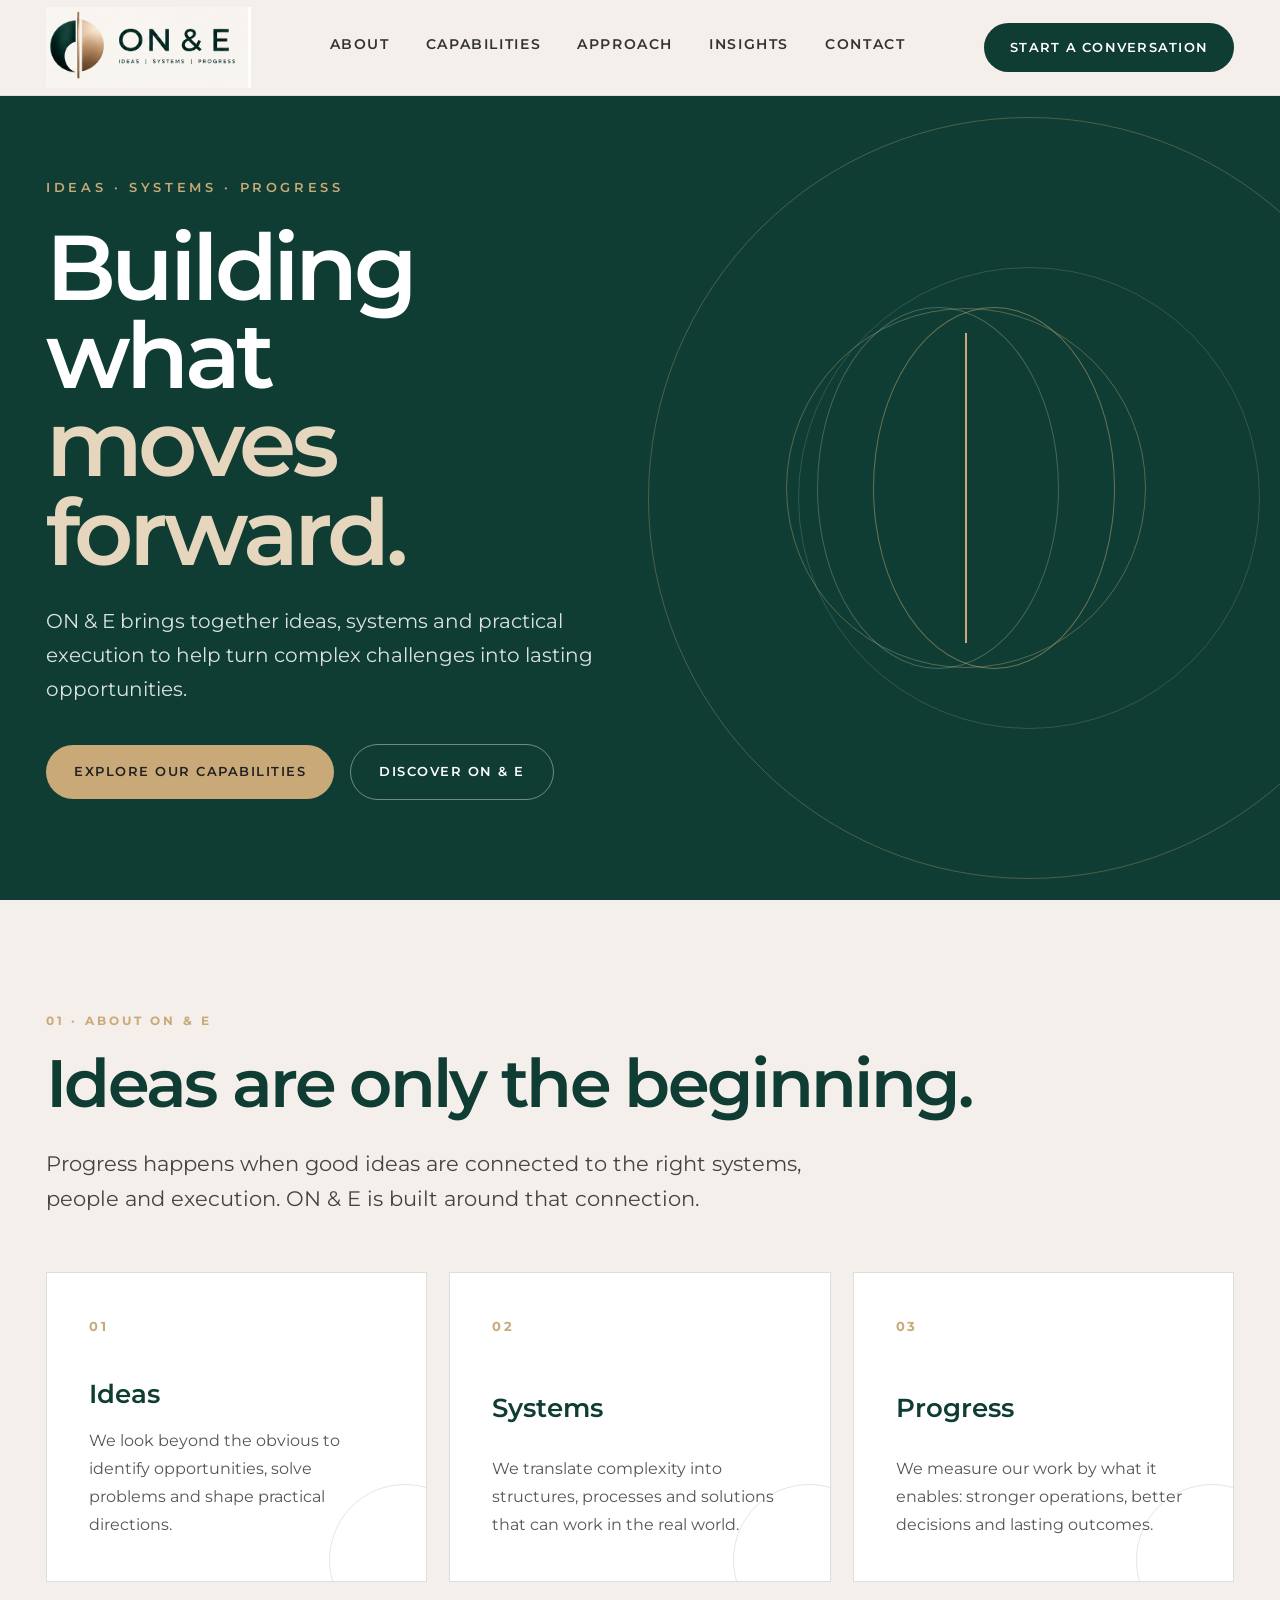
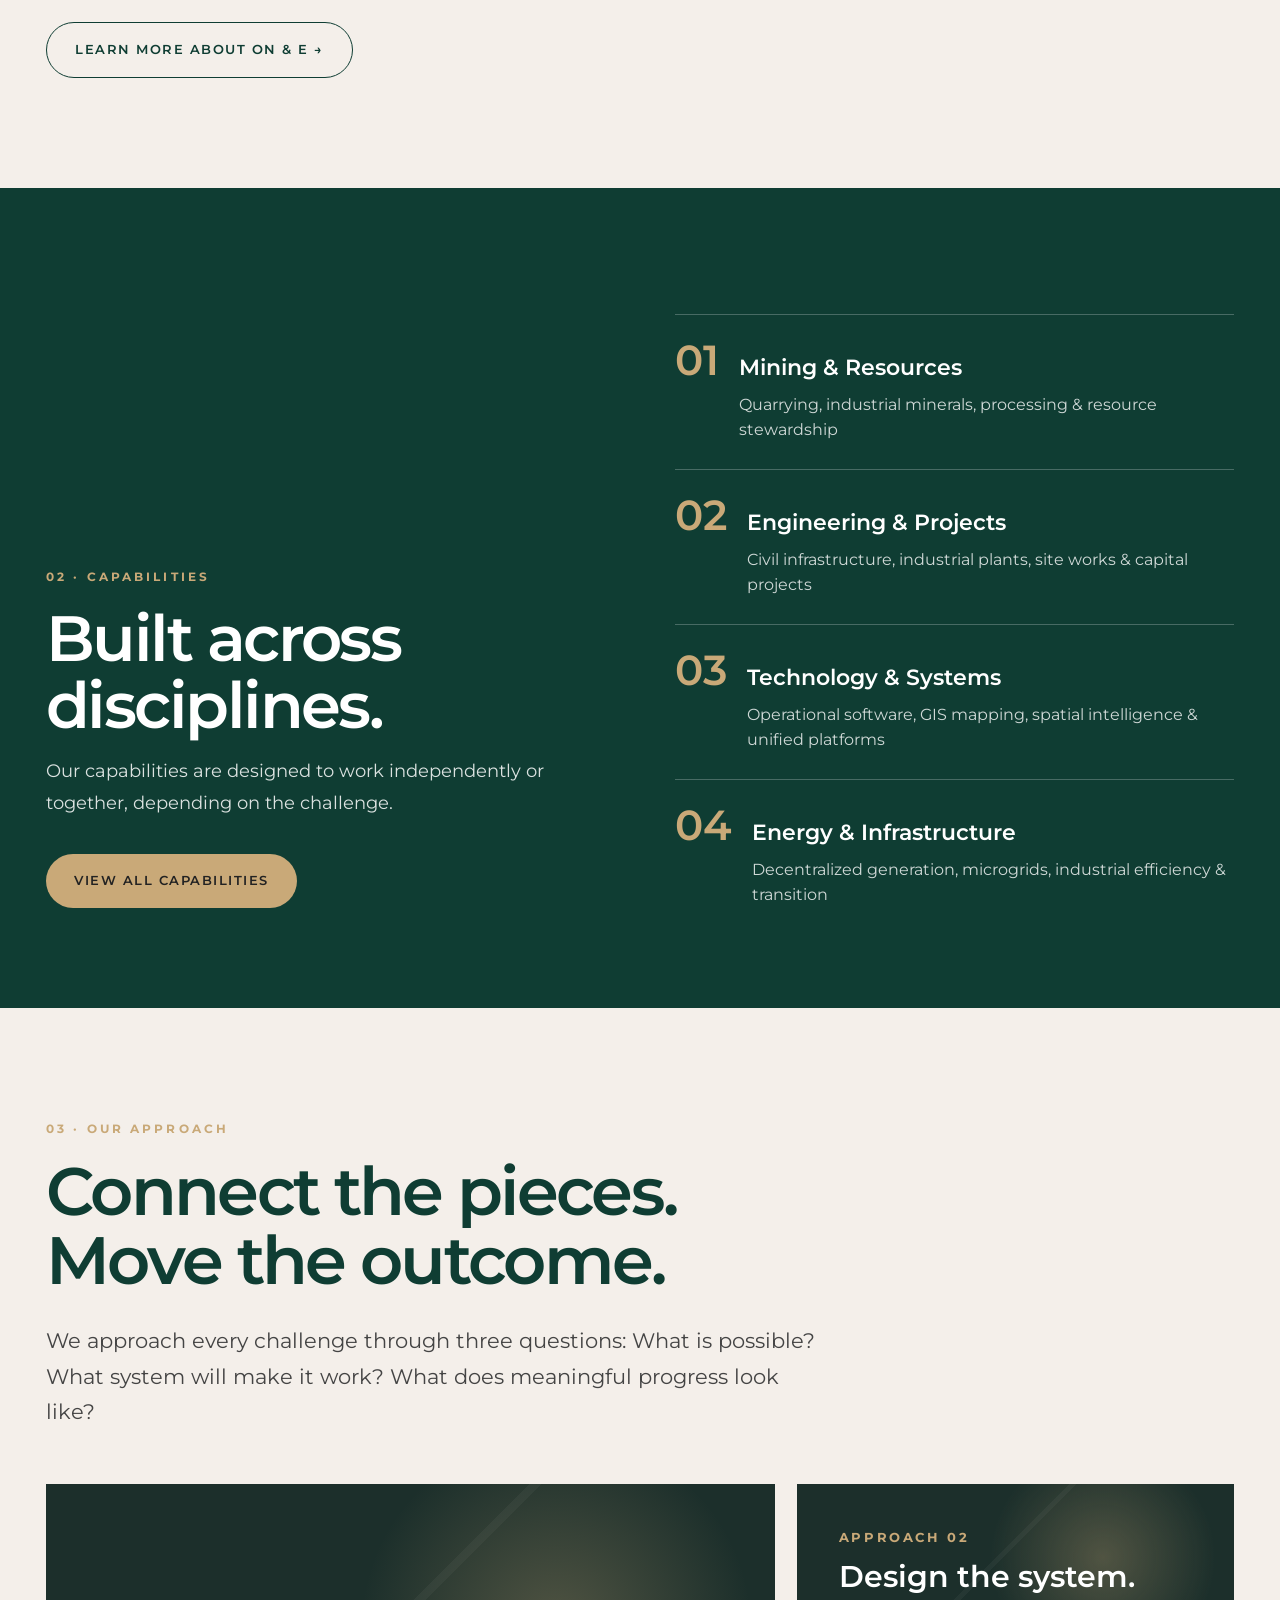
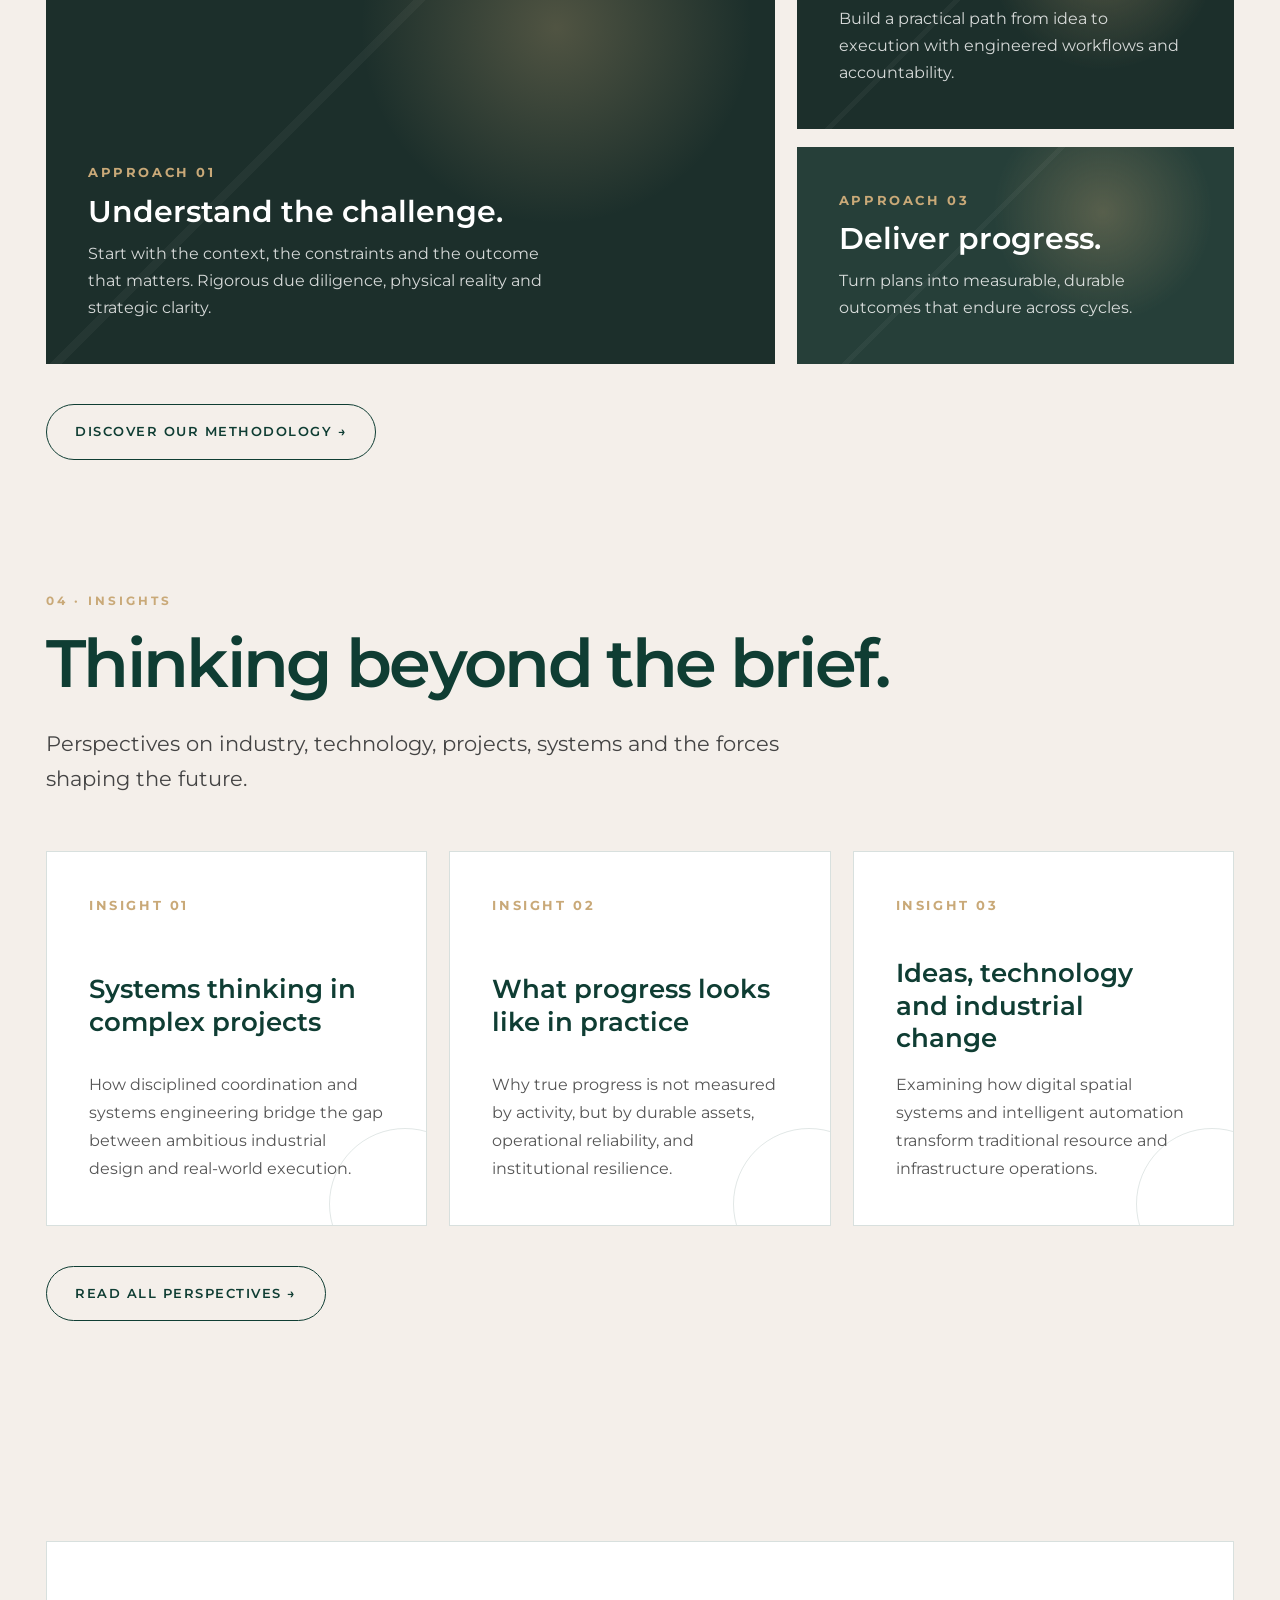
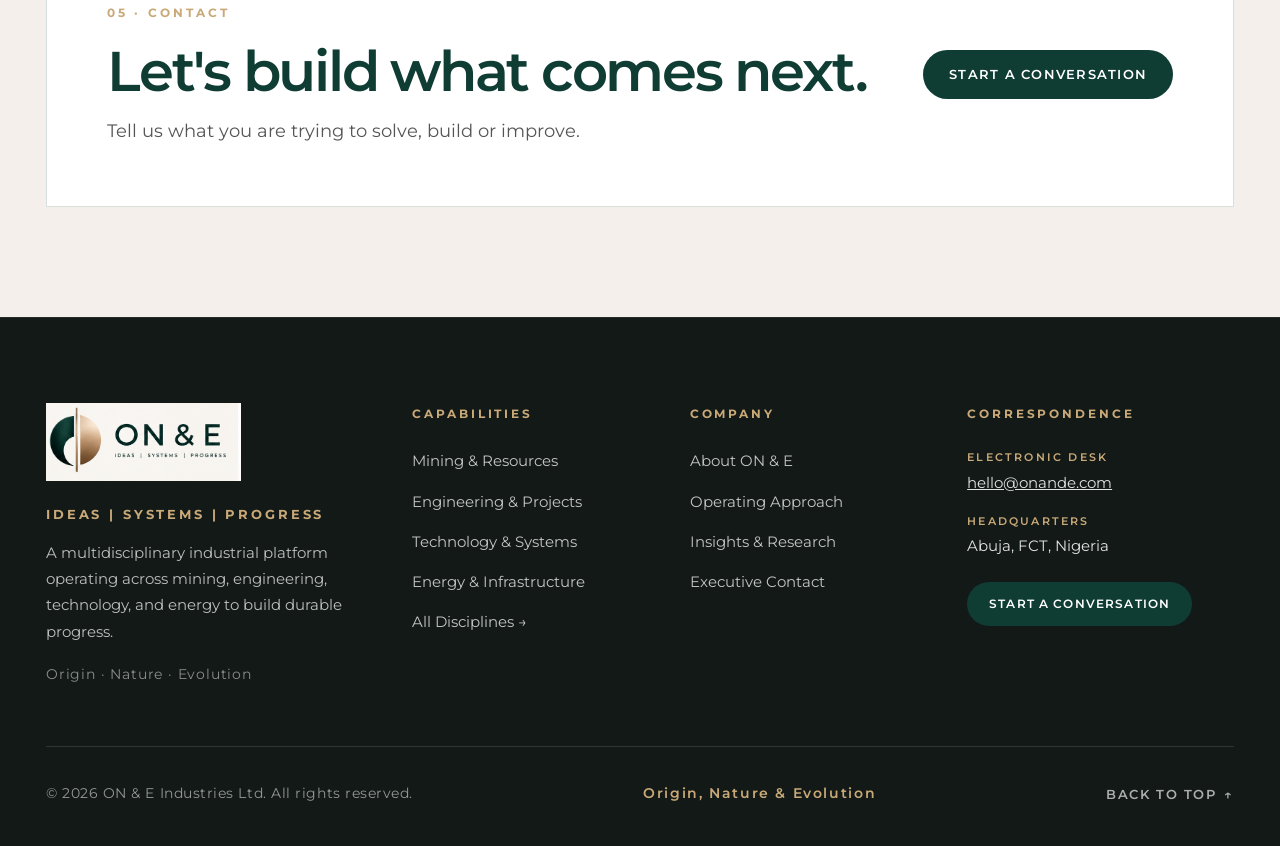
<file: public/index.html>
<!doctype html>
<html lang="en">
<head>
  <meta charset="utf-8">
  <meta name="viewport" content="width=device-width, initial-scale=1">
  <title>ON & E — Ideas | Systems | Progress</title>
  <meta name="description" content="ON & E — Ideas | Systems | Progress. A multidisciplinary company built around ideas, systems and progress.">
  <link rel="icon" type="image/svg+xml" href="favicon.svg">
  <link rel="stylesheet" href="css/styles.css">
</head>
<body>

  <!-- Navigation -->
  <header class="nav">
    <div class="wrap">
      <a href="index.html" aria-label="ON & E Home">
        <img class="logo" src="on-e-logo.png" alt="ON & E — Ideas | Systems | Progress">
      </a>
      <nav class="links" aria-label="Main Navigation">
        <a href="about.html">About</a>
        <a href="capabilities.html">Capabilities</a>
        <a href="approach.html">Approach</a>
        <a href="insights.html">Insights</a>
        <a href="contact.html">Contact</a>
      </nav>
      <a class="cta" href="contact.html">Start a conversation</a>
      <button class="mobile-toggle" id="mobile-toggle" aria-label="Toggle Navigation" aria-expanded="false">
        <svg width="24" height="24" viewBox="0 0 24 24" fill="none" stroke="currentColor" stroke-width="2">
          <path d="M4 6h16M4 12h16M4 18h16"/>
        </svg>
      </button>
    </div>
  </header>

  <!-- Mobile Drawer Menu -->
  <div class="mobile-menu" id="mobile-menu">
    <a href="index.html" class="active">Home</a>
    <a href="about.html">About</a>
    <a href="capabilities.html">Capabilities</a>
    <a href="approach.html">Approach</a>
    <a href="insights.html">Insights</a>
    <a href="contact.html">Contact</a>
  </div>

  <main>
    <!-- SECTION 1: HERO -->
    <section class="hero">
      <div class="wrap">
        <div>
          <div class="kicker">Ideas · Systems · Progress</div>
          <h1>Building what<br><span>moves forward.</span></h1>
          <p>ON &amp; E brings together ideas, systems and practical execution to help turn complex challenges into lasting opportunities.</p>
          <div class="hero-actions">
            <a class="btn primary" href="capabilities.html">Explore our capabilities</a>
            <a class="btn secondary" href="about.html">Discover ON &amp; E</a>
          </div>
        </div>
        <div class="hero-mark" aria-hidden="true">
          <div class="mark"><div class="divider"></div></div>
        </div>
      </div>
    </section>

    <!-- SECTION 2: ABOUT -->
    <section class="section" id="about">
      <div class="wrap">
        <div class="eyebrow">01 · About ON &amp; E</div>
        <h2>Ideas are only the beginning.</h2>
        <p class="lead">Progress happens when good ideas are connected to the right systems, people and execution. ON &amp; E is built around that connection.</p>
        <div class="grid3">
          <article class="card">
            <div class="num">01</div>
            <h3>Ideas</h3>
            <p>We look beyond the obvious to identify opportunities, solve problems and shape practical directions.</p>
          </article>
          <article class="card">
            <div class="num">02</div>
            <h3>Systems</h3>
            <p>We translate complexity into structures, processes and solutions that can work in the real world.</p>
          </article>
          <article class="card">
            <div class="num">03</div>
            <h3>Progress</h3>
            <p>We measure our work by what it enables: stronger operations, better decisions and lasting outcomes.</p>
          </article>
        </div>
        <div style="margin-top: 40px;">
          <a class="btn outline-green" href="about.html">Learn more about ON &amp; E &rarr;</a>
        </div>
      </div>
    </section>

    <!-- SECTION 3: CAPABILITIES -->
    <section class="band" id="capabilities">
      <div class="wrap grid">
        <div>
          <div class="eyebrow">02 · Capabilities</div>
          <h2>Built across disciplines.</h2>
          <p>Our capabilities are designed to work independently or together, depending on the challenge.</p>
          <div style="margin-top: 35px;">
            <a class="btn primary" href="capabilities.html">View all capabilities</a>
          </div>
        </div>
        <div>
          <a href="capabilities/mining-resources.html" class="stat">
            <strong>01</strong>
            <div>
              <div class="stat-title">Mining &amp; Resources</div>
              <div class="stat-desc">Quarrying, industrial minerals, processing &amp; resource stewardship</div>
            </div>
          </a>
          <a href="capabilities/engineering-projects.html" class="stat">
            <strong>02</strong>
            <div>
              <div class="stat-title">Engineering &amp; Projects</div>
              <div class="stat-desc">Civil infrastructure, industrial plants, site works &amp; capital projects</div>
            </div>
          </a>
          <a href="capabilities/technology-systems.html" class="stat">
            <strong>03</strong>
            <div>
              <div class="stat-title">Technology &amp; Systems</div>
              <div class="stat-desc">Operational software, GIS mapping, spatial intelligence &amp; unified platforms</div>
            </div>
          </a>
          <a href="capabilities/energy-infrastructure.html" class="stat">
            <strong>04</strong>
            <div>
              <div class="stat-title">Energy &amp; Infrastructure</div>
              <div class="stat-desc">Decentralized generation, microgrids, industrial efficiency &amp; transition</div>
            </div>
          </a>
        </div>
      </div>
    </section>

    <!-- SECTION 4: APPROACH -->
    <section class="section" id="approach">
      <div class="wrap">
        <div class="eyebrow">03 · Our approach</div>
        <h2>Connect the pieces.<br>Move the outcome.</h2>
        <p class="lead">We approach every challenge through three questions: What is possible? What system will make it work? What does meaningful progress look like?</p>
        <div class="projects">
          <div class="project">
            <div class="num">APPROACH 01</div>
            <h3>Understand the challenge.</h3>
            <p>Start with the context, the constraints and the outcome that matters. Rigorous due diligence, physical reality and strategic clarity.</p>
          </div>
          <div>
            <div class="project small">
              <div class="num">APPROACH 02</div>
              <h3>Design the system.</h3>
              <p>Build a practical path from idea to execution with engineered workflows and accountability.</p>
            </div>
            <div class="project small" style="margin-top: 18px;">
              <div class="num">APPROACH 03</div>
              <h3>Deliver progress.</h3>
              <p>Turn plans into measurable, durable outcomes that endure across cycles.</p>
            </div>
          </div>
        </div>
        <div style="margin-top: 40px;">
          <a class="btn outline-green" href="approach.html">Discover our methodology &rarr;</a>
        </div>
      </div>
    </section>

    <!-- SECTION 5: INSIGHTS -->
    <section class="section" id="insights" style="padding-top: 20px;">
      <div class="wrap">
        <div class="eyebrow">04 · Insights</div>
        <h2>Thinking beyond the brief.</h2>
        <p class="lead">Perspectives on industry, technology, projects, systems and the forces shaping the future.</p>
        <div class="grid3">
          <article class="card">
            <div class="num">INSIGHT 01</div>
            <h3>Systems thinking in complex projects</h3>
            <p>How disciplined coordination and systems engineering bridge the gap between ambitious industrial design and real-world execution.</p>
          </article>
          <article class="card">
            <div class="num">INSIGHT 02</div>
            <h3>What progress looks like in practice</h3>
            <p>Why true progress is not measured by activity, but by durable assets, operational reliability, and institutional resilience.</p>
          </article>
          <article class="card">
            <div class="num">INSIGHT 03</div>
            <h3>Ideas, technology and industrial change</h3>
            <p>Examining how digital spatial systems and intelligent automation transform traditional resource and infrastructure operations.</p>
          </article>
        </div>
        <div style="margin-top: 40px;">
          <a class="btn outline-green" href="insights.html">Read all perspectives &rarr;</a>
        </div>
      </div>
    </section>

    <!-- SECTION 6: CONTACT -->
    <section class="contact" id="contact">
      <div class="wrap">
        <div class="contactbox">
          <div>
            <div class="eyebrow">05 · Contact</div>
            <h2>Let's build what comes next.</h2>
            <p>Tell us what you are trying to solve, build or improve.</p>
          </div>
          <a class="cta" href="contact.html">Start a conversation</a>
        </div>
      </div>
    </section>
  </main>

  <!-- FOOTER -->
  <footer class="footer">
    <div class="wrap">
      <div class="footer-top">
        <!-- Column 1: Brand & Narrative -->
        <div class="footer-brand">
          <a href="index.html" aria-label="ON & E Home">
            <img class="footer-logo" src="on-e-logo.png" alt="ON & E Logo">
          </a>
          <div class="footer-tagline">IDEAS | SYSTEMS | PROGRESS</div>
          <p class="footer-bio">
            A multidisciplinary industrial platform operating across mining, engineering, technology, and energy to build durable progress.
          </p>
          <div class="footer-spoken">Origin · Nature · Evolution</div>
        </div>

        <!-- Column 2: Capabilities -->
        <div>
          <div class="footer-heading">Capabilities</div>
          <div class="footer-nav">
            <a href="capabilities/mining-resources.html">Mining &amp; Resources</a>
            <a href="capabilities/engineering-projects.html">Engineering &amp; Projects</a>
            <a href="capabilities/technology-systems.html">Technology &amp; Systems</a>
            <a href="capabilities/energy-infrastructure.html">Energy &amp; Infrastructure</a>
            <a href="capabilities.html">All Disciplines &rarr;</a>
          </div>
        </div>

        <!-- Column 3: Company & Approach -->
        <div>
          <div class="footer-heading">Company</div>
          <div class="footer-nav">
            <a href="about.html">About ON &amp; E</a>
            <a href="approach.html">Operating Approach</a>
            <a href="insights.html">Insights &amp; Research</a>
            <a href="contact.html">Executive Contact</a>
          </div>
        </div>

        <!-- Column 4: Correspondence & Inquiries -->
        <div>
          <div class="footer-heading">Correspondence</div>
          <div class="footer-contact-item">
            <div class="footer-contact-label">Electronic Desk</div>
            <div class="footer-contact-val"><a href="mailto:hello@onande.com">hello@onande.com</a></div>
          </div>
          <div class="footer-contact-item">
            <div class="footer-contact-label">Headquarters</div>
            <div class="footer-contact-val">Abuja, FCT, Nigeria</div>
          </div>
          <div style="margin-top: 24px;">
            <a class="cta" href="contact.html" style="font-size: 11.5px; padding: 12px 22px;">Start a conversation</a>
          </div>
        </div>
      </div>

      <!-- Footer Bottom -->
      <div class="footer-bottom">
        <div class="footer-copy">&copy; 2026 ON &amp; E Industries Ltd. All rights reserved.</div>
        <div class="footer-meaning">Origin, Nature &amp; Evolution</div>
        <a href="#" class="footer-backtop" aria-label="Back to top">
          <span>Back to Top</span> &uarr;
        </a>
      </div>
    </div>
  </footer>

  <script src="js/main.js"></script>
</body>
</html>
</file>
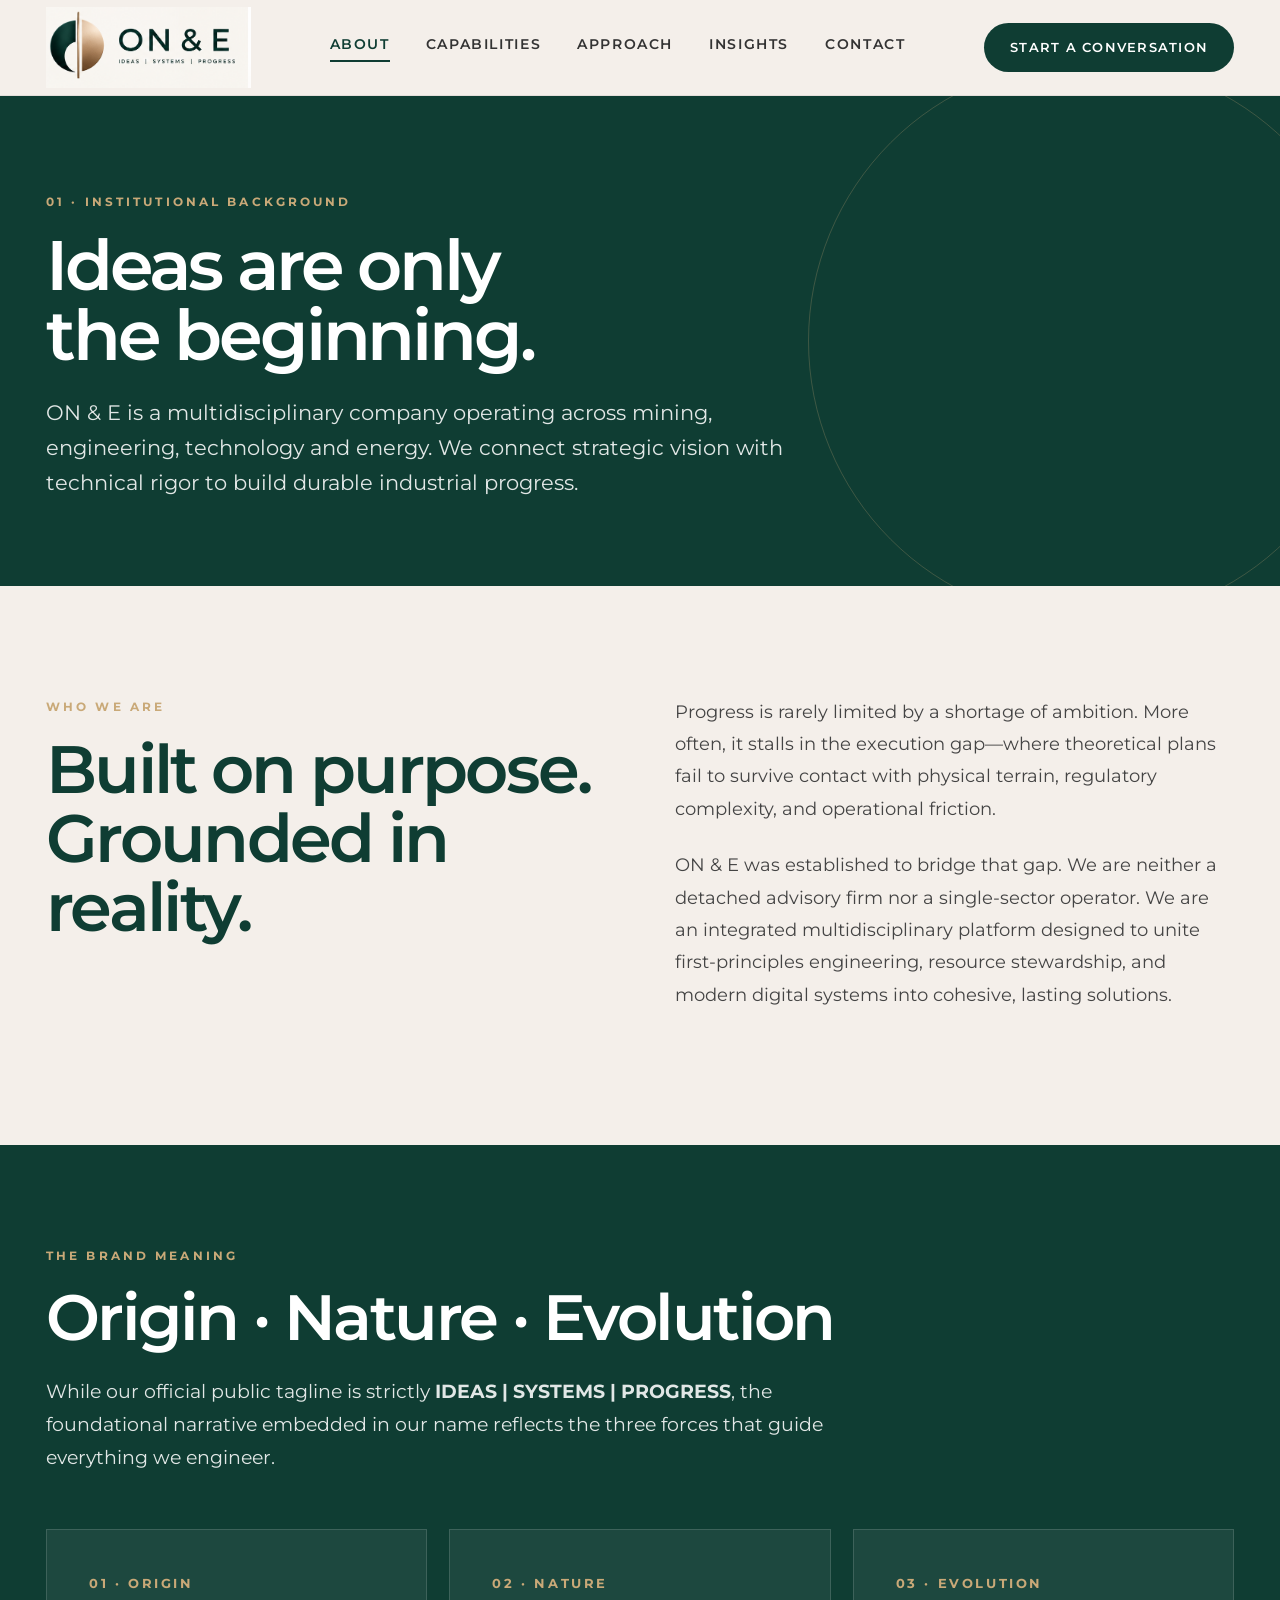
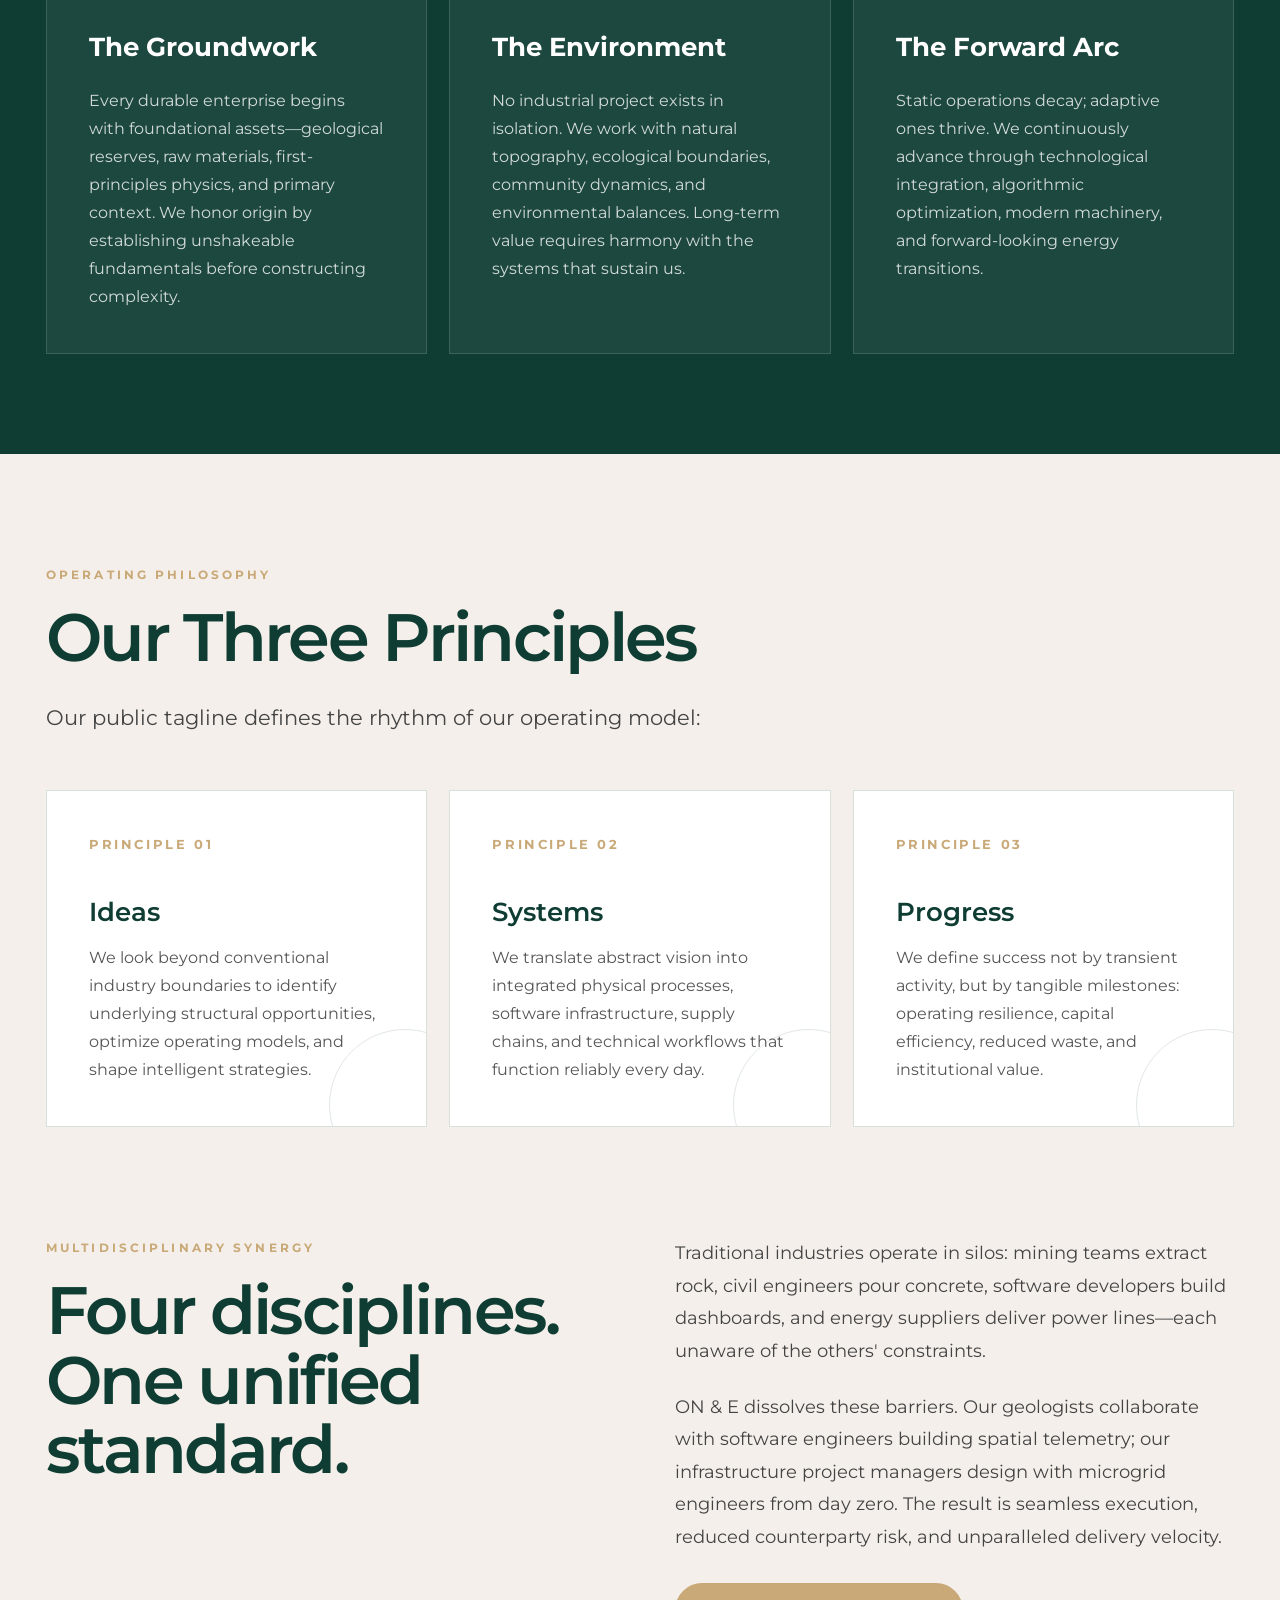
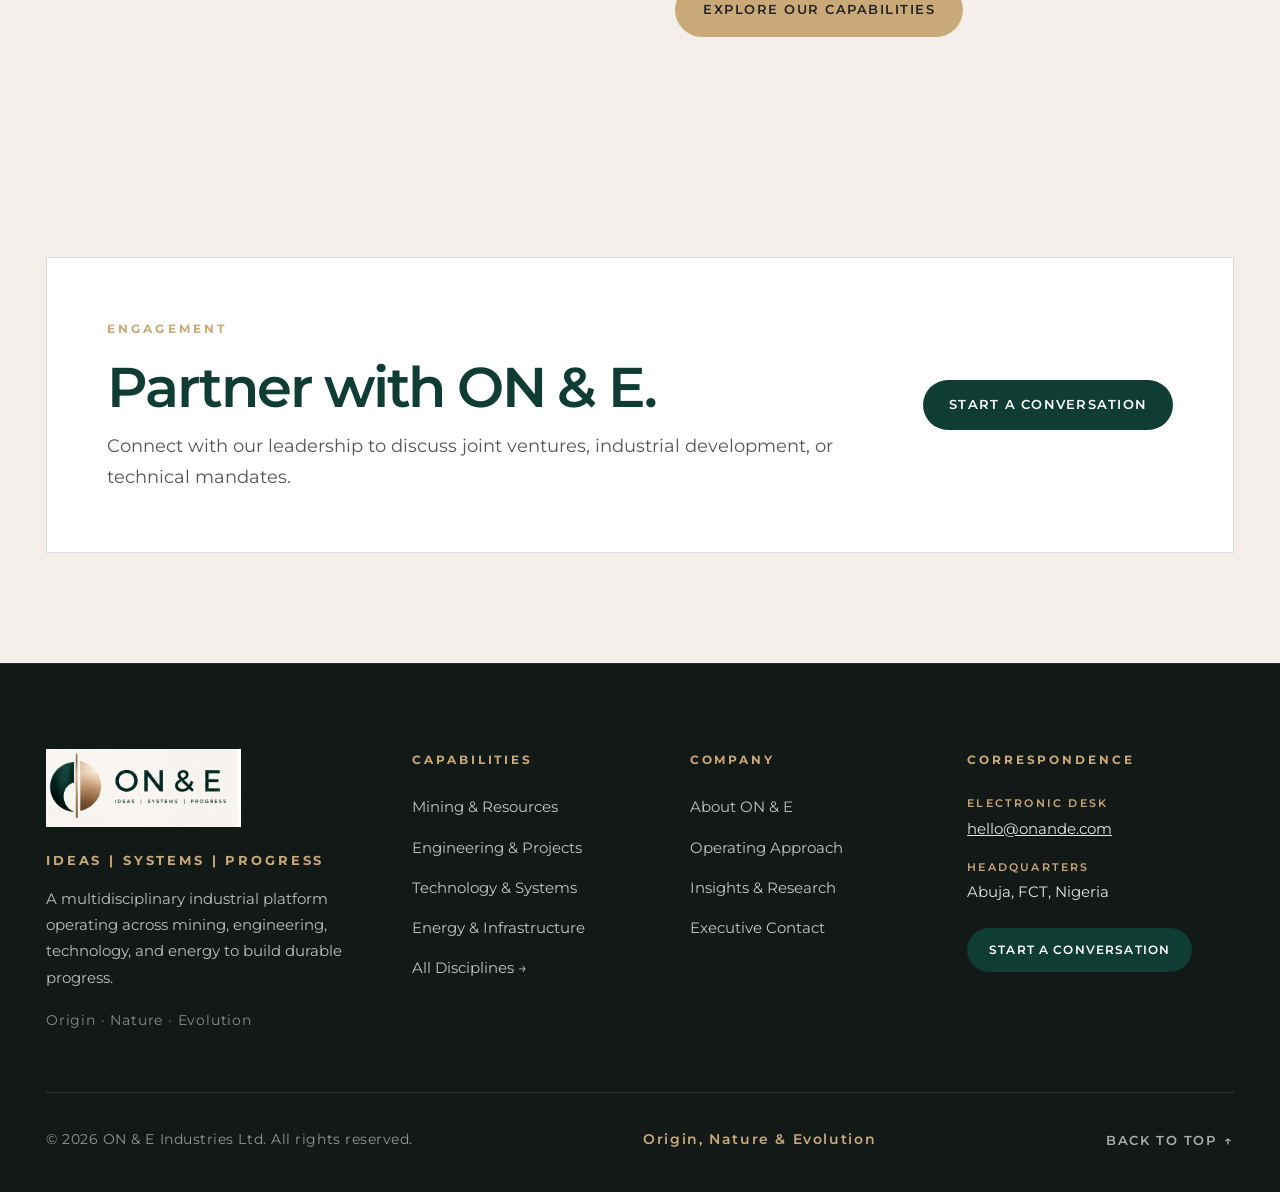
<file: public/about.html>
﻿<!doctype html>
<html lang="en">
<head>
  <meta charset="utf-8">
  <meta name="viewport" content="width=device-width, initial-scale=1">
  <title>About ON & E — Ideas | Systems | Progress</title>
  <meta name="description" content="Discover ON & E. A multidisciplinary company built around ideas, systems and progress, rooted in Origin, Nature and Evolution.">
  <link rel="icon" type="image/svg+xml" href="favicon.svg">
  <link rel="stylesheet" href="css/styles.css">
</head>
<body>

  <!-- Navigation -->
  <header class="nav">
    <div class="wrap">
      <a href="index.html" aria-label="ON & E Home">
        <img class="logo" src="on-e-logo.png" alt="ON & E — Ideas | Systems | Progress">
      </a>
      <nav class="links" aria-label="Main Navigation">
        <a href="about.html" class="active">About</a>
        <a href="capabilities.html">Capabilities</a>
        <a href="approach.html">Approach</a>
        <a href="insights.html">Insights</a>
        <a href="contact.html">Contact</a>
      </nav>
      <a class="cta" href="contact.html">Start a conversation</a>
      <button class="mobile-toggle" id="mobile-toggle" aria-label="Toggle Navigation" aria-expanded="false">
        <svg width="24" height="24" viewBox="0 0 24 24" fill="none" stroke="currentColor" stroke-width="2">
          <path d="M4 6h16M4 12h16M4 18h16"/>
        </svg>
      </button>
    </div>
  </header>

  <!-- Mobile Drawer Menu -->
  <div class="mobile-menu" id="mobile-menu">
    <a href="index.html">Home</a>
    <a href="about.html" class="active">About</a>
    <a href="capabilities.html">Capabilities</a>
    <a href="approach.html">Approach</a>
    <a href="insights.html">Insights</a>
    <a href="contact.html">Contact</a>
  </div>

  <main>
    <!-- PAGE HERO -->
    <section class="page-hero-clean">
      <div class="wrap">
        <div class="eyebrow" style="color: var(--bronze);">01 · Institutional Background</div>
        <h1>Ideas are only<br>the beginning.</h1>
        <p>
          ON &amp; E is a multidisciplinary company operating across mining, engineering, technology and energy. We connect strategic vision with technical rigor to build durable industrial progress.
        </p>
      </div>
    </section>

    <!-- SECTION: WHO WE ARE -->
    <section class="section">
      <div class="wrap">
        <div class="grid2">
          <div>
            <div class="eyebrow">Who We Are</div>
            <h2>Built on purpose.<br>Grounded in reality.</h2>
          </div>
          <div>
            <p class="body-para">
              Progress is rarely limited by a shortage of ambition. More often, it stalls in the execution gap—where theoretical plans fail to survive contact with physical terrain, regulatory complexity, and operational friction.
            </p>
            <p class="body-para">
              ON &amp; E was established to bridge that gap. We are neither a detached advisory firm nor a single-sector operator. We are an integrated multidisciplinary platform designed to unite first-principles engineering, resource stewardship, and modern digital systems into cohesive, lasting solutions.
            </p>
          </div>
        </div>
      </div>
    </section>

    <!-- SECTION: NAME MEANING (ORIGIN, NATURE, EVOLUTION) -->
    <section class="band">
      <div class="wrap">
        <div class="eyebrow" style="color: var(--bronze);">The Brand Meaning</div>
        <h2 style="margin-bottom: 24px;">Origin · Nature · Evolution</h2>
        <p style="max-width: 820px; font-size: 19px; line-height: 1.75; color: rgba(255,255,255,0.88); margin-bottom: 55px;">
          While our official public tagline is strictly <strong>IDEAS | SYSTEMS | PROGRESS</strong>, the foundational narrative embedded in our name reflects the three forces that guide everything we engineer.
        </p>

        <div class="grid3" style="margin-top: 0;">
          <div style="background: rgba(255,255,255,0.06); border: 1px solid rgba(255,255,255,0.14); padding: 42px;">
            <div class="num" style="color: var(--bronze);">01 · Origin</div>
            <h3 style="font-size: 26px; color: white; margin: 30px 0 16px;">The Groundwork</h3>
            <p style="font-size: 16px; line-height: 1.75; color: rgba(255,255,255,0.8); margin: 0;">
              Every durable enterprise begins with foundational assets—geological reserves, raw materials, first-principles physics, and primary context. We honor origin by establishing unshakeable fundamentals before constructing complexity.
            </p>
          </div>

          <div style="background: rgba(255,255,255,0.06); border: 1px solid rgba(255,255,255,0.14); padding: 42px;">
            <div class="num" style="color: var(--bronze);">02 · Nature</div>
            <h3 style="font-size: 26px; color: white; margin: 30px 0 16px;">The Environment</h3>
            <p style="font-size: 16px; line-height: 1.75; color: rgba(255,255,255,0.8); margin: 0;">
              No industrial project exists in isolation. We work with natural topography, ecological boundaries, community dynamics, and environmental balances. Long-term value requires harmony with the systems that sustain us.
            </p>
          </div>

          <div style="background: rgba(255,255,255,0.06); border: 1px solid rgba(255,255,255,0.14); padding: 42px;">
            <div class="num" style="color: var(--bronze);">03 · Evolution</div>
            <h3 style="font-size: 26px; color: white; margin: 30px 0 16px;">The Forward Arc</h3>
            <p style="font-size: 16px; line-height: 1.75; color: rgba(255,255,255,0.8); margin: 0;">
              Static operations decay; adaptive ones thrive. We continuously advance through technological integration, algorithmic optimization, modern machinery, and forward-looking energy transitions.
            </p>
          </div>
        </div>
      </div>
    </section>

    <!-- SECTION: CORE PILLARS (IDEAS, SYSTEMS, PROGRESS) -->
    <section class="section">
      <div class="wrap">
        <div class="eyebrow">Operating Philosophy</div>
        <h2>Our Three Principles</h2>
        <p class="lead">
          Our public tagline defines the rhythm of our operating model:
        </p>

        <div class="grid3">
          <article class="card">
            <div class="num">PRINCIPLE 01</div>
            <h3>Ideas</h3>
            <p>
              We look beyond conventional industry boundaries to identify underlying structural opportunities, optimize operating models, and shape intelligent strategies.
            </p>
          </article>
          <article class="card">
            <div class="num">PRINCIPLE 02</div>
            <h3>Systems</h3>
            <p>
              We translate abstract vision into integrated physical processes, software infrastructure, supply chains, and technical workflows that function reliably every day.
            </p>
          </article>
          <article class="card">
            <div class="num">PRINCIPLE 03</div>
            <h3>Progress</h3>
            <p>
              We define success not by transient activity, but by tangible milestones: operating resilience, capital efficiency, reduced waste, and institutional value.
            </p>
          </article>
        </div>
      </div>
    </section>

    <!-- SECTION: GOVERNANCE & INTEGRATION -->
    <section class="section" style="padding-top: 0;">
      <div class="wrap">
        <div class="grid2">
          <div>
            <div class="eyebrow">Multidisciplinary Synergy</div>
            <h2>Four disciplines.<br>One unified standard.</h2>
          </div>
          <div>
            <p class="body-para">
              Traditional industries operate in silos: mining teams extract rock, civil engineers pour concrete, software developers build dashboards, and energy suppliers deliver power lines—each unaware of the others' constraints.
            </p>
            <p class="body-para">
              ON &amp; E dissolves these barriers. Our geologists collaborate with software engineers building spatial telemetry; our infrastructure project managers design with microgrid engineers from day zero. The result is seamless execution, reduced counterparty risk, and unparalleled delivery velocity.
            </p>
            <div style="margin-top: 30px;">
              <a class="btn primary" href="capabilities.html">Explore our capabilities</a>
            </div>
          </div>
        </div>
      </div>
    </section>

    <!-- CONTACT STRIP -->
    <section class="contact">
      <div class="wrap">
        <div class="contactbox">
          <div>
            <div class="eyebrow">Engagement</div>
            <h2>Partner with ON & E.</h2>
            <p>Connect with our leadership to discuss joint ventures, industrial development, or technical mandates.</p>
          </div>
          <a class="cta" href="contact.html">Start a conversation</a>
        </div>
      </div>
    </section>
  </main>

  <!-- FOOTER -->
  <footer class="footer">
    <div class="wrap">
      <div class="footer-top">
        <!-- Column 1: Brand & Narrative -->
        <div class="footer-brand">
          <a href="index.html" aria-label="ON & E Home">
            <img class="footer-logo" src="on-e-logo.png" alt="ON & E Logo">
          </a>
          <div class="footer-tagline">IDEAS | SYSTEMS | PROGRESS</div>
          <p class="footer-bio">
            A multidisciplinary industrial platform operating across mining, engineering, technology, and energy to build durable progress.
          </p>
          <div class="footer-spoken">Origin · Nature · Evolution</div>
        </div>

        <!-- Column 2: Capabilities -->
        <div>
          <div class="footer-heading">Capabilities</div>
          <div class="footer-nav">
            <a href="capabilities/mining-resources.html">Mining &amp; Resources</a>
            <a href="capabilities/engineering-projects.html">Engineering &amp; Projects</a>
            <a href="capabilities/technology-systems.html">Technology &amp; Systems</a>
            <a href="capabilities/energy-infrastructure.html">Energy &amp; Infrastructure</a>
            <a href="capabilities.html">All Disciplines &rarr;</a>
          </div>
        </div>

        <!-- Column 3: Company & Approach -->
        <div>
          <div class="footer-heading">Company</div>
          <div class="footer-nav">
            <a href="about.html">About ON &amp; E</a>
            <a href="approach.html">Operating Approach</a>
            <a href="insights.html">Insights &amp; Research</a>
            <a href="contact.html">Executive Contact</a>
          </div>
        </div>

        <!-- Column 4: Correspondence & Inquiries -->
        <div>
          <div class="footer-heading">Correspondence</div>
          <div class="footer-contact-item">
            <div class="footer-contact-label">Electronic Desk</div>
            <div class="footer-contact-val"><a href="mailto:hello@onande.com">hello@onande.com</a></div>
          </div>
          <div class="footer-contact-item">
            <div class="footer-contact-label">Headquarters</div>
            <div class="footer-contact-val">Abuja, FCT, Nigeria</div>
          </div>
          <div style="margin-top: 24px;">
            <a class="cta" href="contact.html" style="font-size: 11.5px; padding: 12px 22px;">Start a conversation</a>
          </div>
        </div>
      </div>

      <!-- Footer Bottom -->
      <div class="footer-bottom">
        <div class="footer-copy">&copy; 2026 ON &amp; E Industries Ltd. All rights reserved.</div>
        <div class="footer-meaning">Origin, Nature &amp; Evolution</div>
        <a href="#" class="footer-backtop" aria-label="Back to top">
          <span>Back to Top</span> &uarr;
        </a>
      </div>
    </div>
  </footer>

  <script src="js/main.js"></script>
</body>
</html>
</file>
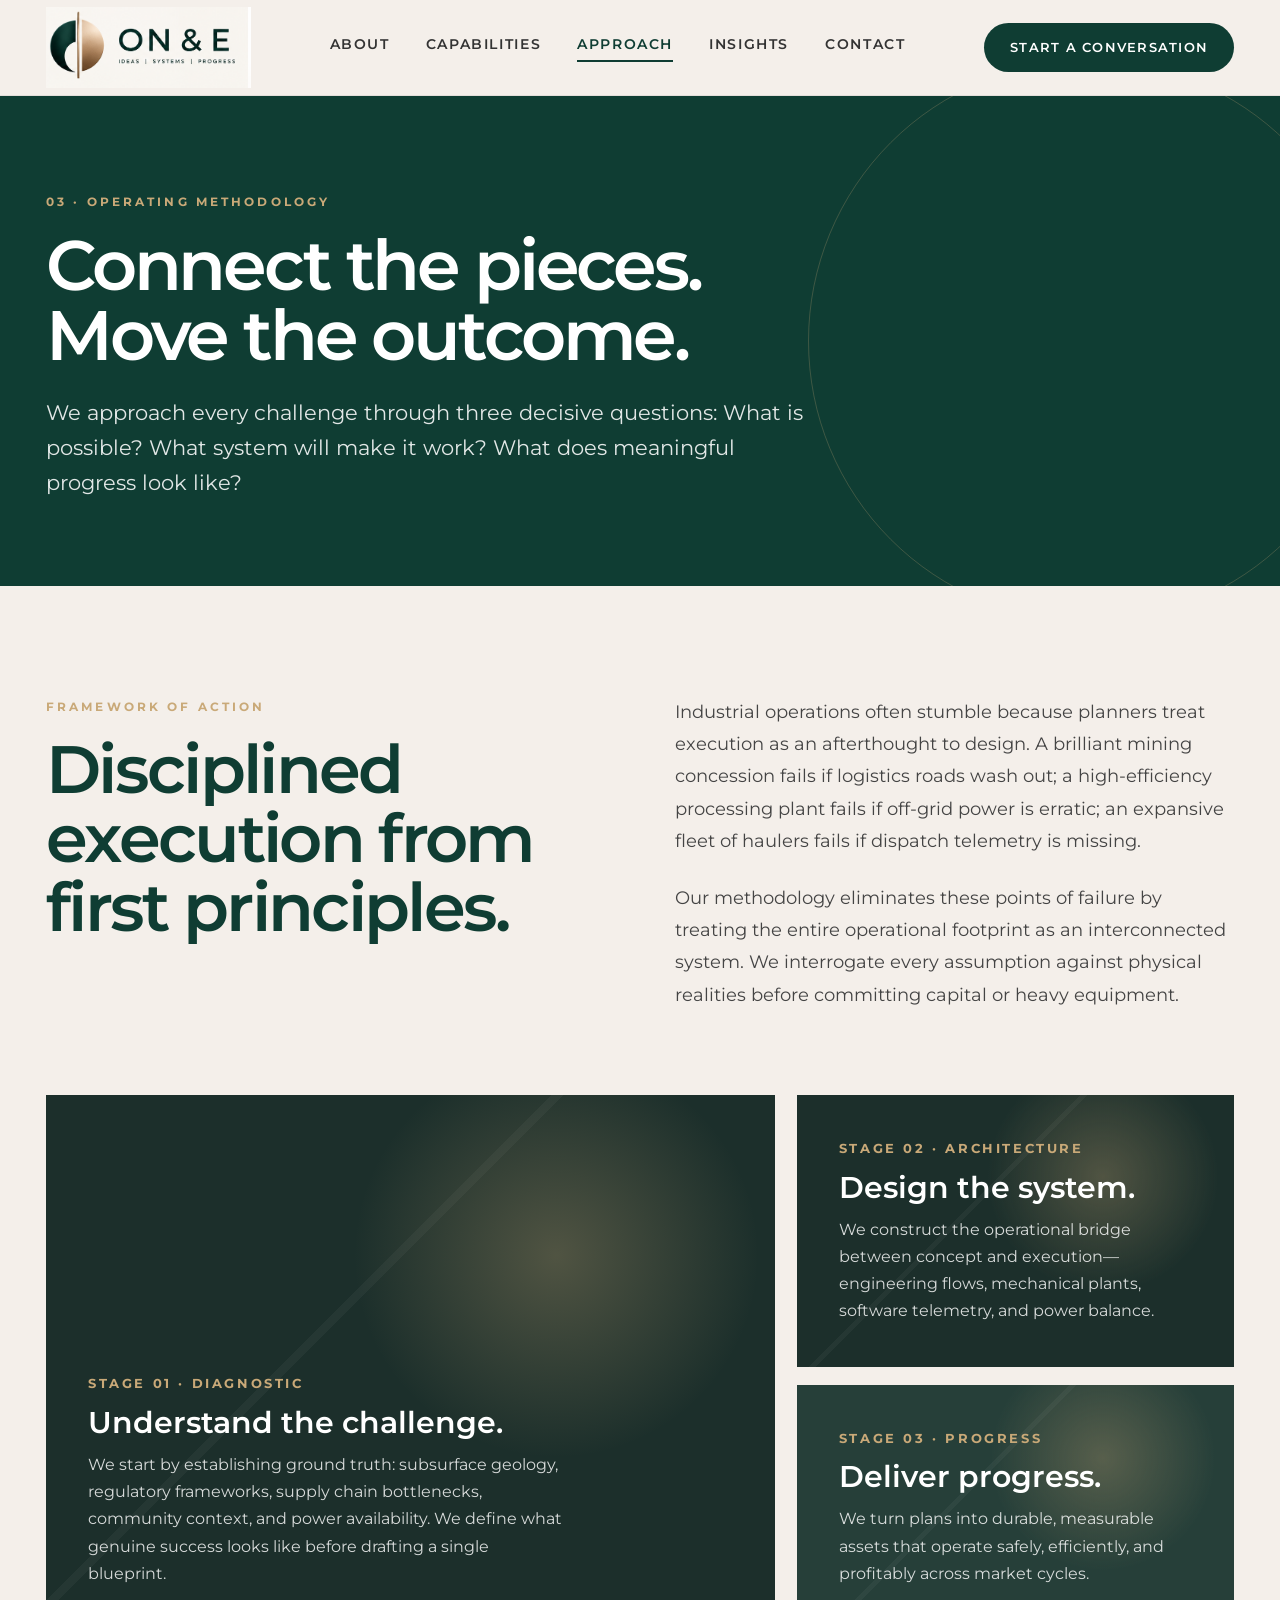
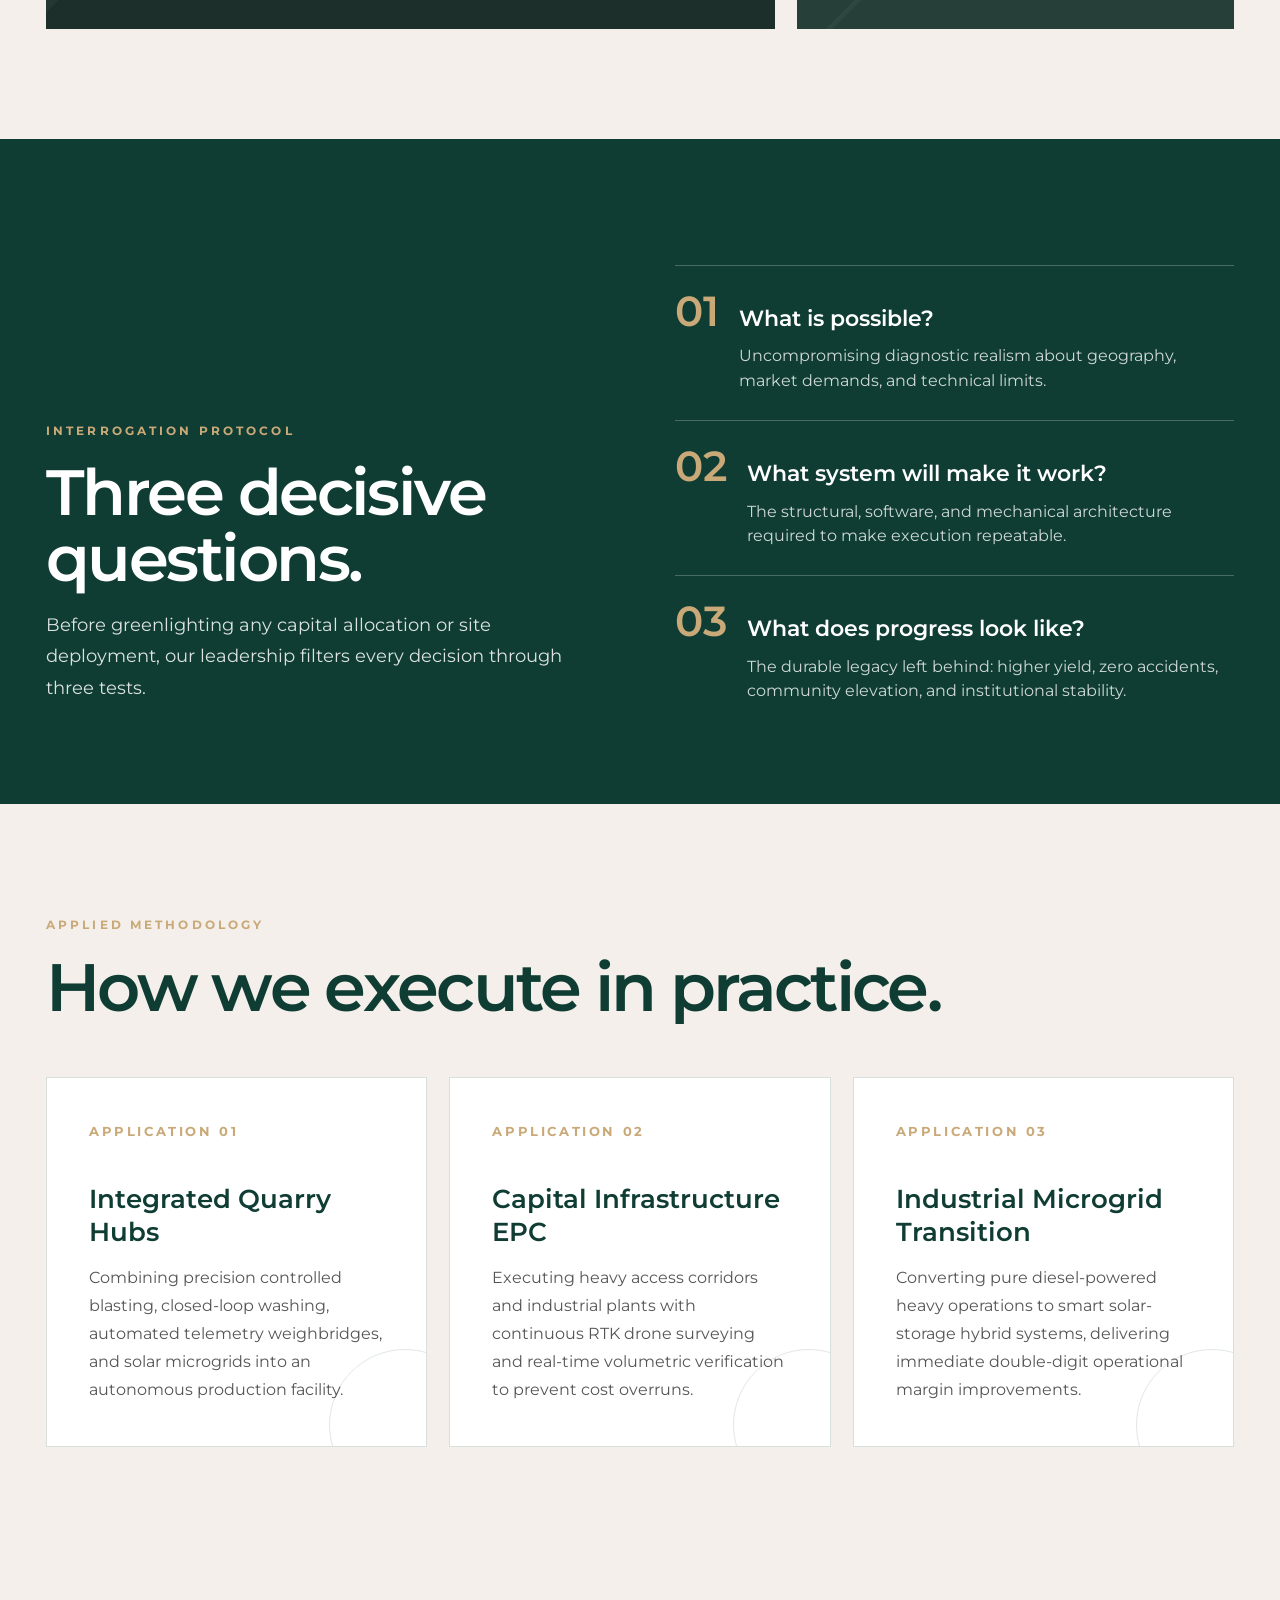
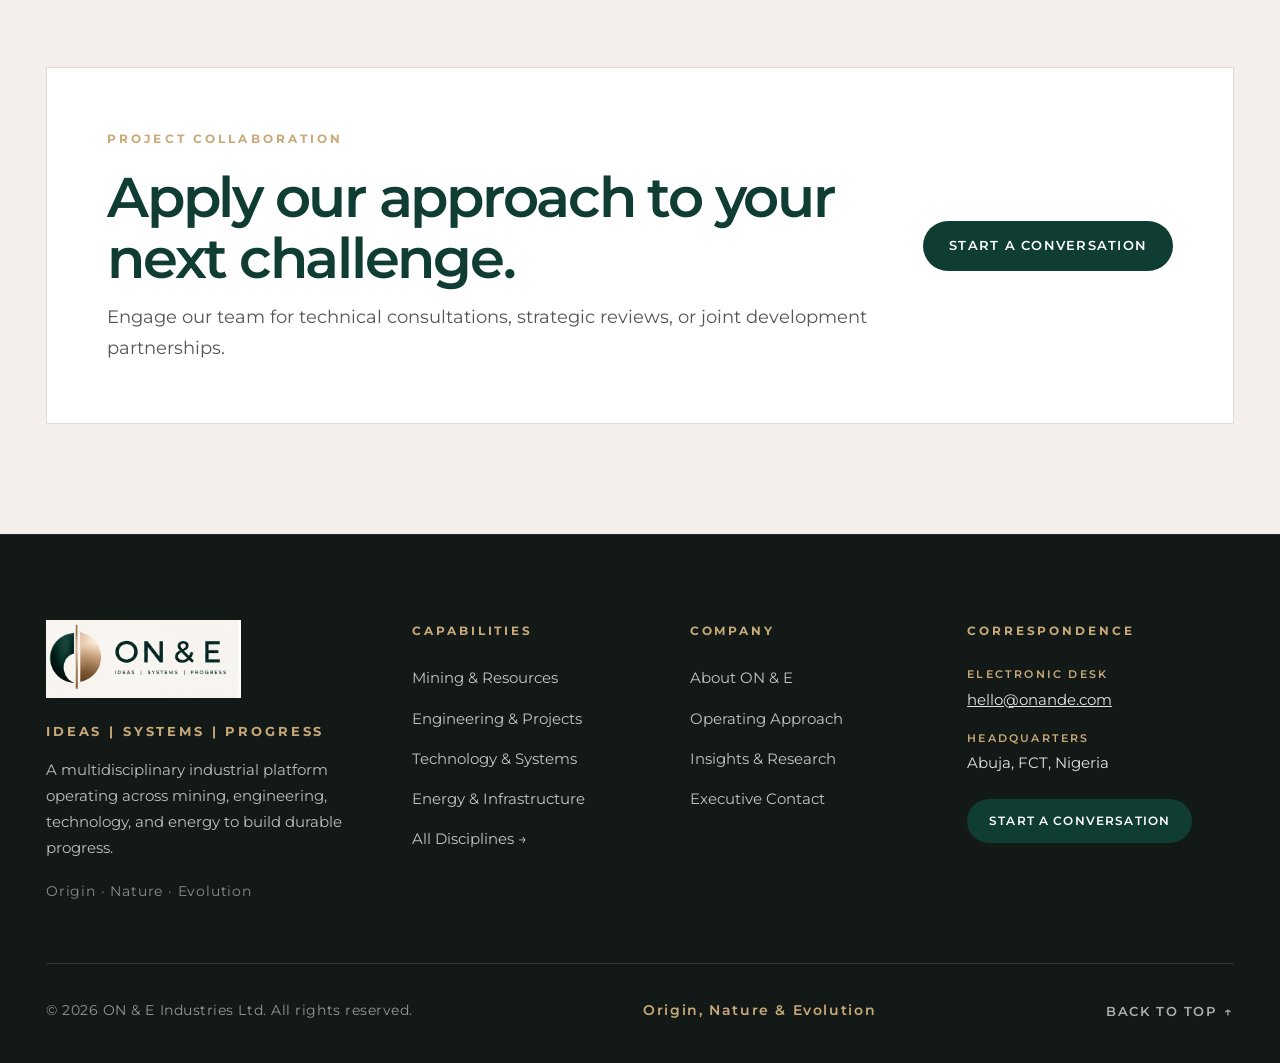
<file: public/approach.html>
﻿<!doctype html>
<html lang="en">
<head>
  <meta charset="utf-8">
  <meta name="viewport" content="width=device-width, initial-scale=1">
  <title>Our Approach — ON & E | Ideas | Systems | Progress</title>
  <meta name="description" content="Discover how ON & E solves complex industrial challenges: Connect the pieces. Move the outcome. A disciplined three-step execution framework.">
  <link rel="icon" type="image/svg+xml" href="favicon.svg">
  <link rel="stylesheet" href="css/styles.css">
</head>
<body>

  <!-- Navigation -->
  <header class="nav">
    <div class="wrap">
      <a href="index.html" aria-label="ON & E Home">
        <img class="logo" src="on-e-logo.png" alt="ON & E — Ideas | Systems | Progress">
      </a>
      <nav class="links" aria-label="Main Navigation">
        <a href="about.html">About</a>
        <a href="capabilities.html">Capabilities</a>
        <a href="approach.html" class="active">Approach</a>
        <a href="insights.html">Insights</a>
        <a href="contact.html">Contact</a>
      </nav>
      <a class="cta" href="contact.html">Start a conversation</a>
      <button class="mobile-toggle" id="mobile-toggle" aria-label="Toggle Navigation" aria-expanded="false">
        <svg width="24" height="24" viewBox="0 0 24 24" fill="none" stroke="currentColor" stroke-width="2">
          <path d="M4 6h16M4 12h16M4 18h16"/>
        </svg>
      </button>
    </div>
  </header>

  <!-- Mobile Drawer Menu -->
  <div class="mobile-menu" id="mobile-menu">
    <a href="index.html">Home</a>
    <a href="about.html">About</a>
    <a href="capabilities.html">Capabilities</a>
    <a href="approach.html" class="active">Approach</a>
    <a href="insights.html">Insights</a>
    <a href="contact.html">Contact</a>
  </div>

  <main>
    <!-- PAGE HERO -->
    <section class="page-hero-clean">
      <div class="wrap">
        <div class="eyebrow" style="color: var(--bronze);">03 · Operating Methodology</div>
        <h1>Connect the pieces.<br>Move the outcome.</h1>
        <p>
          We approach every challenge through three decisive questions: What is possible? What system will make it work? What does meaningful progress look like?
        </p>
      </div>
    </section>

    <!-- SECTION: METHODOLOGY NARRATIVE -->
    <section class="section">
      <div class="wrap">
        <div class="grid2">
          <div>
            <div class="eyebrow">Framework of Action</div>
            <h2>Disciplined execution from first principles.</h2>
          </div>
          <div>
            <p class="body-para">
              Industrial operations often stumble because planners treat execution as an afterthought to design. A brilliant mining concession fails if logistics roads wash out; a high-efficiency processing plant fails if off-grid power is erratic; an expansive fleet of haulers fails if dispatch telemetry is missing.
            </p>
            <p class="body-para">
              Our methodology eliminates these points of failure by treating the entire operational footprint as an interconnected system. We interrogate every assumption against physical realities before committing capital or heavy equipment.
            </p>
          </div>
        </div>

        <!-- ASYMMETRIC APPROACH CARDS -->
        <div class="projects" style="margin-top: 60px;">
          <div class="project">
            <div class="num">STAGE 01 · DIAGNOSTIC</div>
            <h3>Understand the challenge.</h3>
            <p>
              We start by establishing ground truth: subsurface geology, regulatory frameworks, supply chain bottlenecks, community context, and power availability. We define what genuine success looks like before drafting a single blueprint.
            </p>
          </div>
          <div>
            <div class="project small">
              <div class="num">STAGE 02 · ARCHITECTURE</div>
              <h3>Design the system.</h3>
              <p>
                We construct the operational bridge between concept and execution—engineering flows, mechanical plants, software telemetry, and power balance.
              </p>
            </div>
            <div class="project small" style="margin-top: 18px;">
              <div class="num">STAGE 03 · PROGRESS</div>
              <h3>Deliver progress.</h3>
              <p>
                We turn plans into durable, measurable assets that operate safely, efficiently, and profitably across market cycles.
              </p>
            </div>
          </div>
        </div>
      </div>
    </section>

    <!-- BAND: THREE GUIDING QUESTIONS -->
    <section class="band">
      <div class="wrap grid">
        <div>
          <div class="eyebrow">Interrogation Protocol</div>
          <h2>Three decisive questions.</h2>
          <p>
            Before greenlighting any capital allocation or site deployment, our leadership filters every decision through three tests.
          </p>
        </div>
        <div>
          <div class="stat">
            <strong>01</strong>
            <div>
              <div class="stat-title">What is possible?</div>
              <div class="stat-desc">Uncompromising diagnostic realism about geography, market demands, and technical limits.</div>
            </div>
          </div>
          <div class="stat">
            <strong>02</strong>
            <div>
              <div class="stat-title">What system will make it work?</div>
              <div class="stat-desc">The structural, software, and mechanical architecture required to make execution repeatable.</div>
            </div>
          </div>
          <div class="stat">
            <strong>03</strong>
            <div>
              <div class="stat-title">What does progress look like?</div>
              <div class="stat-desc">The durable legacy left behind: higher yield, zero accidents, community elevation, and institutional stability.</div>
            </div>
          </div>
        </div>
      </div>
    </section>

    <!-- SECTION: REAL-WORLD APPLICATION -->
    <section class="section">
      <div class="wrap">
        <div class="eyebrow">Applied Methodology</div>
        <h2>How we execute in practice.</h2>
        <div class="grid3">
          <article class="card">
            <div class="num">APPLICATION 01</div>
            <h3>Integrated Quarry Hubs</h3>
            <p>
              Combining precision controlled blasting, closed-loop washing, automated telemetry weighbridges, and solar microgrids into an autonomous production facility.
            </p>
          </article>
          <article class="card">
            <div class="num">APPLICATION 02</div>
            <h3>Capital Infrastructure EPC</h3>
            <p>
              Executing heavy access corridors and industrial plants with continuous RTK drone surveying and real-time volumetric verification to prevent cost overruns.
            </p>
          </article>
          <article class="card">
            <div class="num">APPLICATION 03</div>
            <h3>Industrial Microgrid Transition</h3>
            <p>
              Converting pure diesel-powered heavy operations to smart solar-storage hybrid systems, delivering immediate double-digit operational margin improvements.
            </p>
          </article>
        </div>
      </div>
    </section>

    <!-- CONTACT STRIP -->
    <section class="contact">
      <div class="wrap">
        <div class="contactbox">
          <div>
            <div class="eyebrow">Project Collaboration</div>
            <h2>Apply our approach to your next challenge.</h2>
            <p>Engage our team for technical consultations, strategic reviews, or joint development partnerships.</p>
          </div>
          <a class="cta" href="contact.html">Start a conversation</a>
        </div>
      </div>
    </section>
  </main>

  <!-- FOOTER -->
  <footer class="footer">
    <div class="wrap">
      <div class="footer-top">
        <!-- Column 1: Brand & Narrative -->
        <div class="footer-brand">
          <a href="index.html" aria-label="ON & E Home">
            <img class="footer-logo" src="on-e-logo.png" alt="ON & E Logo">
          </a>
          <div class="footer-tagline">IDEAS | SYSTEMS | PROGRESS</div>
          <p class="footer-bio">
            A multidisciplinary industrial platform operating across mining, engineering, technology, and energy to build durable progress.
          </p>
          <div class="footer-spoken">Origin · Nature · Evolution</div>
        </div>

        <!-- Column 2: Capabilities -->
        <div>
          <div class="footer-heading">Capabilities</div>
          <div class="footer-nav">
            <a href="capabilities/mining-resources.html">Mining &amp; Resources</a>
            <a href="capabilities/engineering-projects.html">Engineering &amp; Projects</a>
            <a href="capabilities/technology-systems.html">Technology &amp; Systems</a>
            <a href="capabilities/energy-infrastructure.html">Energy &amp; Infrastructure</a>
            <a href="capabilities.html">All Disciplines &rarr;</a>
          </div>
        </div>

        <!-- Column 3: Company & Approach -->
        <div>
          <div class="footer-heading">Company</div>
          <div class="footer-nav">
            <a href="about.html">About ON &amp; E</a>
            <a href="approach.html">Operating Approach</a>
            <a href="insights.html">Insights &amp; Research</a>
            <a href="contact.html">Executive Contact</a>
          </div>
        </div>

        <!-- Column 4: Correspondence & Inquiries -->
        <div>
          <div class="footer-heading">Correspondence</div>
          <div class="footer-contact-item">
            <div class="footer-contact-label">Electronic Desk</div>
            <div class="footer-contact-val"><a href="mailto:hello@onande.com">hello@onande.com</a></div>
          </div>
          <div class="footer-contact-item">
            <div class="footer-contact-label">Headquarters</div>
            <div class="footer-contact-val">Abuja, FCT, Nigeria</div>
          </div>
          <div style="margin-top: 24px;">
            <a class="cta" href="contact.html" style="font-size: 11.5px; padding: 12px 22px;">Start a conversation</a>
          </div>
        </div>
      </div>

      <!-- Footer Bottom -->
      <div class="footer-bottom">
        <div class="footer-copy">&copy; 2026 ON &amp; E Industries Ltd. All rights reserved.</div>
        <div class="footer-meaning">Origin, Nature &amp; Evolution</div>
        <a href="#" class="footer-backtop" aria-label="Back to top">
          <span>Back to Top</span> &uarr;
        </a>
      </div>
    </div>
  </footer>

  <script src="js/main.js"></script>
</body>
</html>
</file>
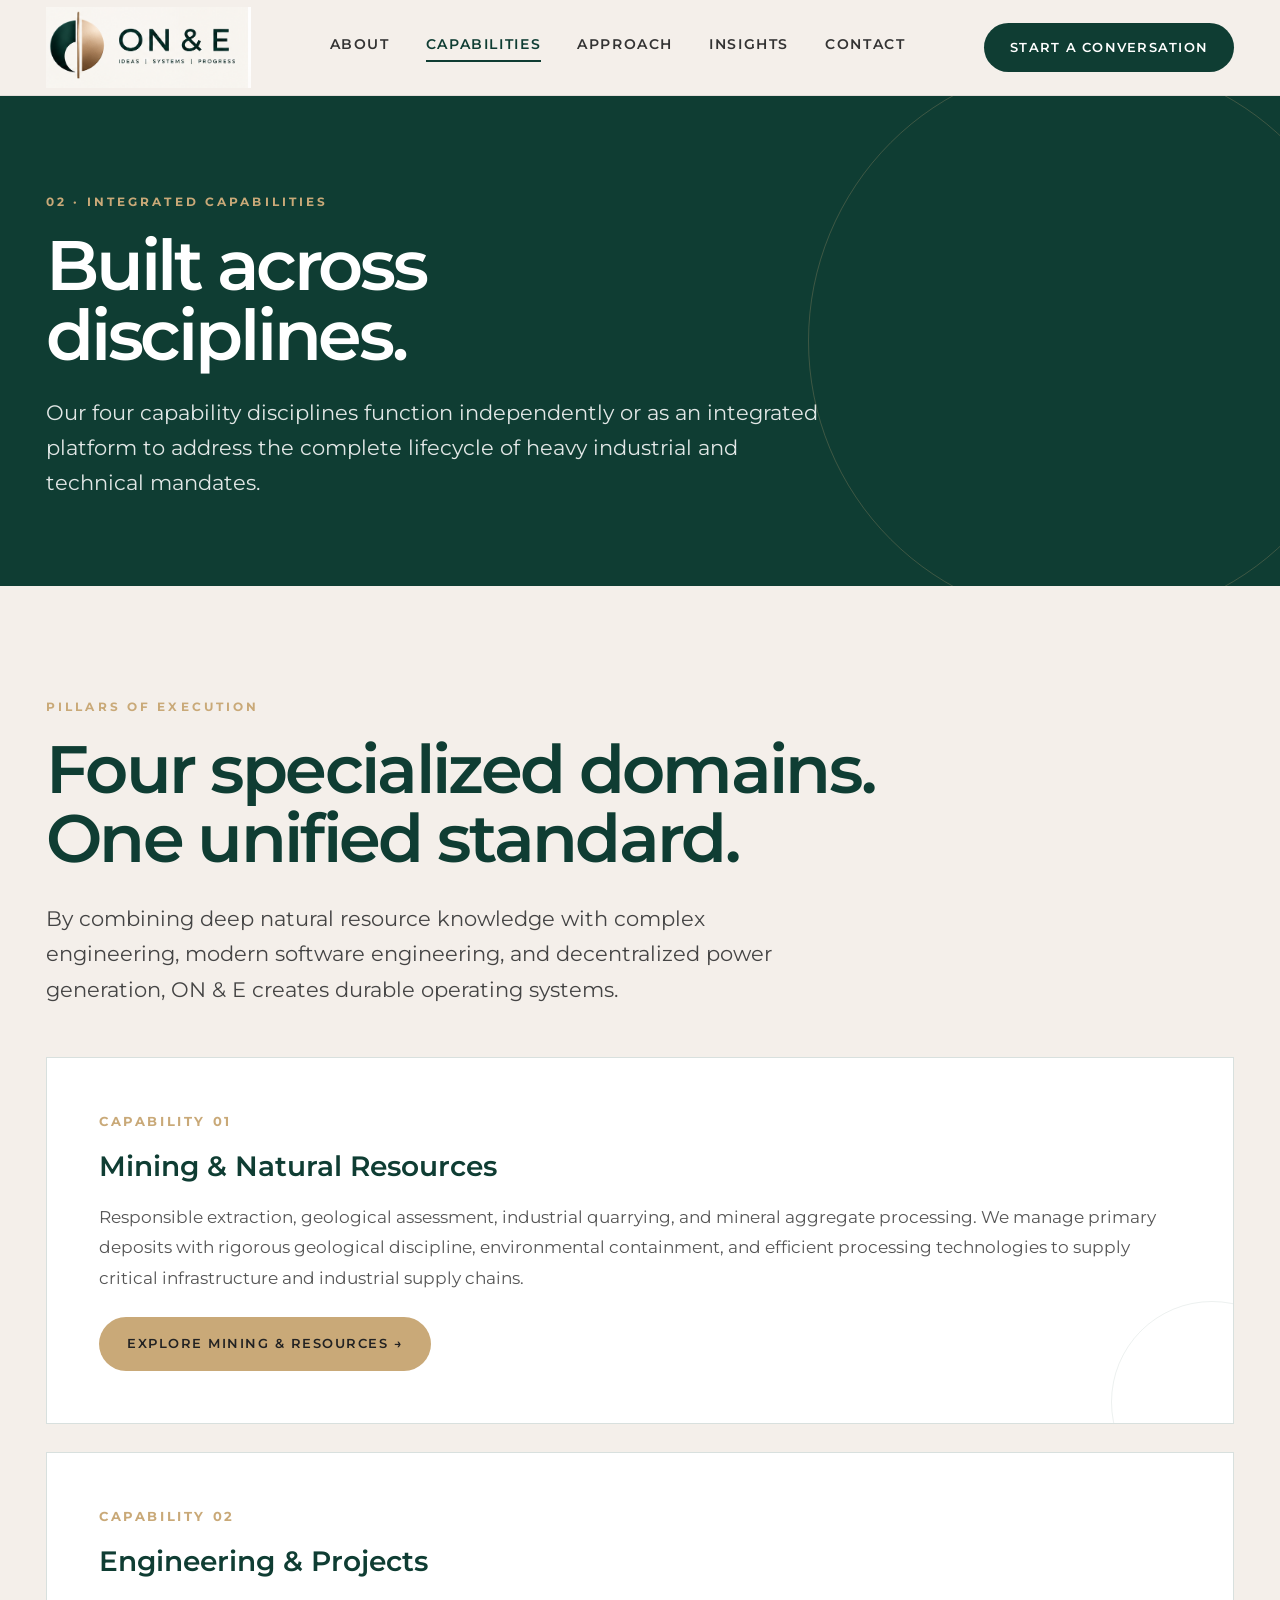
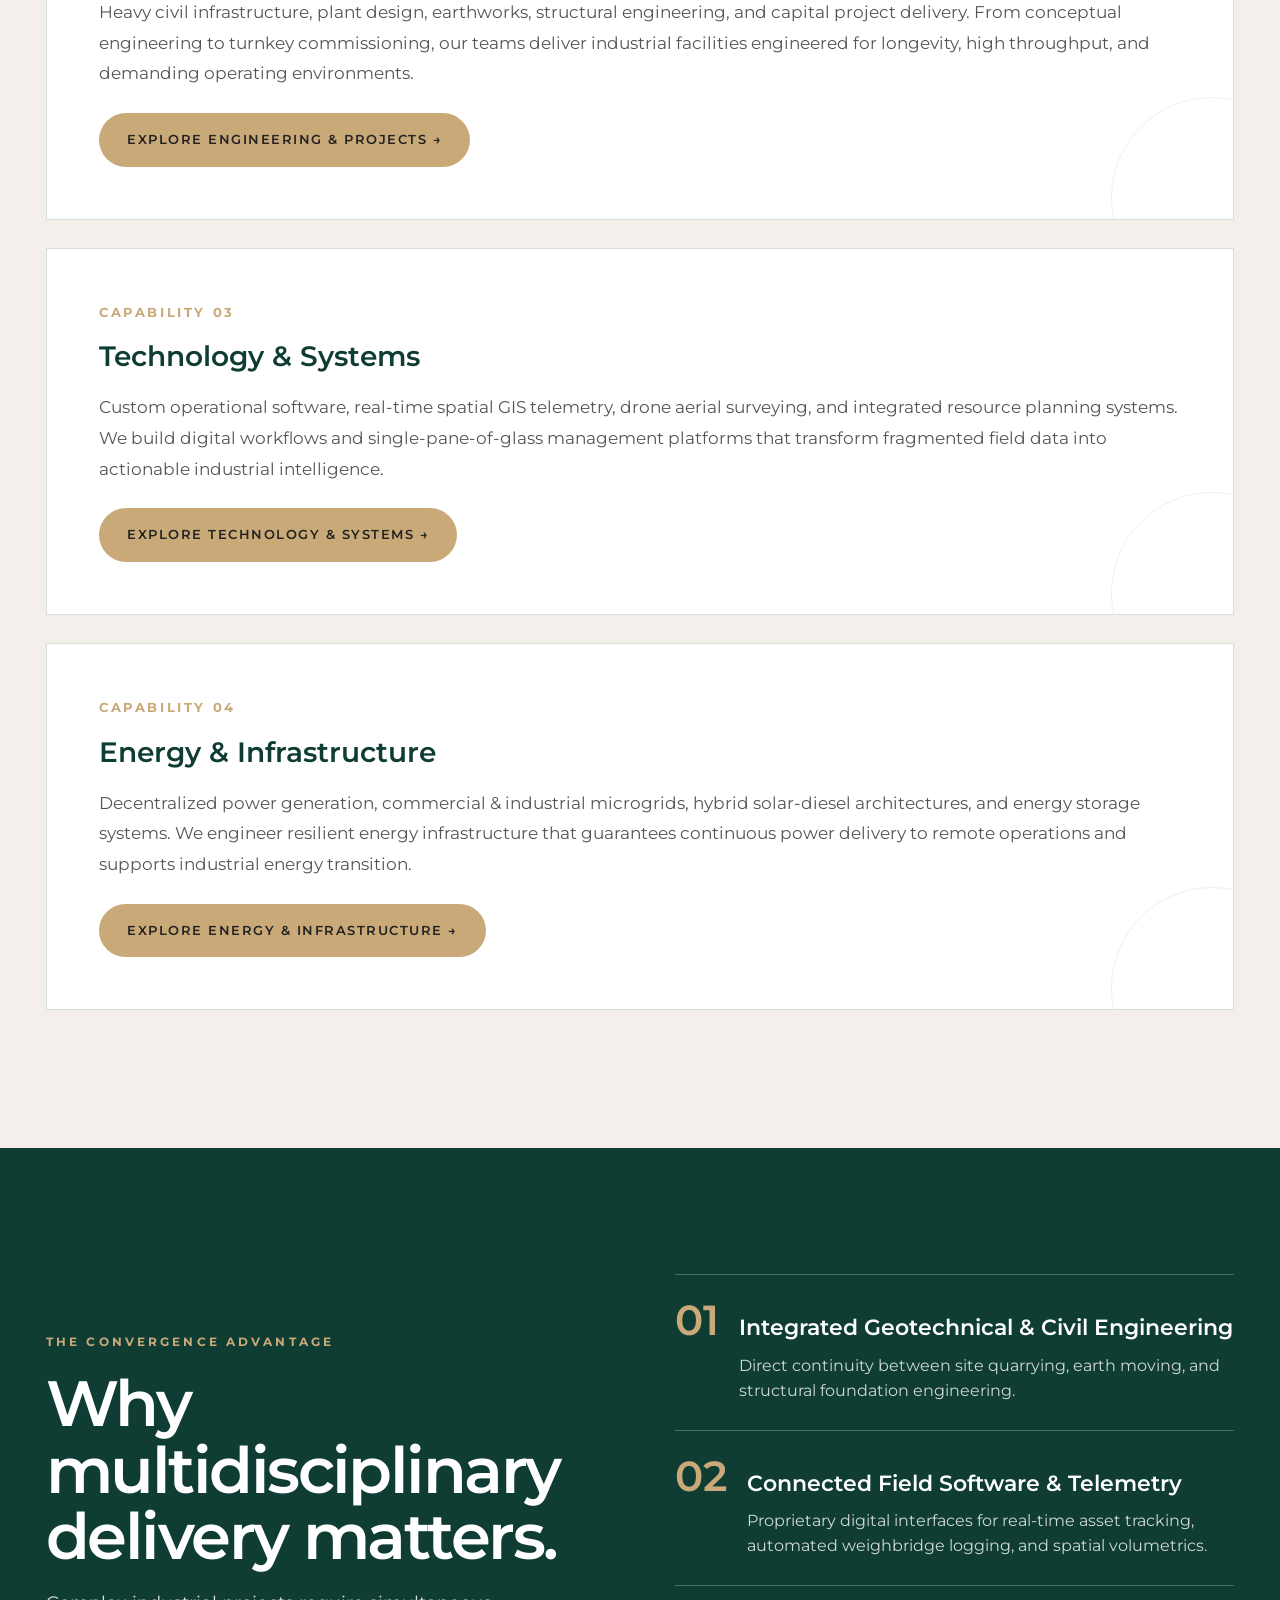
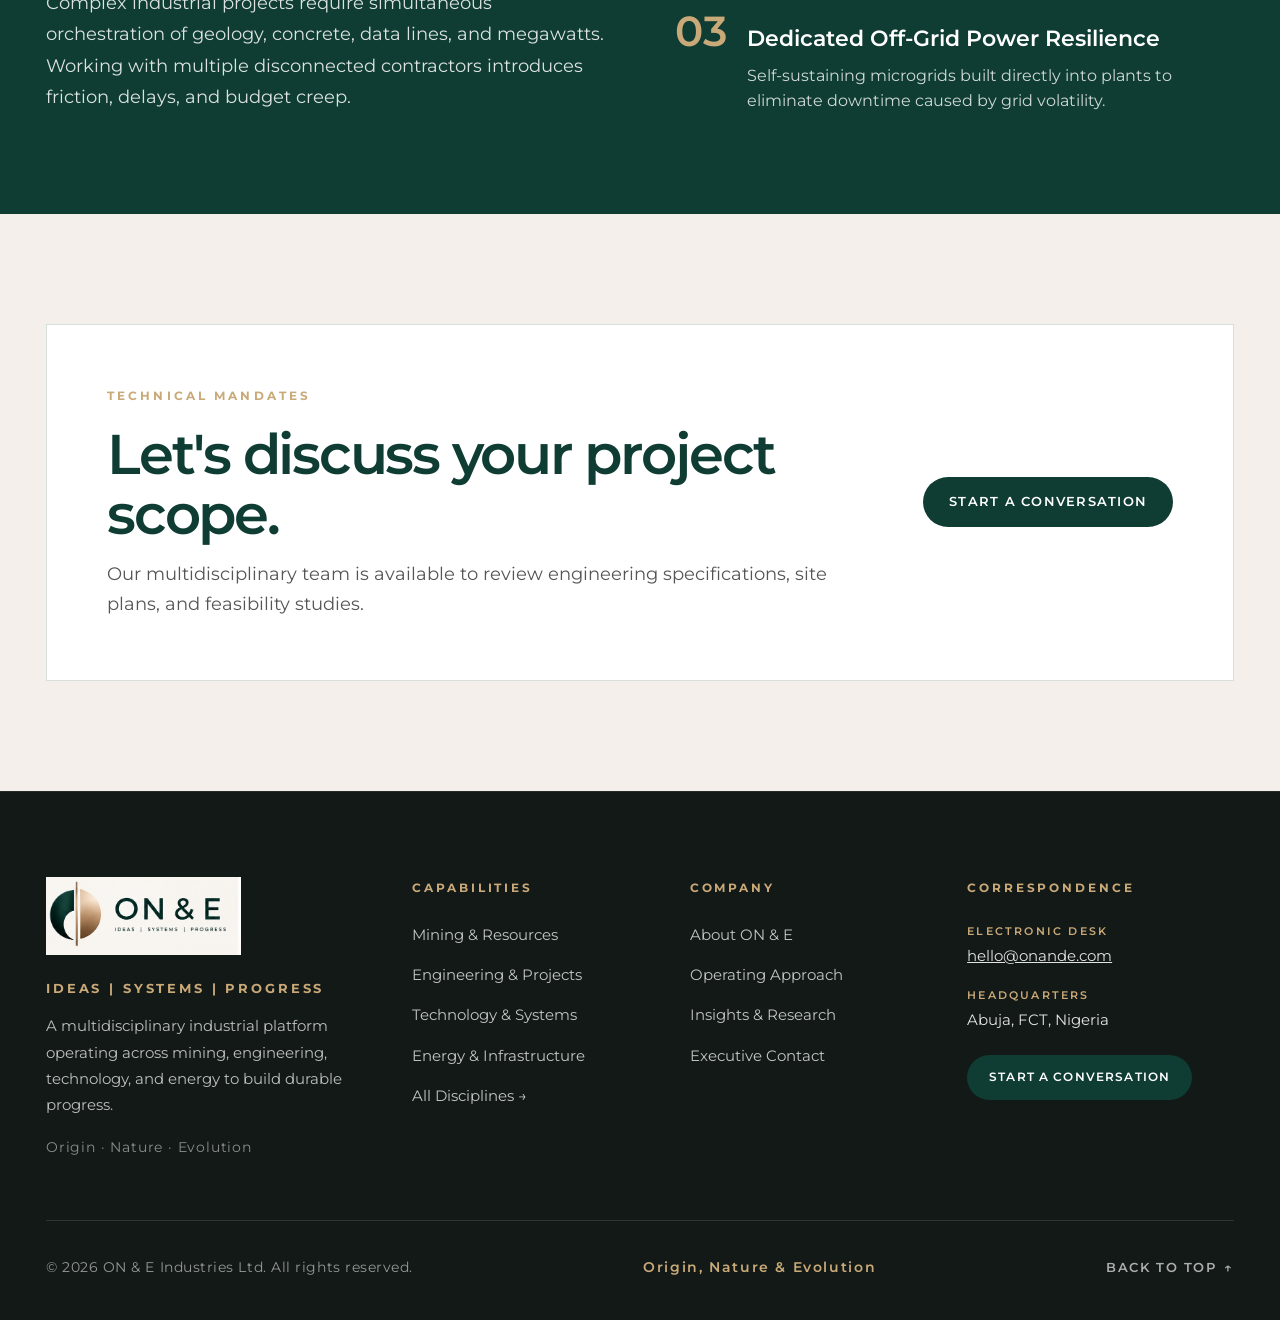
<file: public/capabilities.html>
﻿<!doctype html>
<html lang="en">
<head>
  <meta charset="utf-8">
  <meta name="viewport" content="width=device-width, initial-scale=1">
  <title>Capabilities — ON & E | Ideas | Systems | Progress</title>
  <meta name="description" content="Explore ON & E capabilities across Mining & Resources, Engineering & Projects, Technology & Systems, and Energy & Infrastructure.">
  <link rel="icon" type="image/svg+xml" href="favicon.svg">
  <link rel="stylesheet" href="css/styles.css">
</head>
<body>

  <!-- Navigation -->
  <header class="nav">
    <div class="wrap">
      <a href="index.html" aria-label="ON & E Home">
        <img class="logo" src="on-e-logo.png" alt="ON & E — Ideas | Systems | Progress">
      </a>
      <nav class="links" aria-label="Main Navigation">
        <a href="about.html">About</a>
        <a href="capabilities.html" class="active">Capabilities</a>
        <a href="approach.html">Approach</a>
        <a href="insights.html">Insights</a>
        <a href="contact.html">Contact</a>
      </nav>
      <a class="cta" href="contact.html">Start a conversation</a>
      <button class="mobile-toggle" id="mobile-toggle" aria-label="Toggle Navigation" aria-expanded="false">
        <svg width="24" height="24" viewBox="0 0 24 24" fill="none" stroke="currentColor" stroke-width="2">
          <path d="M4 6h16M4 12h16M4 18h16"/>
        </svg>
      </button>
    </div>
  </header>

  <!-- Mobile Drawer Menu -->
  <div class="mobile-menu" id="mobile-menu">
    <a href="index.html">Home</a>
    <a href="about.html">About</a>
    <a href="capabilities.html" class="active">Capabilities</a>
    <a href="approach.html">Approach</a>
    <a href="insights.html">Insights</a>
    <a href="contact.html">Contact</a>
  </div>

  <main>
    <!-- PAGE HERO -->
    <section class="page-hero-clean">
      <div class="wrap">
        <div class="eyebrow" style="color: var(--bronze);">02 · Integrated Capabilities</div>
        <h1>Built across<br>disciplines.</h1>
        <p>
          Our four capability disciplines function independently or as an integrated platform to address the complete lifecycle of heavy industrial and technical mandates.
        </p>
      </div>
    </section>

    <!-- CAPABILITIES OVERVIEW -->
    <section class="section">
      <div class="wrap">
        <div class="eyebrow">Pillars of Execution</div>
        <h2>Four specialized domains.<br>One unified standard.</h2>
        <p class="lead">
          By combining deep natural resource knowledge with complex engineering, modern software engineering, and decentralized power generation, ON &amp; E creates durable operating systems.
        </p>

        <!-- CAPABILITY 01 -->
        <div class="cap-detail-box" style="margin-top: 50px;">
          <div class="num">CAPABILITY 01</div>
          <h3>Mining &amp; Natural Resources</h3>
          <p>
            Responsible extraction, geological assessment, industrial quarrying, and mineral aggregate processing. We manage primary deposits with rigorous geological discipline, environmental containment, and efficient processing technologies to supply critical infrastructure and industrial supply chains.
          </p>
          <div style="margin-top: 24px;">
            <a class="btn primary" href="capabilities/mining-resources.html">Explore Mining &amp; Resources &rarr;</a>
          </div>
        </div>

        <!-- CAPABILITY 02 -->
        <div class="cap-detail-box">
          <div class="num">CAPABILITY 02</div>
          <h3>Engineering &amp; Projects</h3>
          <p>
            Heavy civil infrastructure, plant design, earthworks, structural engineering, and capital project delivery. From conceptual engineering to turnkey commissioning, our teams deliver industrial facilities engineered for longevity, high throughput, and demanding operating environments.
          </p>
          <div style="margin-top: 24px;">
            <a class="btn primary" href="capabilities/engineering-projects.html">Explore Engineering &amp; Projects &rarr;</a>
          </div>
        </div>

        <!-- CAPABILITY 03 -->
        <div class="cap-detail-box">
          <div class="num">CAPABILITY 03</div>
          <h3>Technology &amp; Systems</h3>
          <p>
            Custom operational software, real-time spatial GIS telemetry, drone aerial surveying, and integrated resource planning systems. We build digital workflows and single-pane-of-glass management platforms that transform fragmented field data into actionable industrial intelligence.
          </p>
          <div style="margin-top: 24px;">
            <a class="btn primary" href="capabilities/technology-systems.html">Explore Technology &amp; Systems &rarr;</a>
          </div>
        </div>

        <!-- CAPABILITY 04 -->
        <div class="cap-detail-box">
          <div class="num">CAPABILITY 04</div>
          <h3>Energy &amp; Infrastructure</h3>
          <p>
            Decentralized power generation, commercial &amp; industrial microgrids, hybrid solar-diesel architectures, and energy storage systems. We engineer resilient energy infrastructure that guarantees continuous power delivery to remote operations and supports industrial energy transition.
          </p>
          <div style="margin-top: 24px;">
            <a class="btn primary" href="capabilities/energy-infrastructure.html">Explore Energy &amp; Infrastructure &rarr;</a>
          </div>
        </div>
      </div>
    </section>

    <!-- BAND: INTEGRATED DELIVERY -->
    <section class="band">
      <div class="wrap grid">
        <div>
          <div class="eyebrow">The Convergence Advantage</div>
          <h2>Why multidisciplinary delivery matters.</h2>
          <p>
            Complex industrial projects require simultaneous orchestration of geology, concrete, data lines, and megawatts. Working with multiple disconnected contractors introduces friction, delays, and budget creep.
          </p>
        </div>
        <div>
          <div class="stat">
            <strong>01</strong>
            <div>
              <div class="stat-title">Integrated Geotechnical &amp; Civil Engineering</div>
              <div class="stat-desc">Direct continuity between site quarrying, earth moving, and structural foundation engineering.</div>
            </div>
          </div>
          <div class="stat">
            <strong>02</strong>
            <div>
              <div class="stat-title">Connected Field Software &amp; Telemetry</div>
              <div class="stat-desc">Proprietary digital interfaces for real-time asset tracking, automated weighbridge logging, and spatial volumetrics.</div>
            </div>
          </div>
          <div class="stat">
            <strong>03</strong>
            <div>
              <div class="stat-title">Dedicated Off-Grid Power Resilience</div>
              <div class="stat-desc">Self-sustaining microgrids built directly into plants to eliminate downtime caused by grid volatility.</div>
            </div>
          </div>
        </div>
      </div>
    </section>

    <!-- CONTACT STRIP -->
    <section class="contact">
      <div class="wrap">
        <div class="contactbox">
          <div>
            <div class="eyebrow">Technical Mandates</div>
            <h2>Let's discuss your project scope.</h2>
            <p>Our multidisciplinary team is available to review engineering specifications, site plans, and feasibility studies.</p>
          </div>
          <a class="cta" href="contact.html">Start a conversation</a>
        </div>
      </div>
    </section>
  </main>

  <!-- FOOTER -->
  <footer class="footer">
    <div class="wrap">
      <div class="footer-top">
        <!-- Column 1: Brand & Narrative -->
        <div class="footer-brand">
          <a href="index.html" aria-label="ON & E Home">
            <img class="footer-logo" src="on-e-logo.png" alt="ON & E Logo">
          </a>
          <div class="footer-tagline">IDEAS | SYSTEMS | PROGRESS</div>
          <p class="footer-bio">
            A multidisciplinary industrial platform operating across mining, engineering, technology, and energy to build durable progress.
          </p>
          <div class="footer-spoken">Origin · Nature · Evolution</div>
        </div>

        <!-- Column 2: Capabilities -->
        <div>
          <div class="footer-heading">Capabilities</div>
          <div class="footer-nav">
            <a href="capabilities/mining-resources.html">Mining &amp; Resources</a>
            <a href="capabilities/engineering-projects.html">Engineering &amp; Projects</a>
            <a href="capabilities/technology-systems.html">Technology &amp; Systems</a>
            <a href="capabilities/energy-infrastructure.html">Energy &amp; Infrastructure</a>
            <a href="capabilities.html">All Disciplines &rarr;</a>
          </div>
        </div>

        <!-- Column 3: Company & Approach -->
        <div>
          <div class="footer-heading">Company</div>
          <div class="footer-nav">
            <a href="about.html">About ON &amp; E</a>
            <a href="approach.html">Operating Approach</a>
            <a href="insights.html">Insights &amp; Research</a>
            <a href="contact.html">Executive Contact</a>
          </div>
        </div>

        <!-- Column 4: Correspondence & Inquiries -->
        <div>
          <div class="footer-heading">Correspondence</div>
          <div class="footer-contact-item">
            <div class="footer-contact-label">Electronic Desk</div>
            <div class="footer-contact-val"><a href="mailto:hello@onande.com">hello@onande.com</a></div>
          </div>
          <div class="footer-contact-item">
            <div class="footer-contact-label">Headquarters</div>
            <div class="footer-contact-val">Abuja, FCT, Nigeria</div>
          </div>
          <div style="margin-top: 24px;">
            <a class="cta" href="contact.html" style="font-size: 11.5px; padding: 12px 22px;">Start a conversation</a>
          </div>
        </div>
      </div>

      <!-- Footer Bottom -->
      <div class="footer-bottom">
        <div class="footer-copy">&copy; 2026 ON &amp; E Industries Ltd. All rights reserved.</div>
        <div class="footer-meaning">Origin, Nature &amp; Evolution</div>
        <a href="#" class="footer-backtop" aria-label="Back to top">
          <span>Back to Top</span> &uarr;
        </a>
      </div>
    </div>
  </footer>

  <script src="js/main.js"></script>
</body>
</html>
</file>
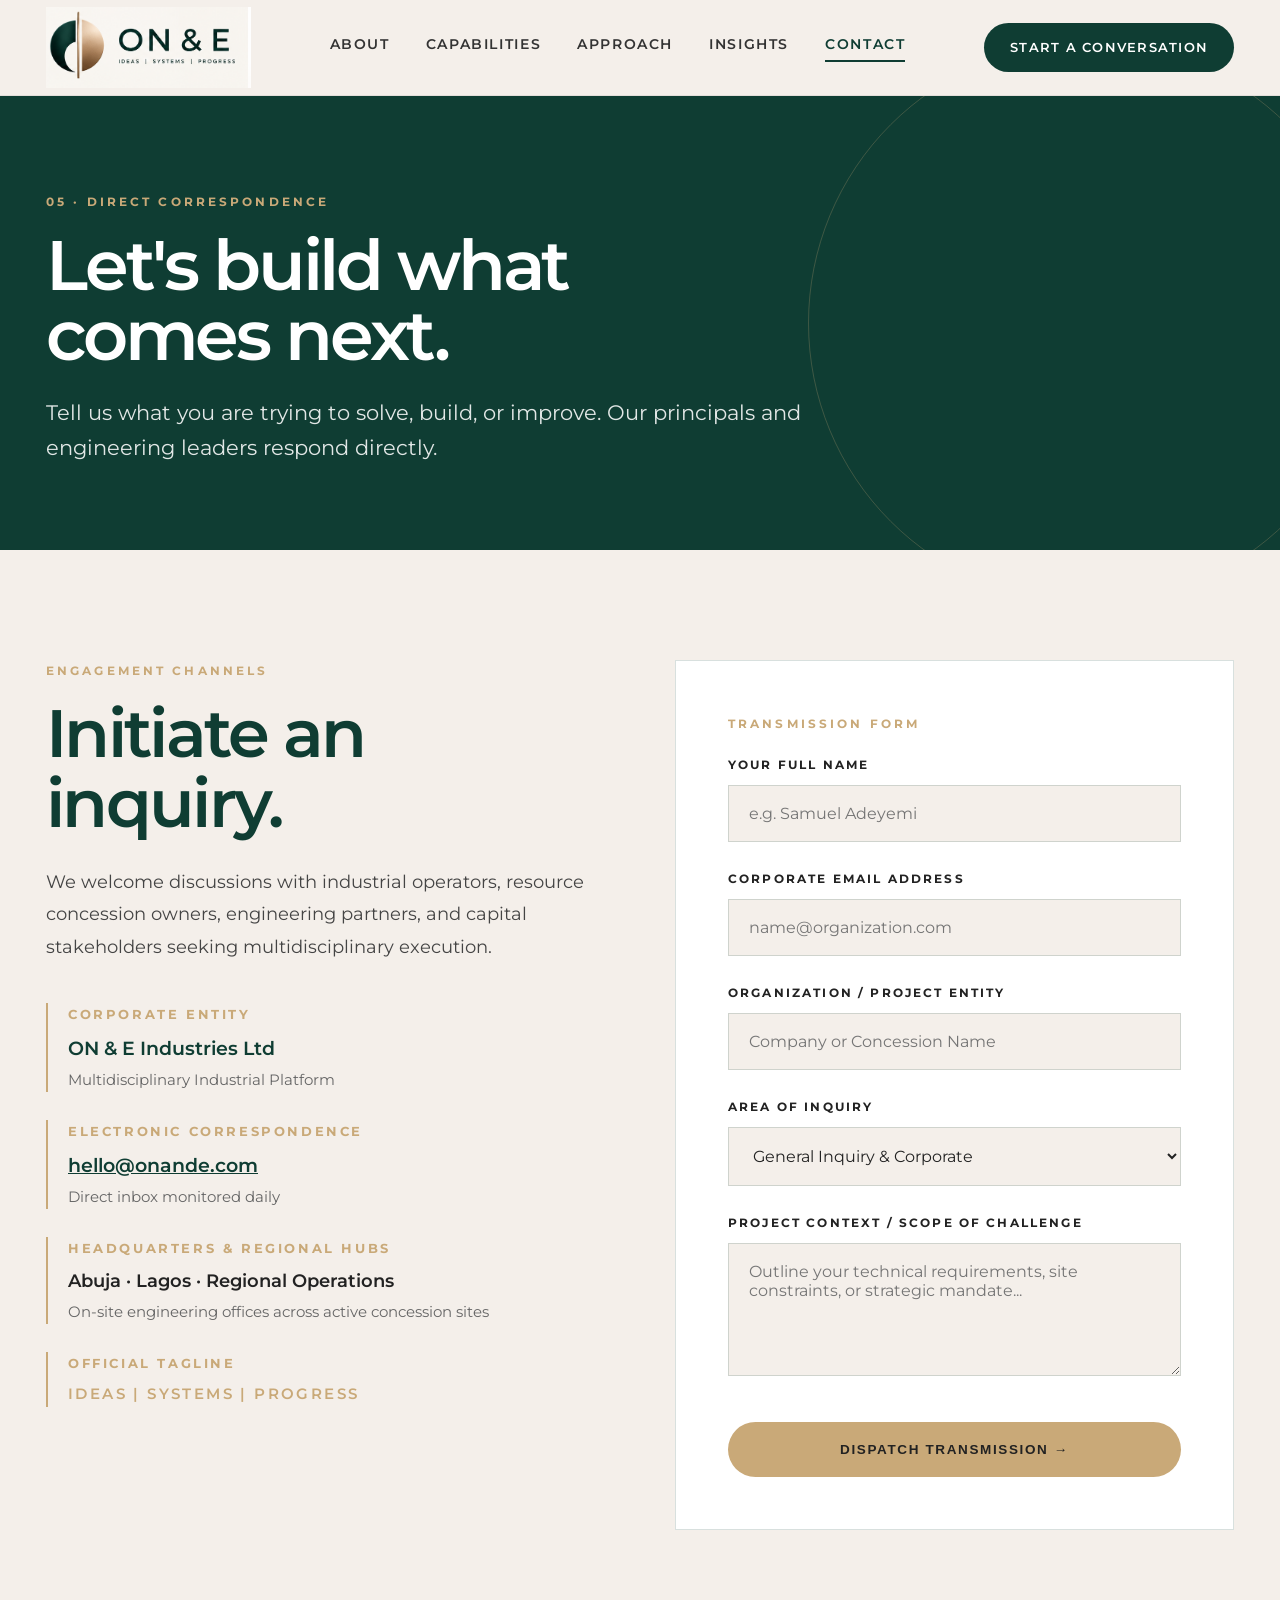
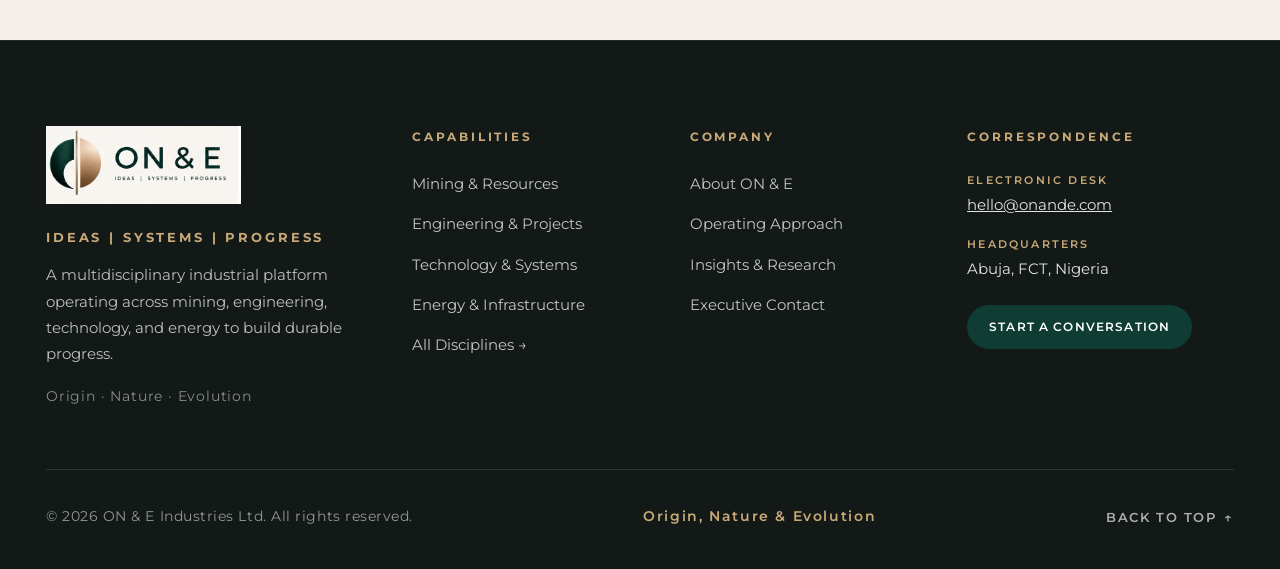
<file: public/contact.html>
﻿<!doctype html>
<html lang="en">
<head>
  <meta charset="utf-8">
  <meta name="viewport" content="width=device-width, initial-scale=1">
  <title>Contact — ON & E | Ideas | Systems | Progress</title>
  <meta name="description" content="Connect with ON & E. Direct communications for industrial partnerships, technical mandates, and strategic projects.">
  <link rel="icon" type="image/svg+xml" href="favicon.svg">
  <link rel="stylesheet" href="css/styles.css">
</head>
<body>

  <!-- Navigation -->
  <header class="nav">
    <div class="wrap">
      <a href="index.html" aria-label="ON & E Home">
        <img class="logo" src="on-e-logo.png" alt="ON & E — Ideas | Systems | Progress">
      </a>
      <nav class="links" aria-label="Main Navigation">
        <a href="about.html">About</a>
        <a href="capabilities.html">Capabilities</a>
        <a href="approach.html">Approach</a>
        <a href="insights.html">Insights</a>
        <a href="contact.html" class="active">Contact</a>
      </nav>
      <a class="cta" href="contact.html">Start a conversation</a>
      <button class="mobile-toggle" id="mobile-toggle" aria-label="Toggle Navigation" aria-expanded="false">
        <svg width="24" height="24" viewBox="0 0 24 24" fill="none" stroke="currentColor" stroke-width="2">
          <path d="M4 6h16M4 12h16M4 18h16"/>
        </svg>
      </button>
    </div>
  </header>

  <!-- Mobile Drawer Menu -->
  <div class="mobile-menu" id="mobile-menu">
    <a href="index.html">Home</a>
    <a href="about.html">About</a>
    <a href="capabilities.html">Capabilities</a>
    <a href="approach.html">Approach</a>
    <a href="insights.html">Insights</a>
    <a href="contact.html" class="active">Contact</a>
  </div>

  <main>
    <!-- PAGE HERO -->
    <section class="page-hero-clean">
      <div class="wrap">
        <div class="eyebrow" style="color: var(--bronze);">05 · Direct Correspondence</div>
        <h1>Let's build what<br>comes next.</h1>
        <p>
          Tell us what you are trying to solve, build, or improve. Our principals and engineering leaders respond directly.
        </p>
      </div>
    </section>

    <!-- SECTION: CONTACT & CORRESPONDENCE -->
    <section class="section">
      <div class="wrap">
        <div class="grid2">
          <!-- LEFT COLUMN: INSTITUTIONAL COORDINATES -->
          <div>
            <div class="eyebrow">Engagement Channels</div>
            <h2>Initiate an inquiry.</h2>
            <p class="body-para">
              We welcome discussions with industrial operators, resource concession owners, engineering partners, and capital stakeholders seeking multidisciplinary execution.
            </p>

            <div style="margin-top: 40px; display: flex; flex-direction: column; gap: 28px;">
              <div style="border-left: 2px solid var(--bronze); padding-left: 20px;">
                <div class="num">Corporate Entity</div>
                <div style="font-size: 19px; font-weight: 600; color: var(--green); margin-top: 6px;">ON &amp; E Industries Ltd</div>
                <div class="coord-desc">Multidisciplinary Industrial Platform</div>
              </div>

              <div style="border-left: 2px solid var(--bronze); padding-left: 20px;">
                <div class="num">Electronic Correspondence</div>
                <div style="font-size: 19px; font-weight: 600; color: var(--green); margin-top: 6px;">
                  <a href="mailto:hello@onande.com" style="color: var(--green); text-decoration: underline;">hello@onande.com</a>
                </div>
                <div class="coord-desc">Direct inbox monitored daily</div>
              </div>

              <div style="border-left: 2px solid var(--bronze); padding-left: 20px;">
                <div class="num">Headquarters &amp; Regional Hubs</div>
                <div style="font-size: 18px; font-weight: 600; color: var(--char); margin-top: 6px;">Abuja · Lagos · Regional Operations</div>
                <div class="coord-desc">On-site engineering offices across active concession sites</div>
              </div>

              <div style="border-left: 2px solid var(--bronze); padding-left: 20px;">
                <div class="num">Official Tagline</div>
                <div style="font-size: 15px; font-weight: 600; color: var(--bronze); margin-top: 6px; letter-spacing: 0.16em;">
                  IDEAS | SYSTEMS | PROGRESS
                </div>
              </div>
            </div>
          </div>

          <!-- RIGHT COLUMN: CLEAN FORM -->
          <div>
            <div class="form-wrap" style="margin-top: 0;">
              <div class="eyebrow" style="margin-bottom: 20px;">Transmission Form</div>
              
              <div id="form-feedback" style="display: none; background: #eef7f2; border: 1px solid #0F3D33; padding: 20px; margin-bottom: 24px;">
                <div style="font-weight: 600; color: #0F3D33; font-size: 16px;">Transmission Received</div>
                <div style="font-size: 15px; color: #333; margin-top: 4px;">Opening your email client to dispatch to ON &amp; E leadership...</div>
              </div>

              <form id="contact-form">
                <div class="form-group">
                  <label class="form-label" for="form-name">Your Full Name</label>
                  <input class="form-input" id="form-name" type="text" placeholder="e.g. Samuel Adeyemi" required>
                </div>

                <div class="form-group">
                  <label class="form-label" for="form-email">Corporate Email Address</label>
                  <input class="form-input" id="form-email" type="email" placeholder="name@organization.com" required>
                </div>

                <div class="form-group">
                  <label class="form-label" for="form-company">Organization / Project Entity</label>
                  <input class="form-input" id="form-company" type="text" placeholder="Company or Concession Name">
                </div>

                <div class="form-group">
                  <label class="form-label" for="form-subject">Area of Inquiry</label>
                  <select class="form-select" id="form-subject">
                    <option value="General Mandate">General Inquiry &amp; Corporate</option>
                    <option value="Mining & Resources">Mining &amp; Natural Resources Concessions</option>
                    <option value="Engineering & Projects">Engineering &amp; Capital Project EPC</option>
                    <option value="Technology & Systems">Technology &amp; Spatial Software Demonstration</option>
                    <option value="Energy & Infrastructure">Energy Microgrids &amp; Transition Architecture</option>
                  </select>
                </div>

                <div class="form-group">
                  <label class="form-label" for="form-message">Project Context / Scope of Challenge</label>
                  <textarea class="form-textarea" id="form-message" rows="5" placeholder="Outline your technical requirements, site constraints, or strategic mandate..." required></textarea>
                </div>

                <button class="btn primary" type="submit" style="width: 100%; border: none; padding: 20px; font-size: 13.5px; letter-spacing: 0.12em; margin-top: 10px;">
                  Dispatch Transmission &rarr;
                </button>
              </form>
            </div>
          </div>
        </div>
      </div>
    </section>
  </main>

  <!-- FOOTER -->
  <footer class="footer">
    <div class="wrap">
      <div class="footer-top">
        <!-- Column 1: Brand & Narrative -->
        <div class="footer-brand">
          <a href="index.html" aria-label="ON & E Home">
            <img class="footer-logo" src="on-e-logo.png" alt="ON & E Logo">
          </a>
          <div class="footer-tagline">IDEAS | SYSTEMS | PROGRESS</div>
          <p class="footer-bio">
            A multidisciplinary industrial platform operating across mining, engineering, technology, and energy to build durable progress.
          </p>
          <div class="footer-spoken">Origin · Nature · Evolution</div>
        </div>

        <!-- Column 2: Capabilities -->
        <div>
          <div class="footer-heading">Capabilities</div>
          <div class="footer-nav">
            <a href="capabilities/mining-resources.html">Mining &amp; Resources</a>
            <a href="capabilities/engineering-projects.html">Engineering &amp; Projects</a>
            <a href="capabilities/technology-systems.html">Technology &amp; Systems</a>
            <a href="capabilities/energy-infrastructure.html">Energy &amp; Infrastructure</a>
            <a href="capabilities.html">All Disciplines &rarr;</a>
          </div>
        </div>

        <!-- Column 3: Company & Approach -->
        <div>
          <div class="footer-heading">Company</div>
          <div class="footer-nav">
            <a href="about.html">About ON &amp; E</a>
            <a href="approach.html">Operating Approach</a>
            <a href="insights.html">Insights &amp; Research</a>
            <a href="contact.html">Executive Contact</a>
          </div>
        </div>

        <!-- Column 4: Correspondence & Inquiries -->
        <div>
          <div class="footer-heading">Correspondence</div>
          <div class="footer-contact-item">
            <div class="footer-contact-label">Electronic Desk</div>
            <div class="footer-contact-val"><a href="mailto:hello@onande.com">hello@onande.com</a></div>
          </div>
          <div class="footer-contact-item">
            <div class="footer-contact-label">Headquarters</div>
            <div class="footer-contact-val">Abuja, FCT, Nigeria</div>
          </div>
          <div style="margin-top: 24px;">
            <a class="cta" href="contact.html" style="font-size: 11.5px; padding: 12px 22px;">Start a conversation</a>
          </div>
        </div>
      </div>

      <!-- Footer Bottom -->
      <div class="footer-bottom">
        <div class="footer-copy">&copy; 2026 ON &amp; E Industries Ltd. All rights reserved.</div>
        <div class="footer-meaning">Origin, Nature &amp; Evolution</div>
        <a href="#" class="footer-backtop" aria-label="Back to top">
          <span>Back to Top</span> &uarr;
        </a>
      </div>
    </div>
  </footer>

  <script src="js/main.js"></script>
</body>
</html>
</file>
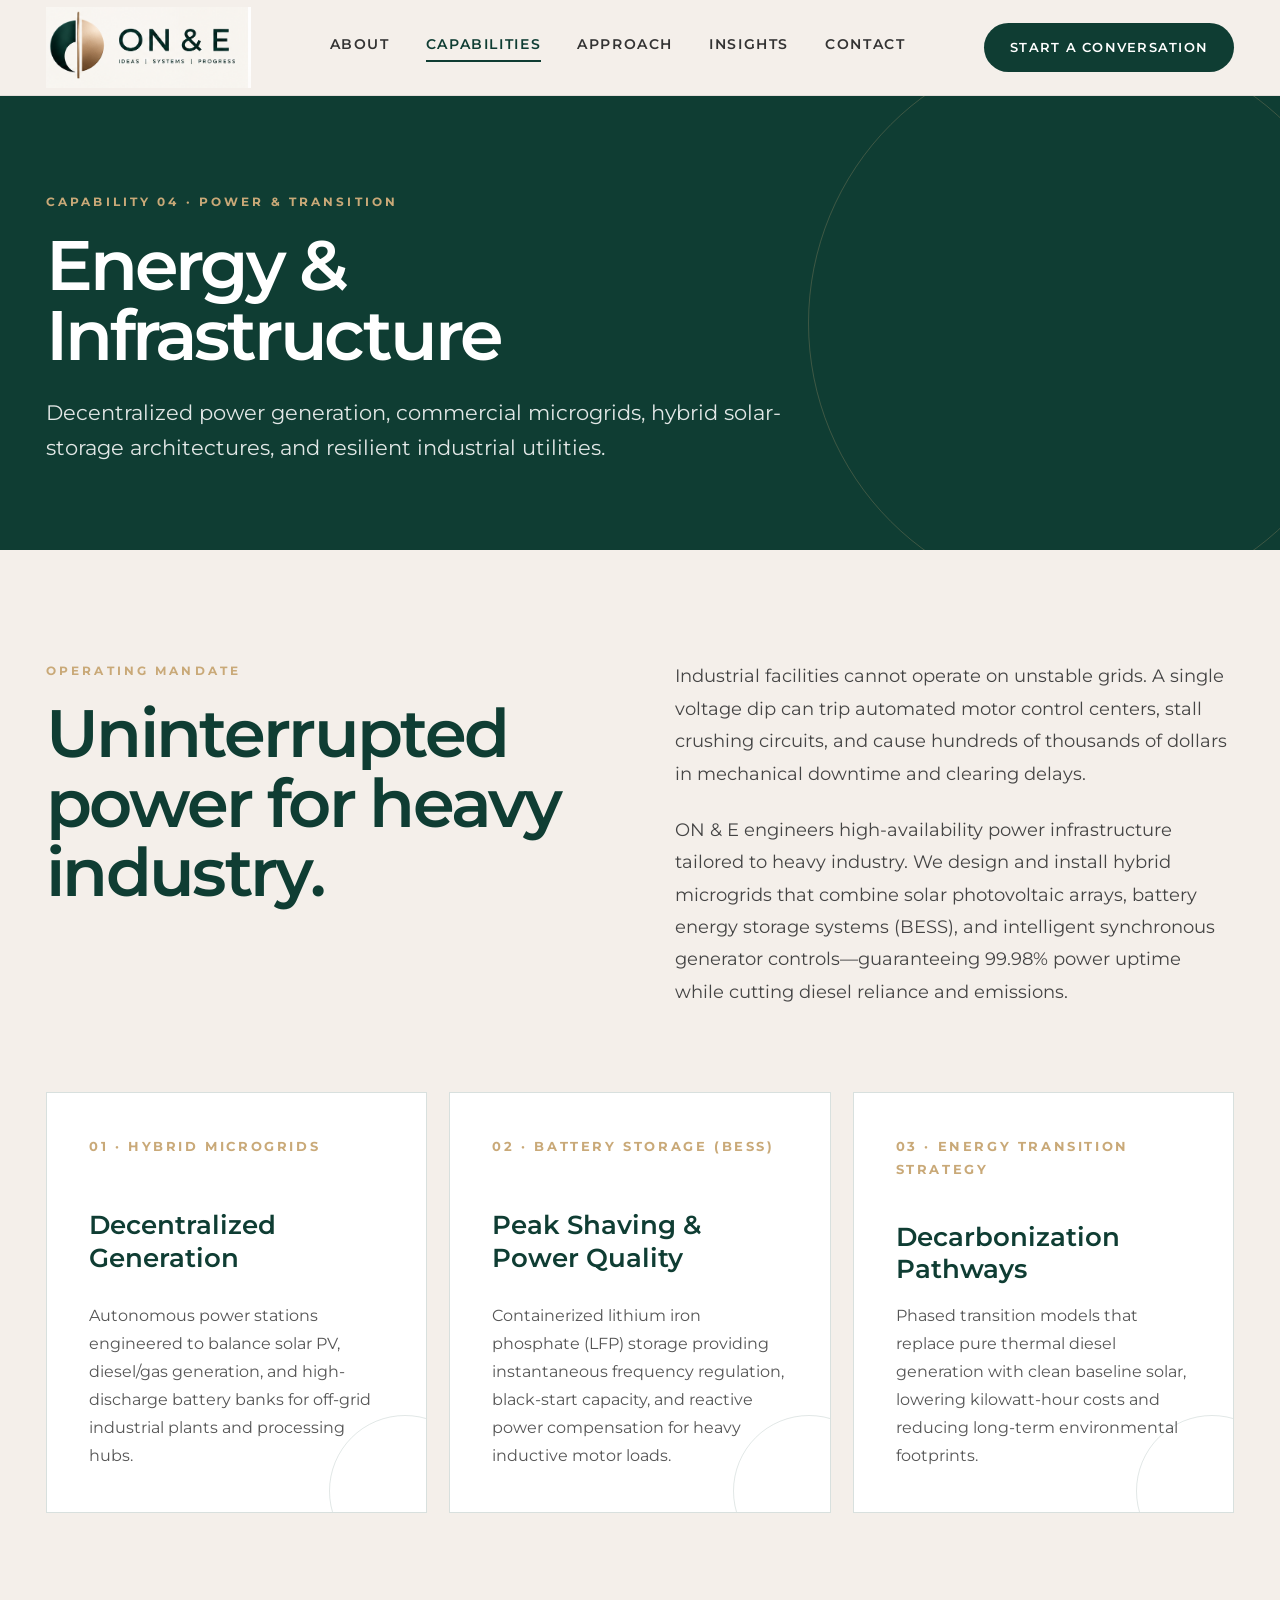
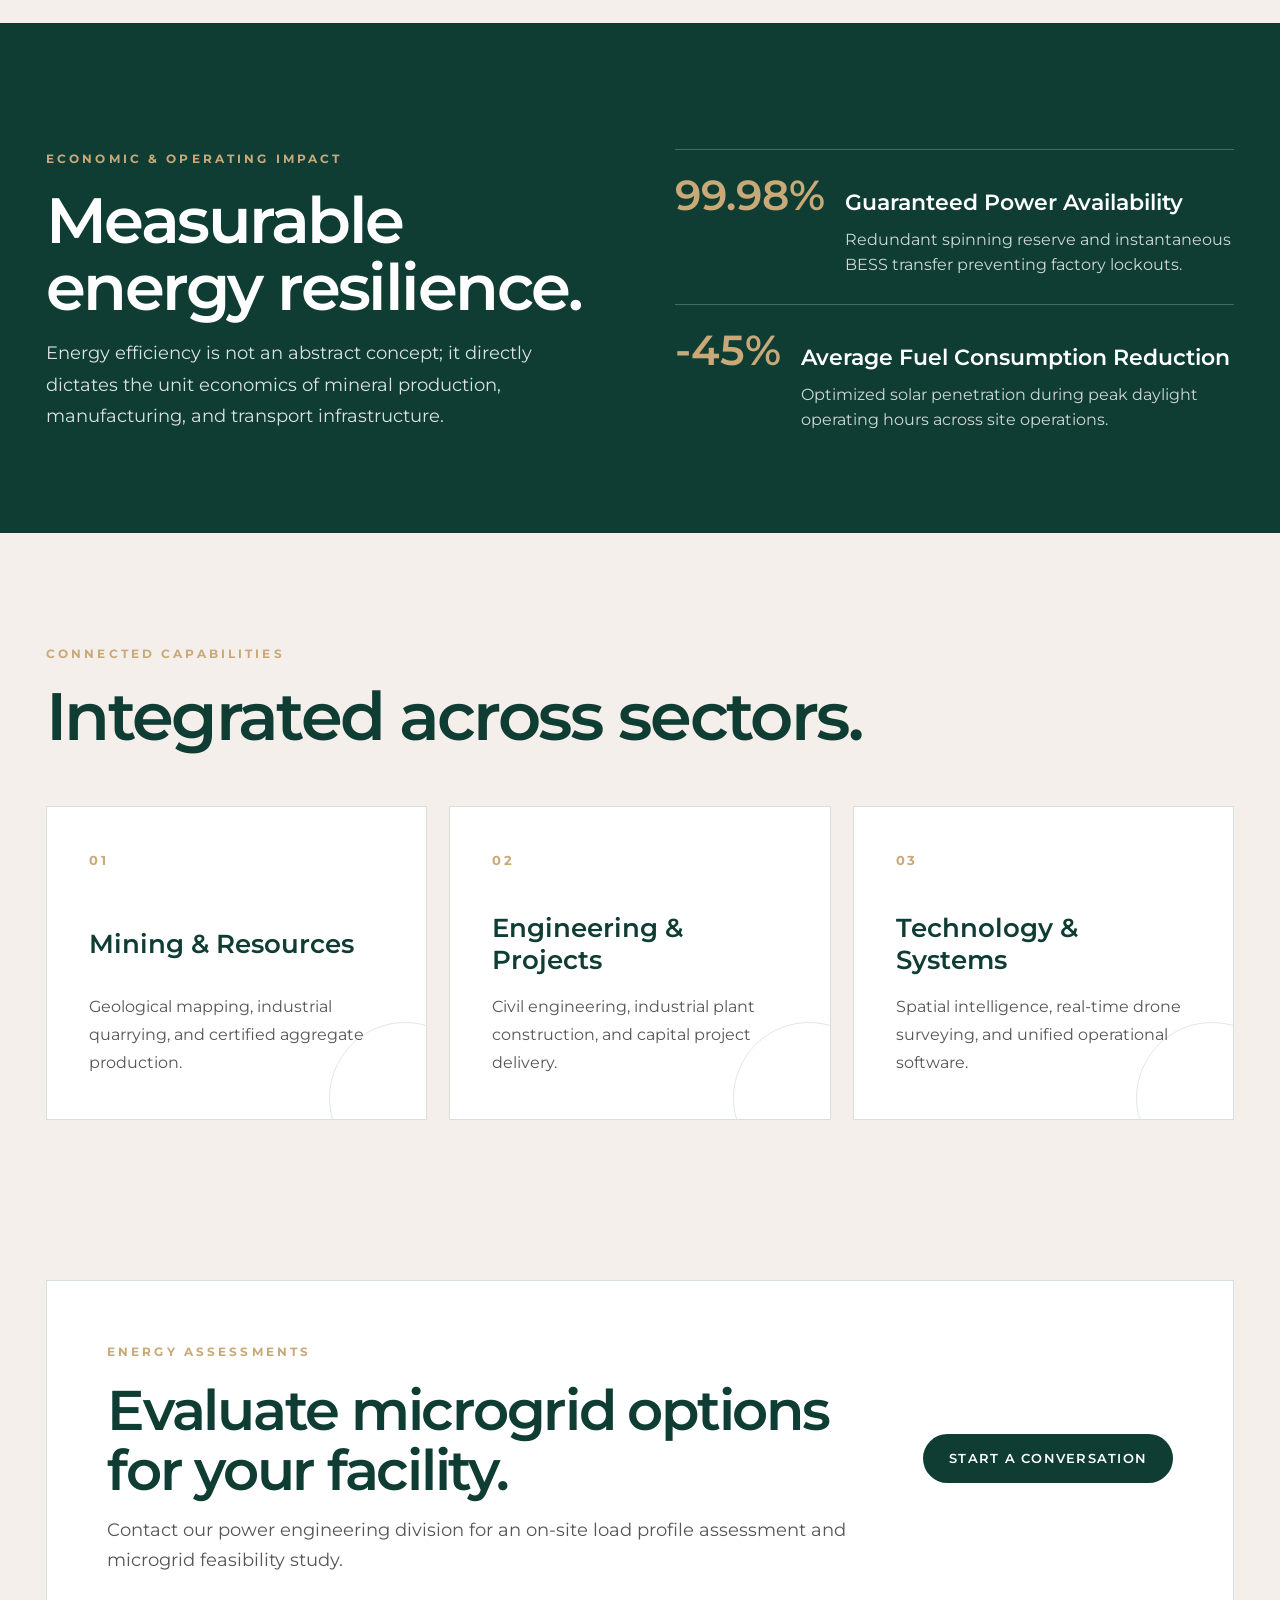
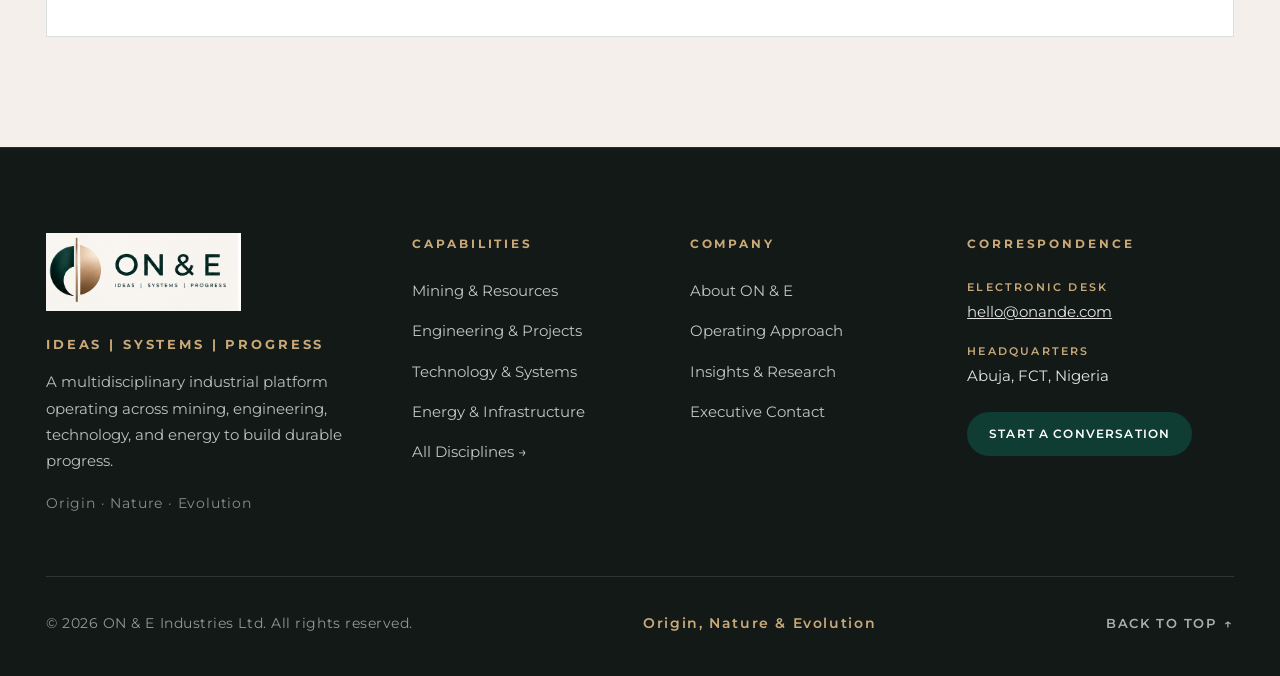
<file: public/energy-infrastructure.html>
﻿<!doctype html>
<html lang="en">
<head>
  <meta charset="utf-8">
  <meta name="viewport" content="width=device-width, initial-scale=1">
  <title>Energy & Infrastructure — Capabilities — ON & E</title>
  <meta name="description" content="ON & E Energy & Infrastructure: Industrial microgrids, hybrid solar generation, battery energy storage, and off-grid utility resilience.">
  <link rel="icon" type="image/svg+xml" href="favicon.svg">
  <link rel="stylesheet" href="css/styles.css">
</head>
<body>

  <!-- Navigation -->
  <header class="nav">
    <div class="wrap">
      <a href="index.html" aria-label="ON & E Home">
        <img class="logo" src="on-e-logo.png" alt="ON & E — Ideas | Systems | Progress">
      </a>
      <nav class="links" aria-label="Main Navigation">
        <a href="about.html">About</a>
        <a href="capabilities.html" class="active">Capabilities</a>
        <a href="approach.html">Approach</a>
        <a href="insights.html">Insights</a>
        <a href="contact.html">Contact</a>
      </nav>
      <a class="cta" href="contact.html">Start a conversation</a>
      <button class="mobile-toggle" id="mobile-toggle" aria-label="Toggle Navigation" aria-expanded="false">
        <svg width="24" height="24" viewBox="0 0 24 24" fill="none" stroke="currentColor" stroke-width="2">
          <path d="M4 6h16M4 12h16M4 18h16"/>
        </svg>
      </button>
    </div>
  </header>

  <!-- Mobile Drawer Menu -->
  <div class="mobile-menu" id="mobile-menu">
    <a href="index.html">Home</a>
    <a href="about.html">About</a>
    <a href="capabilities.html" class="active">Capabilities</a>
    <a href="approach.html">Approach</a>
    <a href="insights.html">Insights</a>
    <a href="contact.html">Contact</a>
  </div>

  <main>
    <!-- PAGE HERO -->
    <section class="page-hero-clean">
      <div class="wrap">
        <div class="eyebrow" style="color: var(--bronze);">Capability 04 · Power &amp; Transition</div>
        <h1>Energy &amp;<br>Infrastructure</h1>
        <p>
          Decentralized power generation, commercial microgrids, hybrid solar-storage architectures, and resilient industrial utilities.
        </p>
      </div>
    </section>

    <!-- SECTION: DISCIPLINE OVERVIEW -->
    <section class="section">
      <div class="wrap">
        <div class="grid2">
          <div>
            <div class="eyebrow">Operating Mandate</div>
            <h2>Uninterrupted power for heavy industry.</h2>
          </div>
          <div>
            <p class="body-para">
              Industrial facilities cannot operate on unstable grids. A single voltage dip can trip automated motor control centers, stall crushing circuits, and cause hundreds of thousands of dollars in mechanical downtime and clearing delays.
            </p>
            <p class="body-para">
              ON &amp; E engineers high-availability power infrastructure tailored to heavy industry. We design and install hybrid microgrids that combine solar photovoltaic arrays, battery energy storage systems (BESS), and intelligent synchronous generator controls—guaranteeing 99.98% power uptime while cutting diesel reliance and emissions.
            </p>
          </div>
        </div>

        <!-- TECHNICAL PILLARS GRID -->
        <div class="grid3" style="margin-top: 60px;">
          <article class="card">
            <div class="num">01 · Hybrid Microgrids</div>
            <h3>Decentralized Generation</h3>
            <p>
              Autonomous power stations engineered to balance solar PV, diesel/gas generation, and high-discharge battery banks for off-grid industrial plants and processing hubs.
            </p>
          </article>
          <article class="card">
            <div class="num">02 · Battery Storage (BESS)</div>
            <h3>Peak Shaving &amp; Power Quality</h3>
            <p>
              Containerized lithium iron phosphate (LFP) storage providing instantaneous frequency regulation, black-start capacity, and reactive power compensation for heavy inductive motor loads.
            </p>
          </article>
          <article class="card">
            <div class="num">03 · Energy Transition Strategy</div>
            <h3>Decarbonization Pathways</h3>
            <p>
              Phased transition models that replace pure thermal diesel generation with clean baseline solar, lowering kilowatt-hour costs and reducing long-term environmental footprints.
            </p>
          </article>
        </div>
      </div>
    </section>

    <!-- BAND: PERFORMANCE METRICS -->
    <section class="band">
      <div class="wrap grid">
        <div>
          <div class="eyebrow">Economic &amp; Operating Impact</div>
          <h2>Measurable energy resilience.</h2>
          <p>
            Energy efficiency is not an abstract concept; it directly dictates the unit economics of mineral production, manufacturing, and transport infrastructure.
          </p>
        </div>
        <div>
          <div class="stat">
            <strong>99.98%</strong>
            <div>
              <div class="stat-title">Guaranteed Power Availability</div>
              <div class="stat-desc">Redundant spinning reserve and instantaneous BESS transfer preventing factory lockouts.</div>
            </div>
          </div>
          <div class="stat">
            <strong>-45%</strong>
            <div>
              <div class="stat-title">Average Fuel Consumption Reduction</div>
              <div class="stat-desc">Optimized solar penetration during peak daylight operating hours across site operations.</div>
            </div>
          </div>
        </div>
      </div>
    </section>

    <!-- OTHER CAPABILITIES NAV -->
    <section class="section" style="padding-bottom: 50px;">
      <div class="wrap">
        <div class="eyebrow">Connected Capabilities</div>
        <h2>Integrated across sectors.</h2>
        <div class="grid3">
          <a href="mining-resources.html" class="card">
            <div class="num">01</div>
            <h3>Mining &amp; Resources</h3>
            <p>Geological mapping, industrial quarrying, and certified aggregate production.</p>
          </a>
          <a href="engineering-projects.html" class="card">
            <div class="num">02</div>
            <h3>Engineering &amp; Projects</h3>
            <p>Civil engineering, industrial plant construction, and capital project delivery.</p>
          </a>
          <a href="technology-systems.html" class="card">
            <div class="num">03</div>
            <h3>Technology &amp; Systems</h3>
            <p>Spatial intelligence, real-time drone surveying, and unified operational software.</p>
          </a>
        </div>
      </div>
    </section>

    <!-- CONTACT STRIP -->
    <section class="contact">
      <div class="wrap">
        <div class="contactbox">
          <div>
            <div class="eyebrow">Energy Assessments</div>
            <h2>Evaluate microgrid options for your facility.</h2>
            <p>Contact our power engineering division for an on-site load profile assessment and microgrid feasibility study.</p>
          </div>
          <a class="cta" href="contact.html">Start a conversation</a>
        </div>
      </div>
    </section>
  </main>

  <!-- FOOTER -->
  <footer class="footer">
    <div class="wrap">
      <div class="footer-top">
        <!-- Column 1: Brand & Narrative -->
        <div class="footer-brand">
          <a href="index.html" aria-label="ON & E Home">
            <img class="footer-logo" src="on-e-logo.png" alt="ON & E Logo">
          </a>
          <div class="footer-tagline">IDEAS | SYSTEMS | PROGRESS</div>
          <p class="footer-bio">
            A multidisciplinary industrial platform operating across mining, engineering, technology, and energy to build durable progress.
          </p>
          <div class="footer-spoken">Origin · Nature · Evolution</div>
        </div>

        <!-- Column 2: Capabilities -->
        <div>
          <div class="footer-heading">Capabilities</div>
          <div class="footer-nav">
            <a href="capabilities/mining-resources.html">Mining &amp; Resources</a>
            <a href="capabilities/engineering-projects.html">Engineering &amp; Projects</a>
            <a href="capabilities/technology-systems.html">Technology &amp; Systems</a>
            <a href="capabilities/energy-infrastructure.html">Energy &amp; Infrastructure</a>
            <a href="capabilities.html">All Disciplines &rarr;</a>
          </div>
        </div>

        <!-- Column 3: Company & Approach -->
        <div>
          <div class="footer-heading">Company</div>
          <div class="footer-nav">
            <a href="about.html">About ON &amp; E</a>
            <a href="approach.html">Operating Approach</a>
            <a href="insights.html">Insights &amp; Research</a>
            <a href="contact.html">Executive Contact</a>
          </div>
        </div>

        <!-- Column 4: Correspondence & Inquiries -->
        <div>
          <div class="footer-heading">Correspondence</div>
          <div class="footer-contact-item">
            <div class="footer-contact-label">Electronic Desk</div>
            <div class="footer-contact-val"><a href="mailto:hello@onande.com">hello@onande.com</a></div>
          </div>
          <div class="footer-contact-item">
            <div class="footer-contact-label">Headquarters</div>
            <div class="footer-contact-val">Abuja, FCT, Nigeria</div>
          </div>
          <div style="margin-top: 24px;">
            <a class="cta" href="contact.html" style="font-size: 11.5px; padding: 12px 22px;">Start a conversation</a>
          </div>
        </div>
      </div>

      <!-- Footer Bottom -->
      <div class="footer-bottom">
        <div class="footer-copy">&copy; 2026 ON &amp; E Industries Ltd. All rights reserved.</div>
        <div class="footer-meaning">Origin, Nature &amp; Evolution</div>
        <a href="#" class="footer-backtop" aria-label="Back to top">
          <span>Back to Top</span> &uarr;
        </a>
      </div>
    </div>
  </footer>

  <script src="js/main.js"></script>
</body>
</html>
</file>
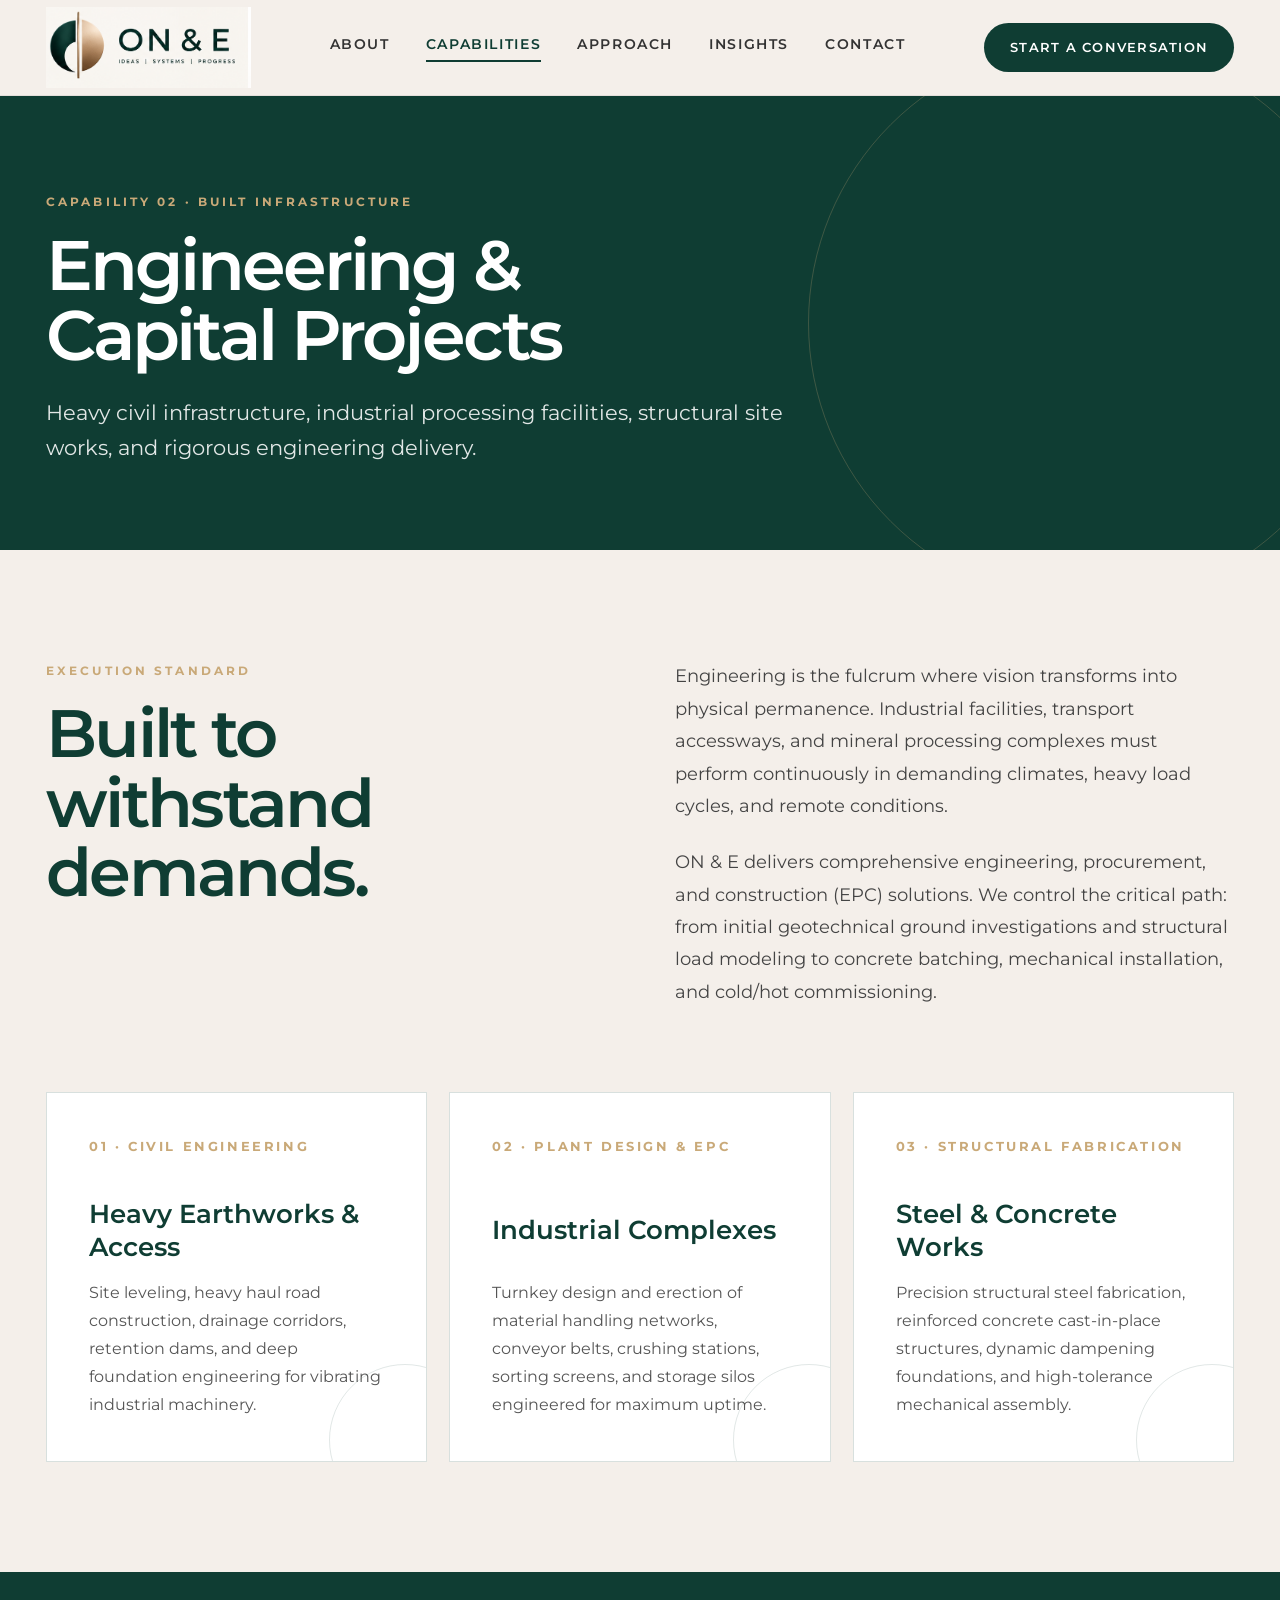
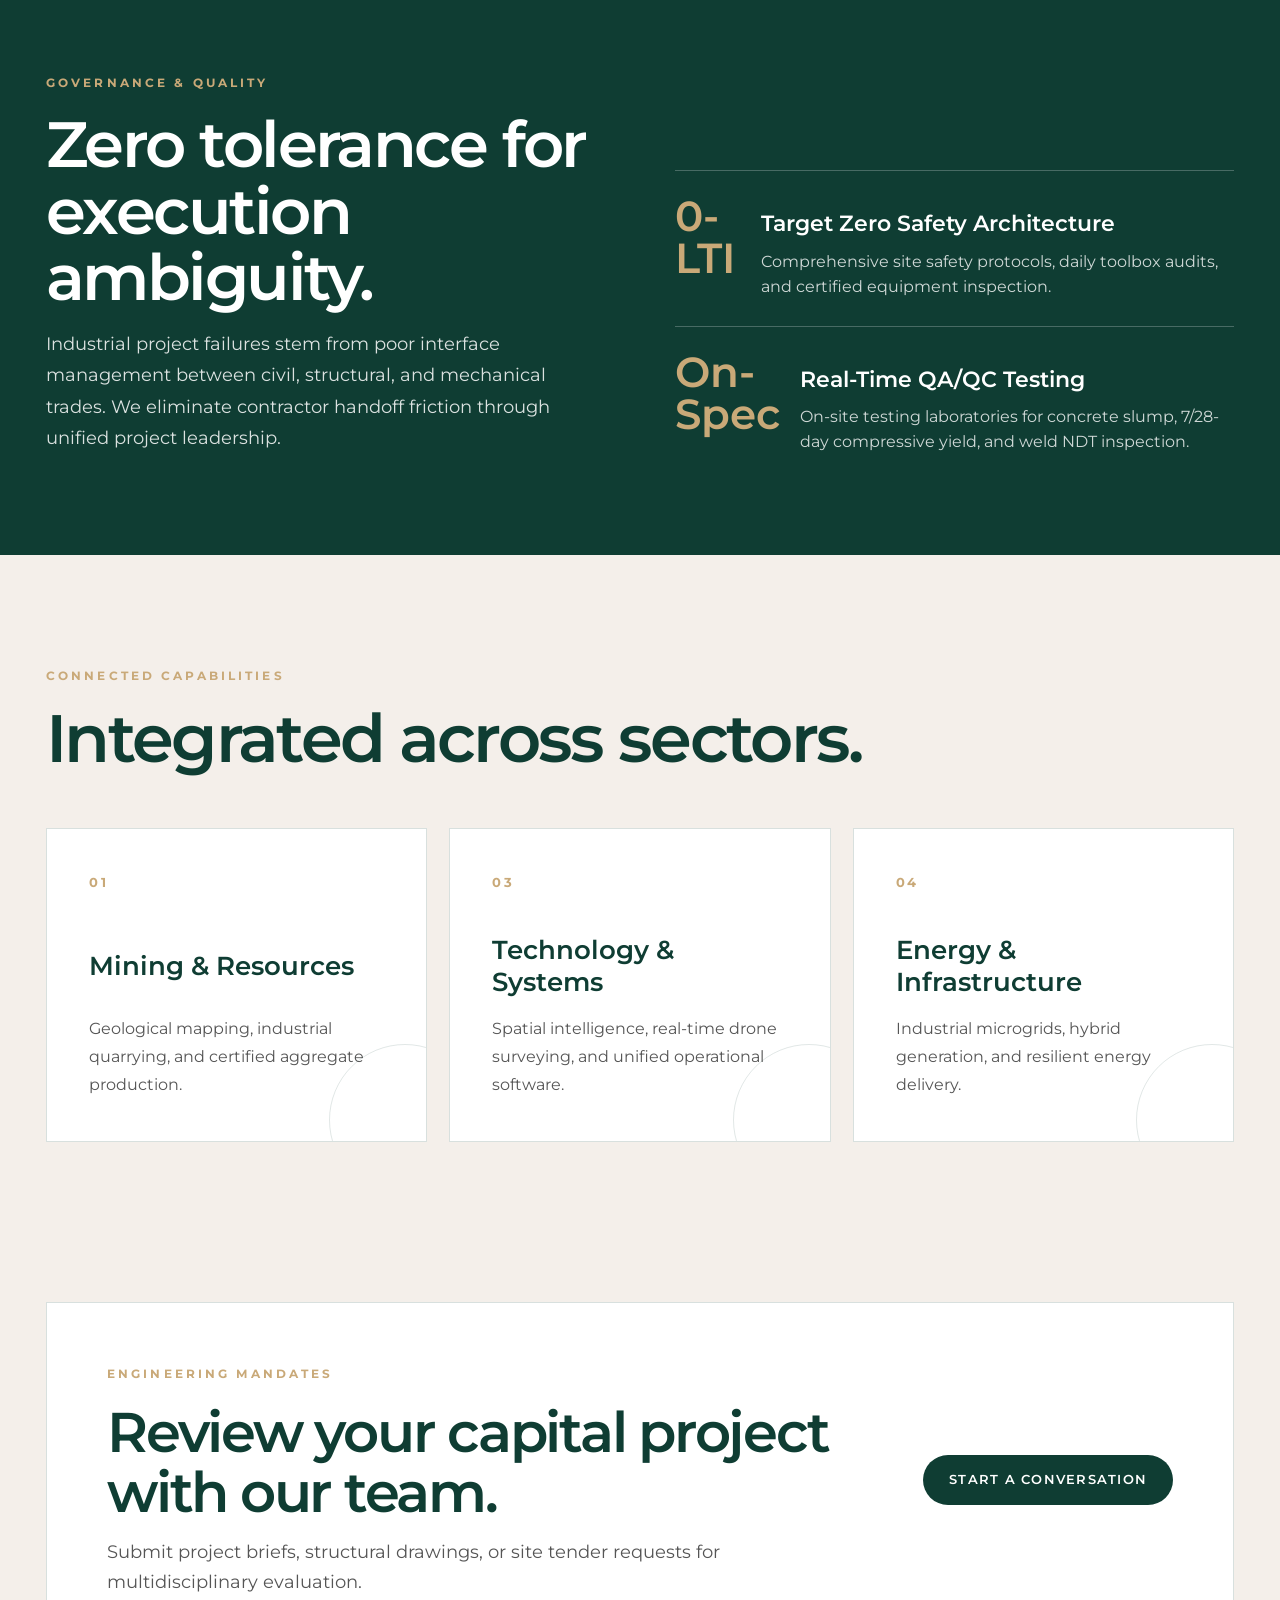
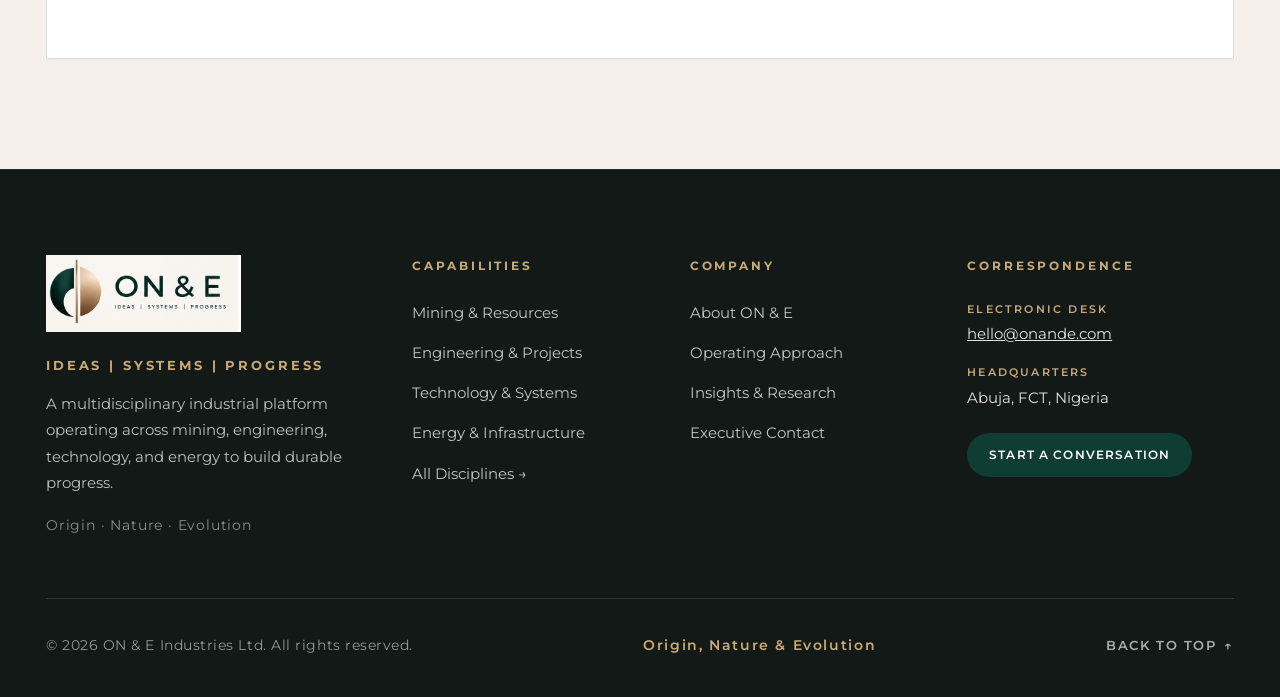
<file: public/engineering-projects.html>
﻿<!doctype html>
<html lang="en">
<head>
  <meta charset="utf-8">
  <meta name="viewport" content="width=device-width, initial-scale=1">
  <title>Engineering & Projects — Capabilities — ON & E</title>
  <meta name="description" content="ON & E Engineering & Projects: Heavy civil engineering, industrial processing plants, infrastructure delivery, and capital project execution.">
  <link rel="icon" type="image/svg+xml" href="favicon.svg">
  <link rel="stylesheet" href="css/styles.css">
</head>
<body>

  <!-- Navigation -->
  <header class="nav">
    <div class="wrap">
      <a href="index.html" aria-label="ON & E Home">
        <img class="logo" src="on-e-logo.png" alt="ON & E — Ideas | Systems | Progress">
      </a>
      <nav class="links" aria-label="Main Navigation">
        <a href="about.html">About</a>
        <a href="capabilities.html" class="active">Capabilities</a>
        <a href="approach.html">Approach</a>
        <a href="insights.html">Insights</a>
        <a href="contact.html">Contact</a>
      </nav>
      <a class="cta" href="contact.html">Start a conversation</a>
      <button class="mobile-toggle" id="mobile-toggle" aria-label="Toggle Navigation" aria-expanded="false">
        <svg width="24" height="24" viewBox="0 0 24 24" fill="none" stroke="currentColor" stroke-width="2">
          <path d="M4 6h16M4 12h16M4 18h16"/>
        </svg>
      </button>
    </div>
  </header>

  <!-- Mobile Drawer Menu -->
  <div class="mobile-menu" id="mobile-menu">
    <a href="index.html">Home</a>
    <a href="about.html">About</a>
    <a href="capabilities.html" class="active">Capabilities</a>
    <a href="approach.html">Approach</a>
    <a href="insights.html">Insights</a>
    <a href="contact.html">Contact</a>
  </div>

  <main>
    <!-- PAGE HERO -->
    <section class="page-hero-clean">
      <div class="wrap">
        <div class="eyebrow" style="color: var(--bronze);">Capability 02 · Built Infrastructure</div>
        <h1>Engineering &amp;<br>Capital Projects</h1>
        <p>
          Heavy civil infrastructure, industrial processing facilities, structural site works, and rigorous engineering delivery.
        </p>
      </div>
    </section>

    <!-- SECTION: DISCIPLINE OVERVIEW -->
    <section class="section">
      <div class="wrap">
        <div class="grid2">
          <div>
            <div class="eyebrow">Execution Standard</div>
            <h2>Built to withstand demands.</h2>
          </div>
          <div>
            <p class="body-para">
              Engineering is the fulcrum where vision transforms into physical permanence. Industrial facilities, transport accessways, and mineral processing complexes must perform continuously in demanding climates, heavy load cycles, and remote conditions.
            </p>
            <p class="body-para">
              ON &amp; E delivers comprehensive engineering, procurement, and construction (EPC) solutions. We control the critical path: from initial geotechnical ground investigations and structural load modeling to concrete batching, mechanical installation, and cold/hot commissioning.
            </p>
          </div>
        </div>

        <!-- TECHNICAL PILLARS GRID -->
        <div class="grid3" style="margin-top: 60px;">
          <article class="card">
            <div class="num">01 · Civil Engineering</div>
            <h3>Heavy Earthworks &amp; Access</h3>
            <p>
              Site leveling, heavy haul road construction, drainage corridors, retention dams, and deep foundation engineering for vibrating industrial machinery.
            </p>
          </article>
          <article class="card">
            <div class="num">02 · Plant Design &amp; EPC</div>
            <h3>Industrial Complexes</h3>
            <p>
              Turnkey design and erection of material handling networks, conveyor belts, crushing stations, sorting screens, and storage silos engineered for maximum uptime.
            </p>
          </article>
          <article class="card">
            <div class="num">03 · Structural Fabrication</div>
            <h3>Steel &amp; Concrete Works</h3>
            <p>
              Precision structural steel fabrication, reinforced concrete cast-in-place structures, dynamic dampening foundations, and high-tolerance mechanical assembly.
            </p>
          </article>
        </div>
      </div>
    </section>

    <!-- BAND: PROJECT GOVERNANCE -->
    <section class="band">
      <div class="wrap grid">
        <div>
          <div class="eyebrow">Governance &amp; Quality</div>
          <h2>Zero tolerance for execution ambiguity.</h2>
          <p>
            Industrial project failures stem from poor interface management between civil, structural, and mechanical trades. We eliminate contractor handoff friction through unified project leadership.
          </p>
        </div>
        <div>
          <div class="stat">
            <strong>0-LTI</strong>
            <div>
              <div class="stat-title">Target Zero Safety Architecture</div>
              <div class="stat-desc">Comprehensive site safety protocols, daily toolbox audits, and certified equipment inspection.</div>
            </div>
          </div>
          <div class="stat">
            <strong>On-Spec</strong>
            <div>
              <div class="stat-title">Real-Time QA/QC Testing</div>
              <div class="stat-desc">On-site testing laboratories for concrete slump, 7/28-day compressive yield, and weld NDT inspection.</div>
            </div>
          </div>
        </div>
      </div>
    </section>

    <!-- OTHER CAPABILITIES NAV -->
    <section class="section" style="padding-bottom: 50px;">
      <div class="wrap">
        <div class="eyebrow">Connected Capabilities</div>
        <h2>Integrated across sectors.</h2>
        <div class="grid3">
          <a href="mining-resources.html" class="card">
            <div class="num">01</div>
            <h3>Mining &amp; Resources</h3>
            <p>Geological mapping, industrial quarrying, and certified aggregate production.</p>
          </a>
          <a href="technology-systems.html" class="card">
            <div class="num">03</div>
            <h3>Technology &amp; Systems</h3>
            <p>Spatial intelligence, real-time drone surveying, and unified operational software.</p>
          </a>
          <a href="energy-infrastructure.html" class="card">
            <div class="num">04</div>
            <h3>Energy &amp; Infrastructure</h3>
            <p>Industrial microgrids, hybrid generation, and resilient energy delivery.</p>
          </a>
        </div>
      </div>
    </section>

    <!-- CONTACT STRIP -->
    <section class="contact">
      <div class="wrap">
        <div class="contactbox">
          <div>
            <div class="eyebrow">Engineering Mandates</div>
            <h2>Review your capital project with our team.</h2>
            <p>Submit project briefs, structural drawings, or site tender requests for multidisciplinary evaluation.</p>
          </div>
          <a class="cta" href="contact.html">Start a conversation</a>
        </div>
      </div>
    </section>
  </main>

  <!-- FOOTER -->
  <footer class="footer">
    <div class="wrap">
      <div class="footer-top">
        <!-- Column 1: Brand & Narrative -->
        <div class="footer-brand">
          <a href="index.html" aria-label="ON & E Home">
            <img class="footer-logo" src="on-e-logo.png" alt="ON & E Logo">
          </a>
          <div class="footer-tagline">IDEAS | SYSTEMS | PROGRESS</div>
          <p class="footer-bio">
            A multidisciplinary industrial platform operating across mining, engineering, technology, and energy to build durable progress.
          </p>
          <div class="footer-spoken">Origin · Nature · Evolution</div>
        </div>

        <!-- Column 2: Capabilities -->
        <div>
          <div class="footer-heading">Capabilities</div>
          <div class="footer-nav">
            <a href="capabilities/mining-resources.html">Mining &amp; Resources</a>
            <a href="capabilities/engineering-projects.html">Engineering &amp; Projects</a>
            <a href="capabilities/technology-systems.html">Technology &amp; Systems</a>
            <a href="capabilities/energy-infrastructure.html">Energy &amp; Infrastructure</a>
            <a href="capabilities.html">All Disciplines &rarr;</a>
          </div>
        </div>

        <!-- Column 3: Company & Approach -->
        <div>
          <div class="footer-heading">Company</div>
          <div class="footer-nav">
            <a href="about.html">About ON &amp; E</a>
            <a href="approach.html">Operating Approach</a>
            <a href="insights.html">Insights &amp; Research</a>
            <a href="contact.html">Executive Contact</a>
          </div>
        </div>

        <!-- Column 4: Correspondence & Inquiries -->
        <div>
          <div class="footer-heading">Correspondence</div>
          <div class="footer-contact-item">
            <div class="footer-contact-label">Electronic Desk</div>
            <div class="footer-contact-val"><a href="mailto:hello@onande.com">hello@onande.com</a></div>
          </div>
          <div class="footer-contact-item">
            <div class="footer-contact-label">Headquarters</div>
            <div class="footer-contact-val">Abuja, FCT, Nigeria</div>
          </div>
          <div style="margin-top: 24px;">
            <a class="cta" href="contact.html" style="font-size: 11.5px; padding: 12px 22px;">Start a conversation</a>
          </div>
        </div>
      </div>

      <!-- Footer Bottom -->
      <div class="footer-bottom">
        <div class="footer-copy">&copy; 2026 ON &amp; E Industries Ltd. All rights reserved.</div>
        <div class="footer-meaning">Origin, Nature &amp; Evolution</div>
        <a href="#" class="footer-backtop" aria-label="Back to top">
          <span>Back to Top</span> &uarr;
        </a>
      </div>
    </div>
  </footer>

  <script src="js/main.js"></script>
</body>
</html>
</file>
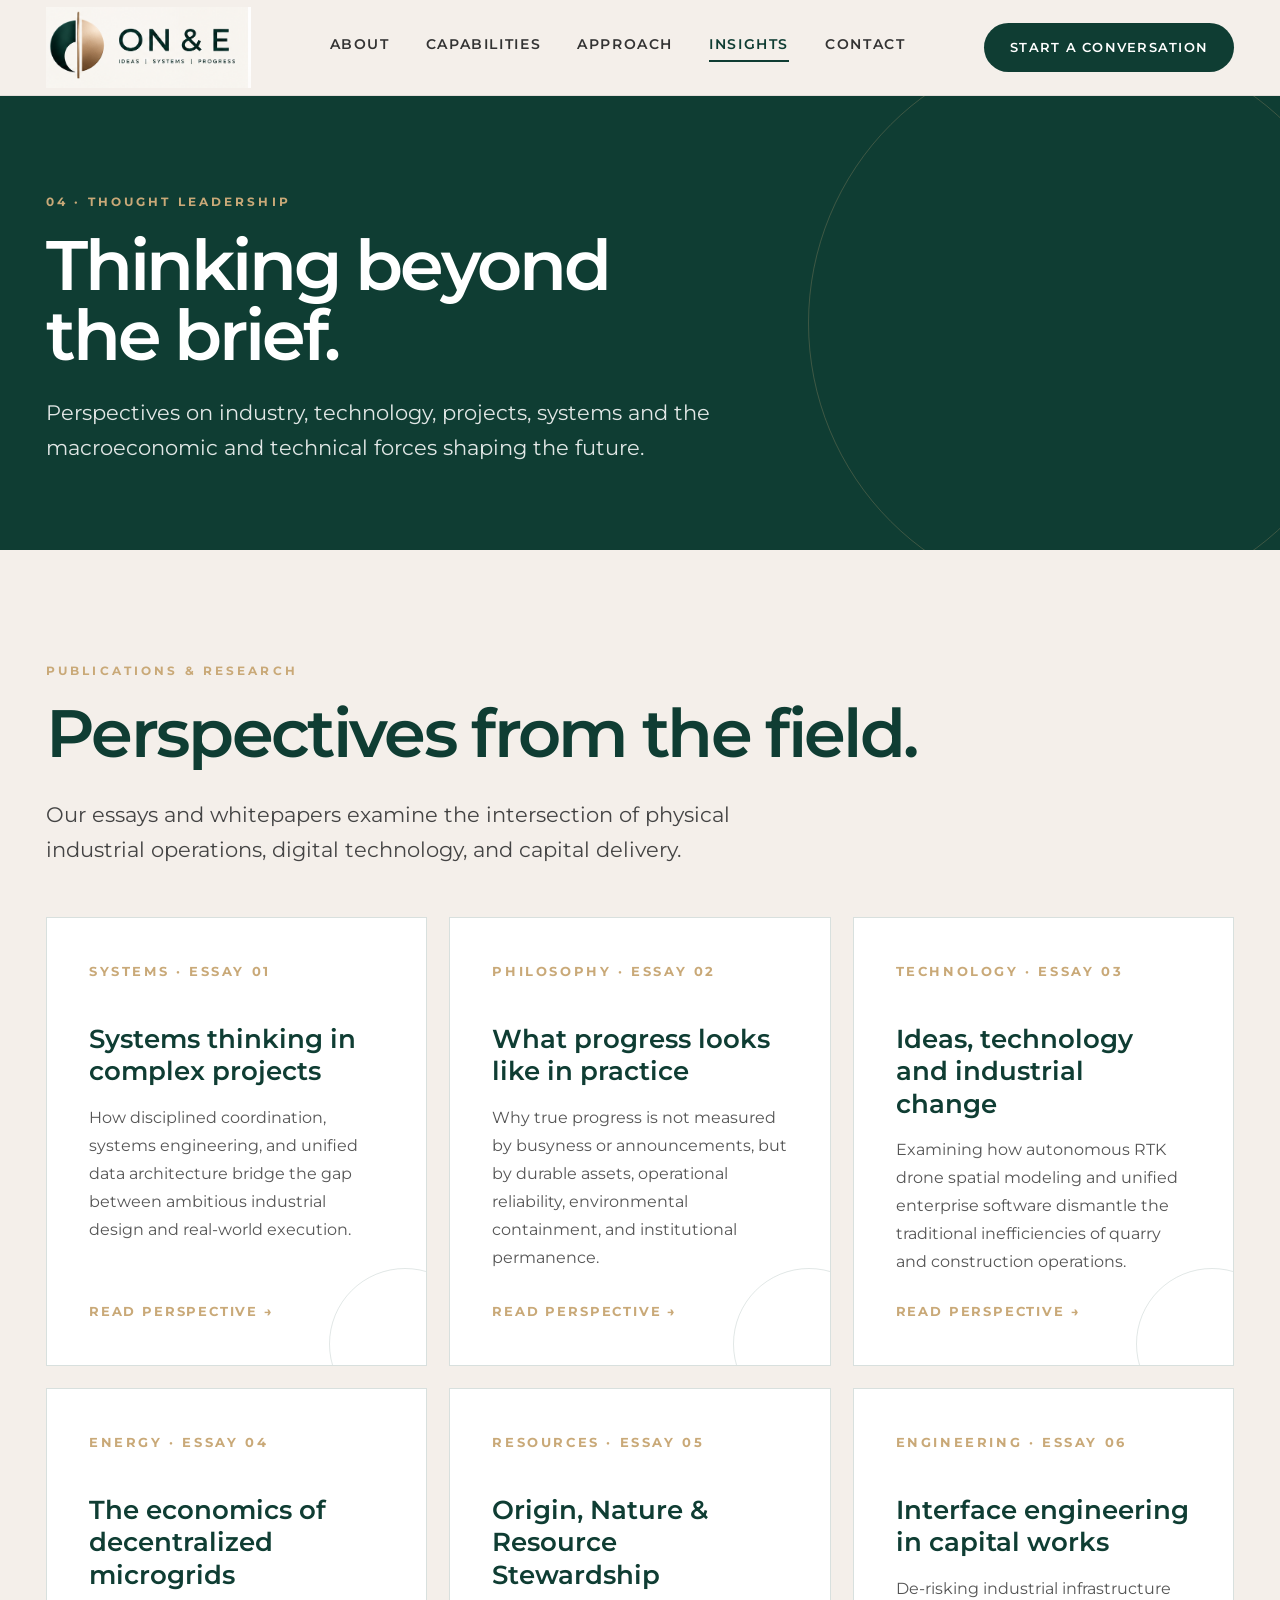
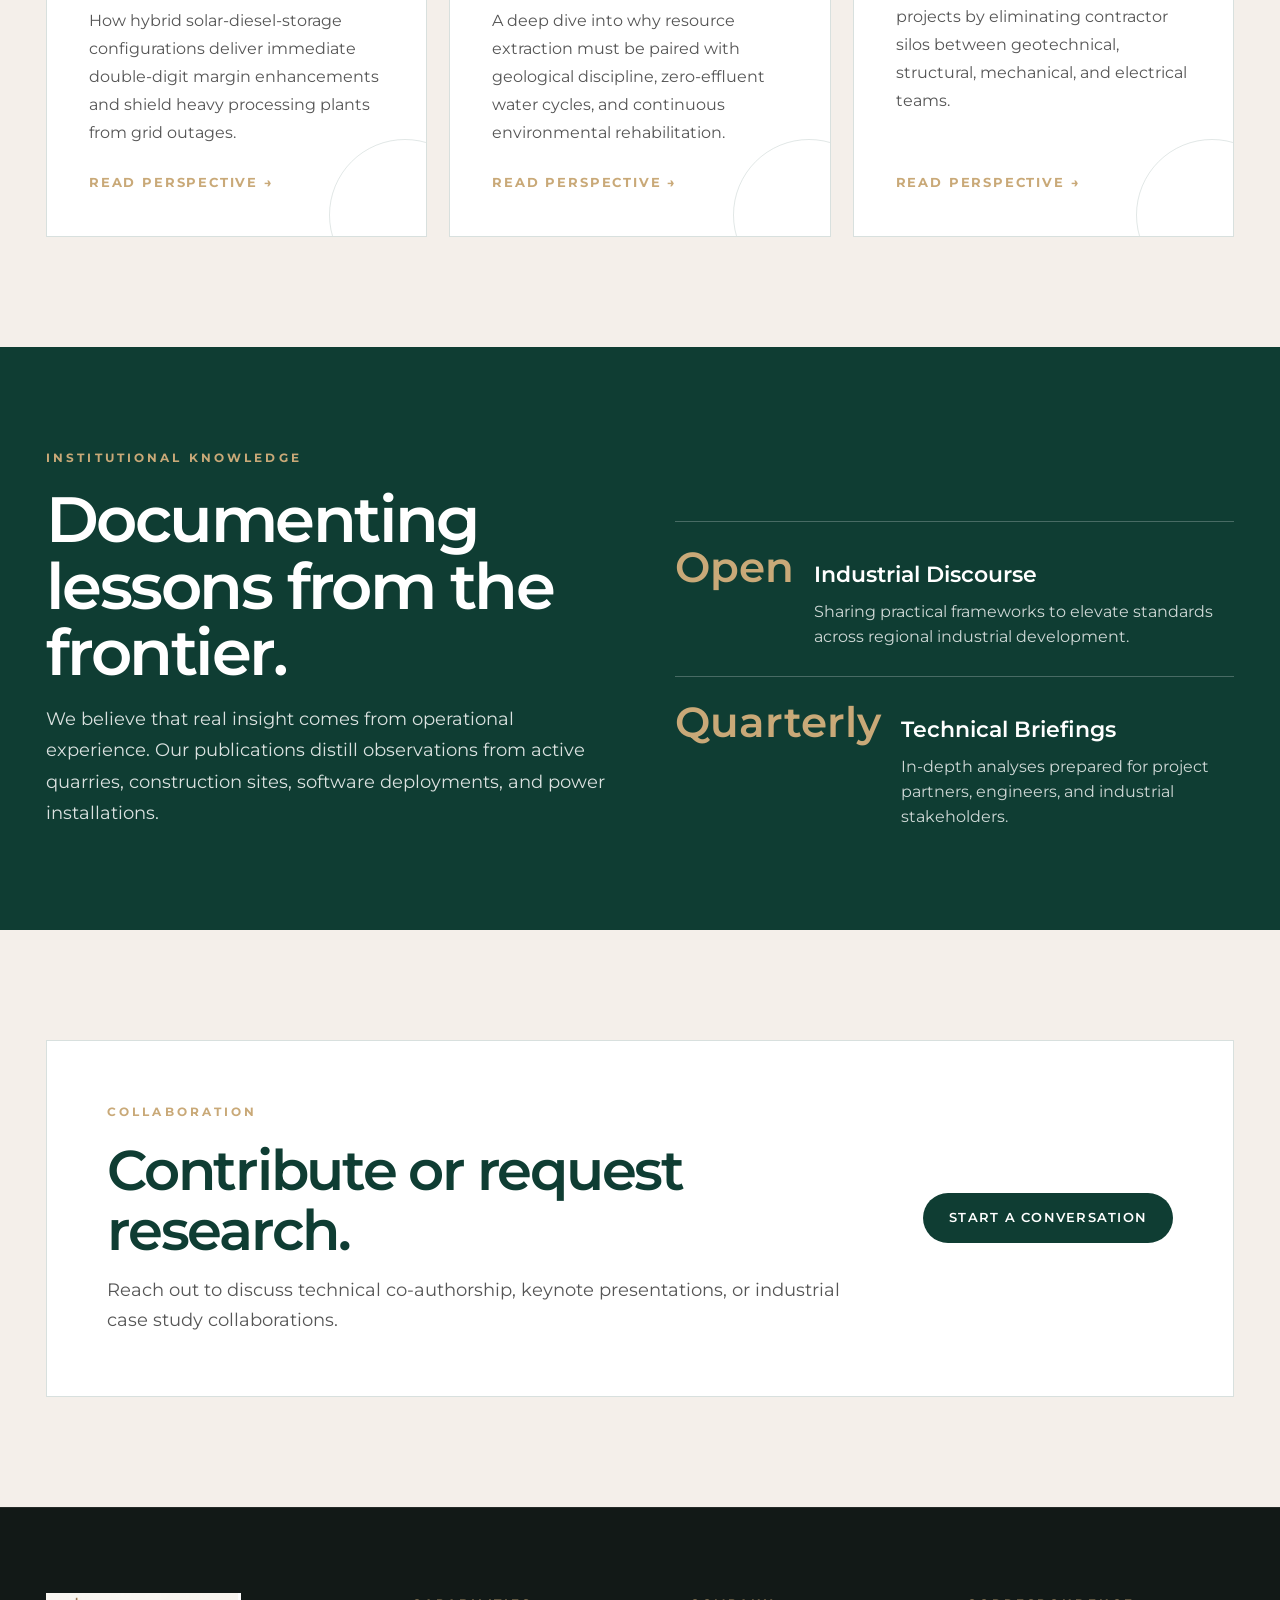
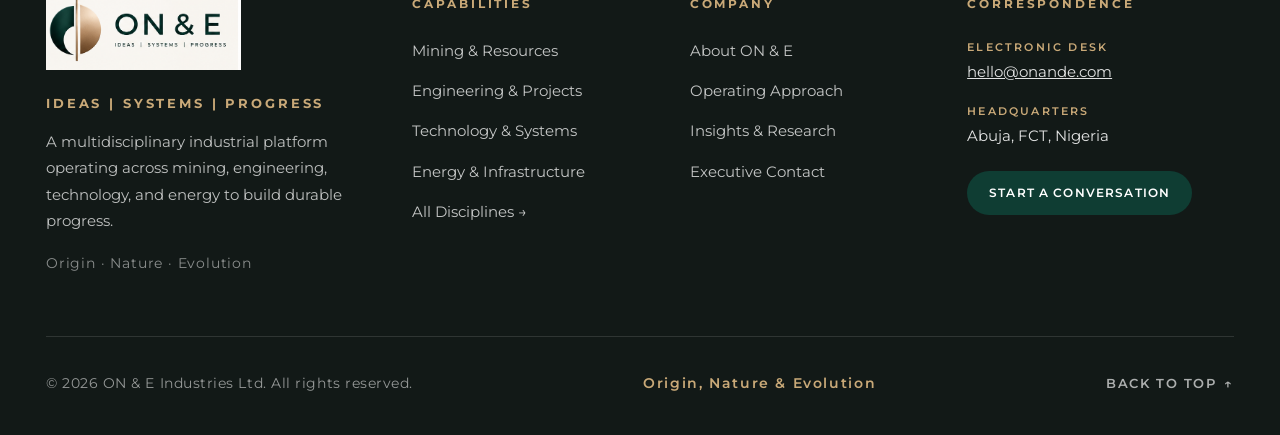
<file: public/insights.html>
﻿<!doctype html>
<html lang="en">
<head>
  <meta charset="utf-8">
  <meta name="viewport" content="width=device-width, initial-scale=1">
  <title>Insights — ON & E | Ideas | Systems | Progress</title>
  <meta name="description" content="Perspectives on industry, technology, projects, systems and the forces shaping the future from ON & E.">
  <link rel="icon" type="image/svg+xml" href="favicon.svg">
  <link rel="stylesheet" href="css/styles.css">
</head>
<body>

  <!-- Navigation -->
  <header class="nav">
    <div class="wrap">
      <a href="index.html" aria-label="ON & E Home">
        <img class="logo" src="on-e-logo.png" alt="ON & E — Ideas | Systems | Progress">
      </a>
      <nav class="links" aria-label="Main Navigation">
        <a href="about.html">About</a>
        <a href="capabilities.html">Capabilities</a>
        <a href="approach.html">Approach</a>
        <a href="insights.html" class="active">Insights</a>
        <a href="contact.html">Contact</a>
      </nav>
      <a class="cta" href="contact.html">Start a conversation</a>
      <button class="mobile-toggle" id="mobile-toggle" aria-label="Toggle Navigation" aria-expanded="false">
        <svg width="24" height="24" viewBox="0 0 24 24" fill="none" stroke="currentColor" stroke-width="2">
          <path d="M4 6h16M4 12h16M4 18h16"/>
        </svg>
      </button>
    </div>
  </header>

  <!-- Mobile Drawer Menu -->
  <div class="mobile-menu" id="mobile-menu">
    <a href="index.html">Home</a>
    <a href="about.html">About</a>
    <a href="capabilities.html">Capabilities</a>
    <a href="approach.html">Approach</a>
    <a href="insights.html" class="active">Insights</a>
    <a href="contact.html">Contact</a>
  </div>

  <main>
    <!-- PAGE HERO -->
    <section class="page-hero-clean">
      <div class="wrap">
        <div class="eyebrow" style="color: var(--bronze);">04 · Thought Leadership</div>
        <h1>Thinking beyond<br>the brief.</h1>
        <p>
          Perspectives on industry, technology, projects, systems and the macroeconomic and technical forces shaping the future.
        </p>
      </div>
    </section>

    <!-- SECTION: ARTICLES GRID -->
    <section class="section">
      <div class="wrap">
        <div class="eyebrow">Publications &amp; Research</div>
        <h2>Perspectives from the field.</h2>
        <p class="lead">
          Our essays and whitepapers examine the intersection of physical industrial operations, digital technology, and capital delivery.
        </p>

        <div class="grid3" style="margin-top: 50px;">
          <!-- ARTICLE 1 -->
          <article class="card">
            <div>
              <div class="num">SYSTEMS · ESSAY 01</div>
              <h3>Systems thinking in complex projects</h3>
              <p>
                How disciplined coordination, systems engineering, and unified data architecture bridge the gap between ambitious industrial design and real-world execution.
              </p>
            </div>
            <div class="read-more">
              Read Perspective &rarr;
            </div>
          </article>

          <!-- ARTICLE 2 -->
          <article class="card">
            <div>
              <div class="num">PHILOSOPHY · ESSAY 02</div>
              <h3>What progress looks like in practice</h3>
              <p>
                Why true progress is not measured by busyness or announcements, but by durable assets, operational reliability, environmental containment, and institutional permanence.
              </p>
            </div>
            <div class="read-more">
              Read Perspective &rarr;
            </div>
          </article>

          <!-- ARTICLE 3 -->
          <article class="card">
            <div>
              <div class="num">TECHNOLOGY · ESSAY 03</div>
              <h3>Ideas, technology and industrial change</h3>
              <p>
                Examining how autonomous RTK drone spatial modeling and unified enterprise software dismantle the traditional inefficiencies of quarry and construction operations.
              </p>
            </div>
            <div class="read-more">
              Read Perspective &rarr;
            </div>
          </article>

          <!-- ARTICLE 4 -->
          <article class="card">
            <div>
              <div class="num">ENERGY · ESSAY 04</div>
              <h3>The economics of decentralized microgrids</h3>
              <p>
                How hybrid solar-diesel-storage configurations deliver immediate double-digit margin enhancements and shield heavy processing plants from grid outages.
              </p>
            </div>
            <div class="read-more">
              Read Perspective &rarr;
            </div>
          </article>

          <!-- ARTICLE 5 -->
          <article class="card">
            <div>
              <div class="num">RESOURCES · ESSAY 05</div>
              <h3>Origin, Nature &amp; Resource Stewardship</h3>
              <p>
                A deep dive into why resource extraction must be paired with geological discipline, zero-effluent water cycles, and continuous environmental rehabilitation.
              </p>
            </div>
            <div class="read-more">
              Read Perspective &rarr;
            </div>
          </article>

          <!-- ARTICLE 6 -->
          <article class="card">
            <div>
              <div class="num">ENGINEERING · ESSAY 06</div>
              <h3>Interface engineering in capital works</h3>
              <p>
                De-risking industrial infrastructure projects by eliminating contractor silos between geotechnical, structural, mechanical, and electrical teams.
              </p>
            </div>
            <div class="read-more">
              Read Perspective &rarr;
            </div>
          </article>
        </div>
      </div>
    </section>

    <!-- BAND: INTELLECTUAL CAPITAL -->
    <section class="band">
      <div class="wrap grid">
        <div>
          <div class="eyebrow">Institutional Knowledge</div>
          <h2>Documenting lessons from the frontier.</h2>
          <p>
            We believe that real insight comes from operational experience. Our publications distill observations from active quarries, construction sites, software deployments, and power installations.
          </p>
        </div>
        <div>
          <div class="stat">
            <strong>Open</strong>
            <div>
              <div class="stat-title">Industrial Discourse</div>
              <div class="stat-desc">Sharing practical frameworks to elevate standards across regional industrial development.</div>
            </div>
          </div>
          <div class="stat">
            <strong>Quarterly</strong>
            <div>
              <div class="stat-title">Technical Briefings</div>
              <div class="stat-desc">In-depth analyses prepared for project partners, engineers, and industrial stakeholders.</div>
            </div>
          </div>
        </div>
      </div>
    </section>

    <!-- CONTACT STRIP -->
    <section class="contact">
      <div class="wrap">
        <div class="contactbox">
          <div>
            <div class="eyebrow">Collaboration</div>
            <h2>Contribute or request research.</h2>
            <p>Reach out to discuss technical co-authorship, keynote presentations, or industrial case study collaborations.</p>
          </div>
          <a class="cta" href="contact.html">Start a conversation</a>
        </div>
      </div>
    </section>
  </main>

  <!-- FOOTER -->
  <footer class="footer">
    <div class="wrap">
      <div class="footer-top">
        <!-- Column 1: Brand & Narrative -->
        <div class="footer-brand">
          <a href="index.html" aria-label="ON & E Home">
            <img class="footer-logo" src="on-e-logo.png" alt="ON & E Logo">
          </a>
          <div class="footer-tagline">IDEAS | SYSTEMS | PROGRESS</div>
          <p class="footer-bio">
            A multidisciplinary industrial platform operating across mining, engineering, technology, and energy to build durable progress.
          </p>
          <div class="footer-spoken">Origin · Nature · Evolution</div>
        </div>

        <!-- Column 2: Capabilities -->
        <div>
          <div class="footer-heading">Capabilities</div>
          <div class="footer-nav">
            <a href="capabilities/mining-resources.html">Mining &amp; Resources</a>
            <a href="capabilities/engineering-projects.html">Engineering &amp; Projects</a>
            <a href="capabilities/technology-systems.html">Technology &amp; Systems</a>
            <a href="capabilities/energy-infrastructure.html">Energy &amp; Infrastructure</a>
            <a href="capabilities.html">All Disciplines &rarr;</a>
          </div>
        </div>

        <!-- Column 3: Company & Approach -->
        <div>
          <div class="footer-heading">Company</div>
          <div class="footer-nav">
            <a href="about.html">About ON &amp; E</a>
            <a href="approach.html">Operating Approach</a>
            <a href="insights.html">Insights &amp; Research</a>
            <a href="contact.html">Executive Contact</a>
          </div>
        </div>

        <!-- Column 4: Correspondence & Inquiries -->
        <div>
          <div class="footer-heading">Correspondence</div>
          <div class="footer-contact-item">
            <div class="footer-contact-label">Electronic Desk</div>
            <div class="footer-contact-val"><a href="mailto:hello@onande.com">hello@onande.com</a></div>
          </div>
          <div class="footer-contact-item">
            <div class="footer-contact-label">Headquarters</div>
            <div class="footer-contact-val">Abuja, FCT, Nigeria</div>
          </div>
          <div style="margin-top: 24px;">
            <a class="cta" href="contact.html" style="font-size: 11.5px; padding: 12px 22px;">Start a conversation</a>
          </div>
        </div>
      </div>

      <!-- Footer Bottom -->
      <div class="footer-bottom">
        <div class="footer-copy">&copy; 2026 ON &amp; E Industries Ltd. All rights reserved.</div>
        <div class="footer-meaning">Origin, Nature &amp; Evolution</div>
        <a href="#" class="footer-backtop" aria-label="Back to top">
          <span>Back to Top</span> &uarr;
        </a>
      </div>
    </div>
  </footer>

  <script src="js/main.js"></script>
</body>
</html>
</file>
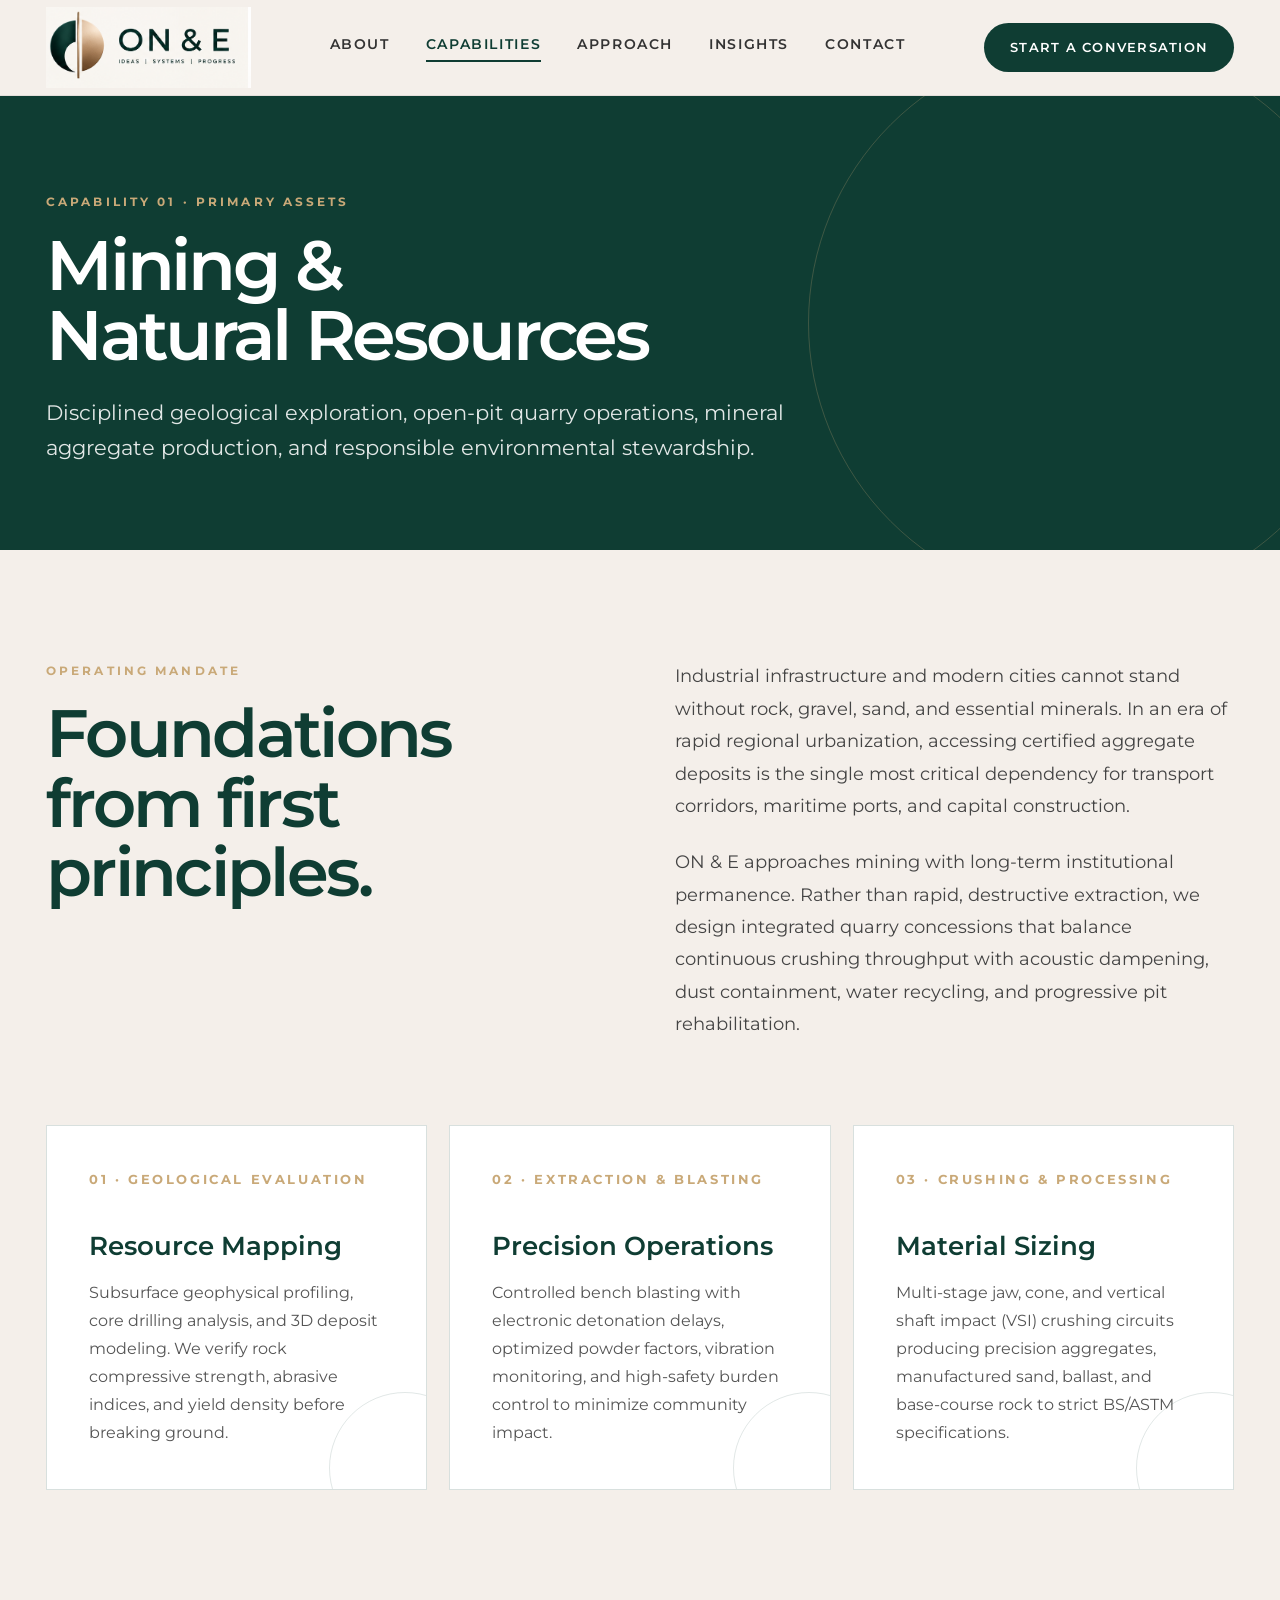
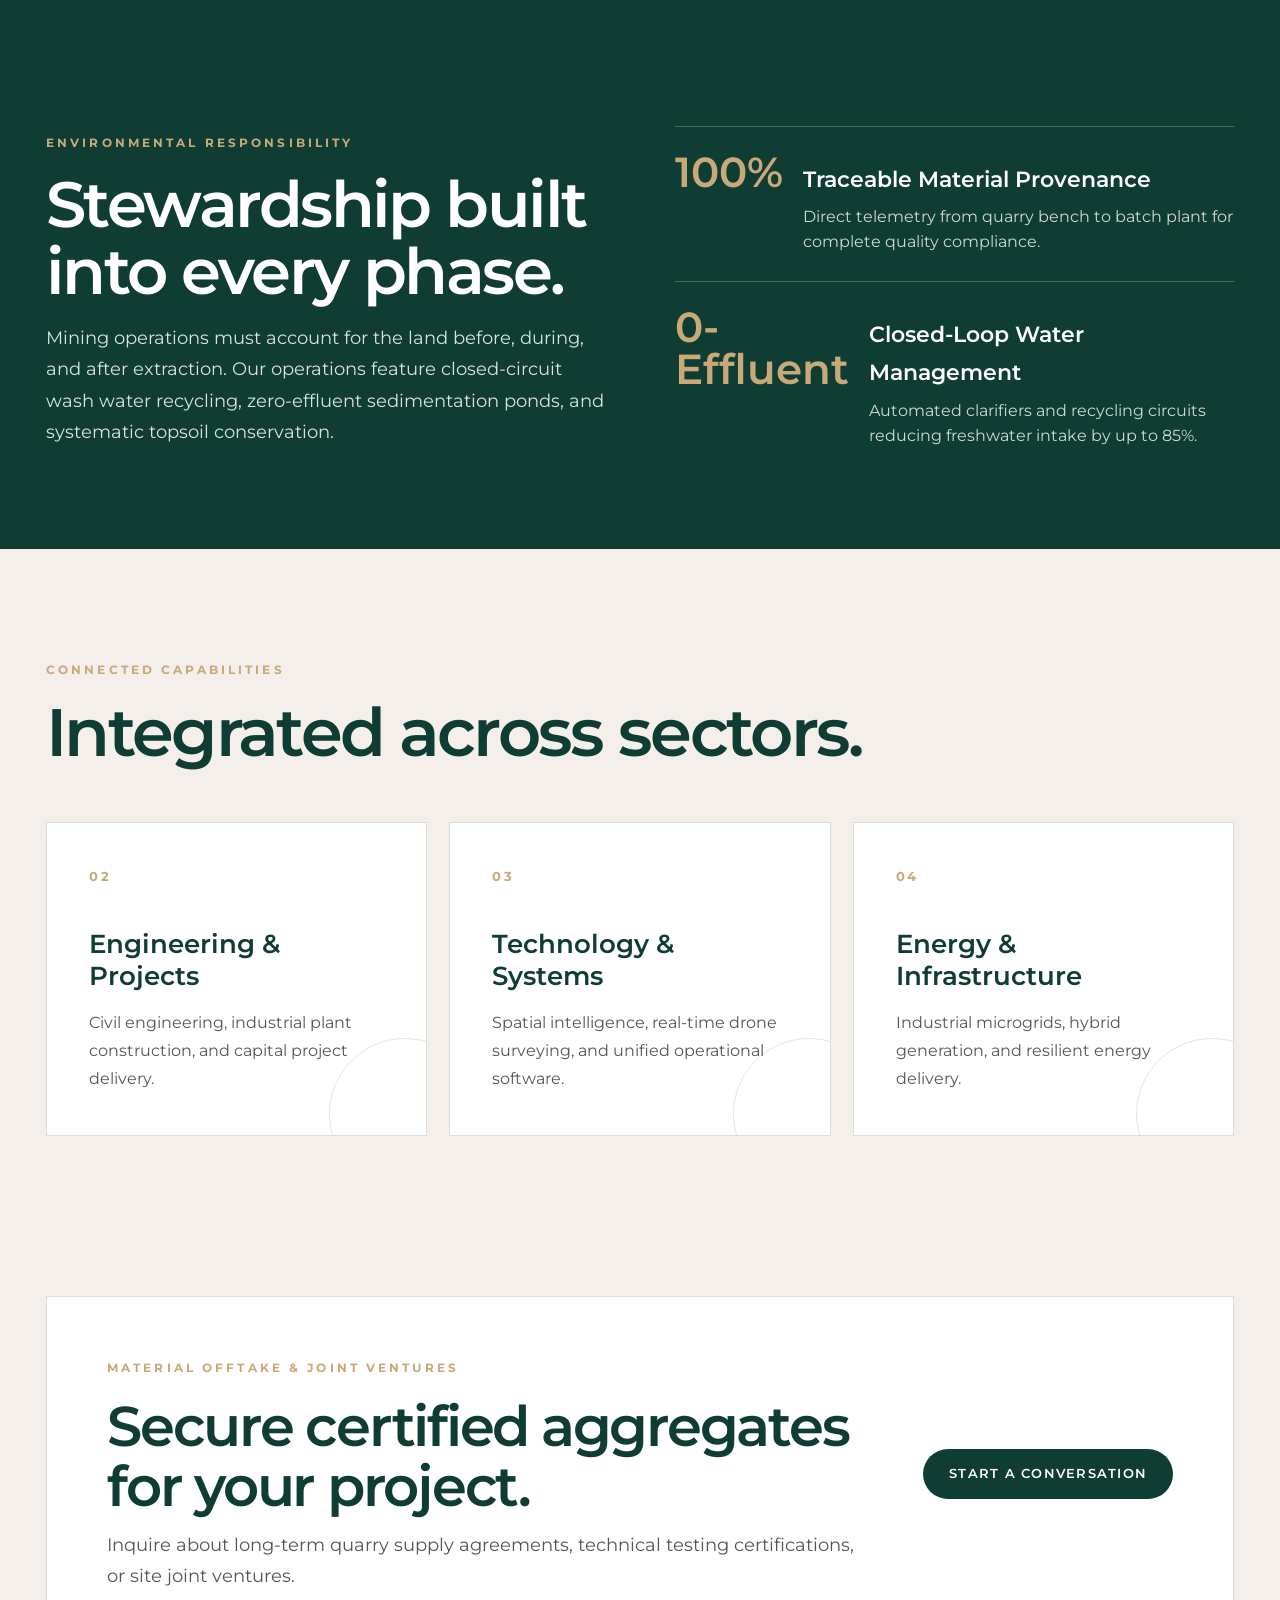
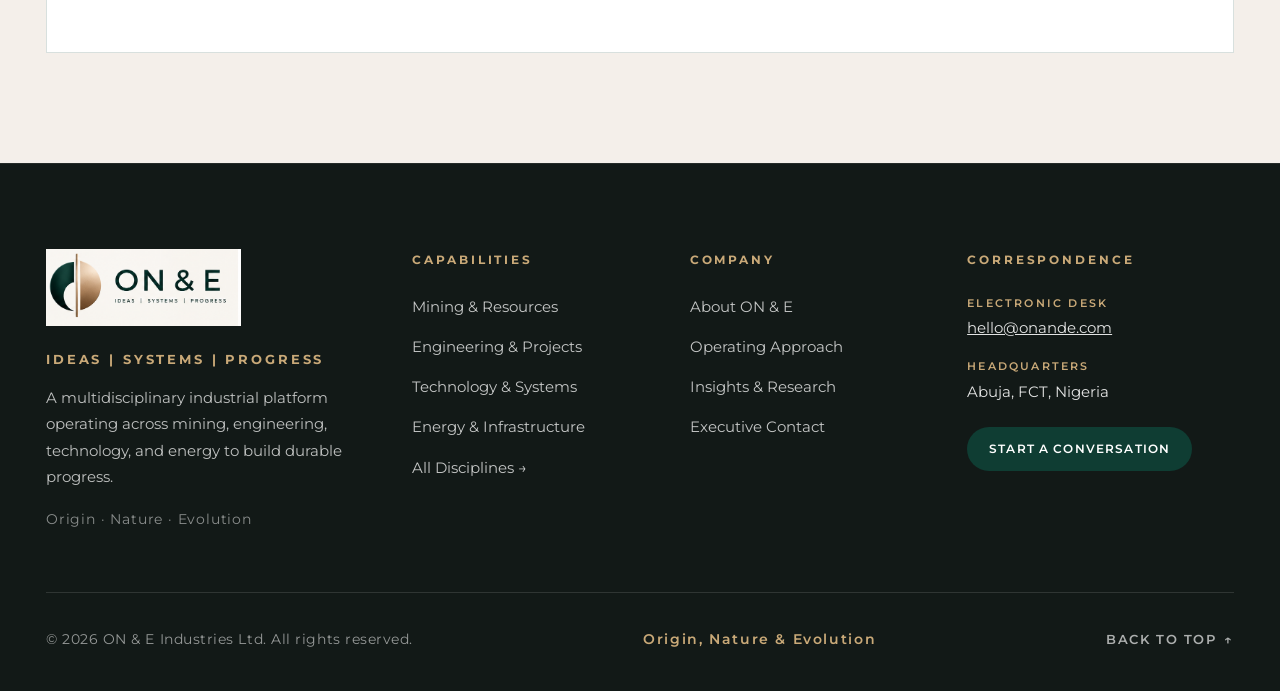
<file: public/mining-resources.html>
﻿<!doctype html>
<html lang="en">
<head>
  <meta charset="utf-8">
  <meta name="viewport" content="width=device-width, initial-scale=1">
  <title>Mining & Resources — Capabilities — ON & E</title>
  <meta name="description" content="ON & E Mining & Resources: Geological assessment, industrial quarrying, aggregate processing, and long-term mineral stewardship.">
  <link rel="icon" type="image/svg+xml" href="favicon.svg">
  <link rel="stylesheet" href="css/styles.css">
</head>
<body>

  <!-- Navigation -->
  <header class="nav">
    <div class="wrap">
      <a href="index.html" aria-label="ON & E Home">
        <img class="logo" src="on-e-logo.png" alt="ON & E — Ideas | Systems | Progress">
      </a>
      <nav class="links" aria-label="Main Navigation">
        <a href="about.html">About</a>
        <a href="capabilities.html" class="active">Capabilities</a>
        <a href="approach.html">Approach</a>
        <a href="insights.html">Insights</a>
        <a href="contact.html">Contact</a>
      </nav>
      <a class="cta" href="contact.html">Start a conversation</a>
      <button class="mobile-toggle" id="mobile-toggle" aria-label="Toggle Navigation" aria-expanded="false">
        <svg width="24" height="24" viewBox="0 0 24 24" fill="none" stroke="currentColor" stroke-width="2">
          <path d="M4 6h16M4 12h16M4 18h16"/>
        </svg>
      </button>
    </div>
  </header>

  <!-- Mobile Drawer Menu -->
  <div class="mobile-menu" id="mobile-menu">
    <a href="index.html">Home</a>
    <a href="about.html">About</a>
    <a href="capabilities.html" class="active">Capabilities</a>
    <a href="approach.html">Approach</a>
    <a href="insights.html">Insights</a>
    <a href="contact.html">Contact</a>
  </div>

  <main>
    <!-- PAGE HERO -->
    <section class="page-hero-clean">
      <div class="wrap">
        <div class="eyebrow" style="color: var(--bronze);">Capability 01 · Primary Assets</div>
        <h1>Mining &amp;<br>Natural Resources</h1>
        <p>
          Disciplined geological exploration, open-pit quarry operations, mineral aggregate production, and responsible environmental stewardship.
        </p>
      </div>
    </section>

    <!-- SECTION: DISCIPLINE OVERVIEW -->
    <section class="section">
      <div class="wrap">
        <div class="grid2">
          <div>
            <div class="eyebrow">Operating Mandate</div>
            <h2>Foundations from first principles.</h2>
          </div>
          <div>
            <p class="body-para">
              Industrial infrastructure and modern cities cannot stand without rock, gravel, sand, and essential minerals. In an era of rapid regional urbanization, accessing certified aggregate deposits is the single most critical dependency for transport corridors, maritime ports, and capital construction.
            </p>
            <p class="body-para">
              ON &amp; E approaches mining with long-term institutional permanence. Rather than rapid, destructive extraction, we design integrated quarry concessions that balance continuous crushing throughput with acoustic dampening, dust containment, water recycling, and progressive pit rehabilitation.
            </p>
          </div>
        </div>

        <!-- TECHNICAL PILLARS GRID -->
        <div class="grid3" style="margin-top: 60px;">
          <article class="card">
            <div class="num">01 · Geological Evaluation</div>
            <h3>Resource Mapping</h3>
            <p>
              Subsurface geophysical profiling, core drilling analysis, and 3D deposit modeling. We verify rock compressive strength, abrasive indices, and yield density before breaking ground.
            </p>
          </article>
          <article class="card">
            <div class="num">02 · Extraction &amp; Blasting</div>
            <h3>Precision Operations</h3>
            <p>
              Controlled bench blasting with electronic detonation delays, optimized powder factors, vibration monitoring, and high-safety burden control to minimize community impact.
            </p>
          </article>
          <article class="card">
            <div class="num">03 · Crushing &amp; Processing</div>
            <h3>Material Sizing</h3>
            <p>
              Multi-stage jaw, cone, and vertical shaft impact (VSI) crushing circuits producing precision aggregates, manufactured sand, ballast, and base-course rock to strict BS/ASTM specifications.
            </p>
          </article>
        </div>
      </div>
    </section>

    <!-- BAND: METRICS & STEWARDSHIP -->
    <section class="band">
      <div class="wrap grid">
        <div>
          <div class="eyebrow">Environmental Responsibility</div>
          <h2>Stewardship built into every phase.</h2>
          <p>
            Mining operations must account for the land before, during, and after extraction. Our operations feature closed-circuit wash water recycling, zero-effluent sedimentation ponds, and systematic topsoil conservation.
          </p>
        </div>
        <div>
          <div class="stat">
            <strong>100%</strong>
            <div>
              <div class="stat-title">Traceable Material Provenance</div>
              <div class="stat-desc">Direct telemetry from quarry bench to batch plant for complete quality compliance.</div>
            </div>
          </div>
          <div class="stat">
            <strong>0-Effluent</strong>
            <div>
              <div class="stat-title">Closed-Loop Water Management</div>
              <div class="stat-desc">Automated clarifiers and recycling circuits reducing freshwater intake by up to 85%.</div>
            </div>
          </div>
        </div>
      </div>
    </section>

    <!-- OTHER CAPABILITIES NAV -->
    <section class="section" style="padding-bottom: 50px;">
      <div class="wrap">
        <div class="eyebrow">Connected Capabilities</div>
        <h2>Integrated across sectors.</h2>
        <div class="grid3">
          <a href="engineering-projects.html" class="card">
            <div class="num">02</div>
            <h3>Engineering &amp; Projects</h3>
            <p>Civil engineering, industrial plant construction, and capital project delivery.</p>
          </a>
          <a href="technology-systems.html" class="card">
            <div class="num">03</div>
            <h3>Technology &amp; Systems</h3>
            <p>Spatial intelligence, real-time drone surveying, and unified operational software.</p>
          </a>
          <a href="energy-infrastructure.html" class="card">
            <div class="num">04</div>
            <h3>Energy &amp; Infrastructure</h3>
            <p>Industrial microgrids, hybrid generation, and resilient energy delivery.</p>
          </a>
        </div>
      </div>
    </section>

    <!-- CONTACT STRIP -->
    <section class="contact">
      <div class="wrap">
        <div class="contactbox">
          <div>
            <div class="eyebrow">Material Offtake &amp; Joint Ventures</div>
            <h2>Secure certified aggregates for your project.</h2>
            <p>Inquire about long-term quarry supply agreements, technical testing certifications, or site joint ventures.</p>
          </div>
          <a class="cta" href="contact.html">Start a conversation</a>
        </div>
      </div>
    </section>
  </main>

  <!-- FOOTER -->
  <footer class="footer">
    <div class="wrap">
      <div class="footer-top">
        <!-- Column 1: Brand & Narrative -->
        <div class="footer-brand">
          <a href="index.html" aria-label="ON & E Home">
            <img class="footer-logo" src="on-e-logo.png" alt="ON & E Logo">
          </a>
          <div class="footer-tagline">IDEAS | SYSTEMS | PROGRESS</div>
          <p class="footer-bio">
            A multidisciplinary industrial platform operating across mining, engineering, technology, and energy to build durable progress.
          </p>
          <div class="footer-spoken">Origin · Nature · Evolution</div>
        </div>

        <!-- Column 2: Capabilities -->
        <div>
          <div class="footer-heading">Capabilities</div>
          <div class="footer-nav">
            <a href="capabilities/mining-resources.html">Mining &amp; Resources</a>
            <a href="capabilities/engineering-projects.html">Engineering &amp; Projects</a>
            <a href="capabilities/technology-systems.html">Technology &amp; Systems</a>
            <a href="capabilities/energy-infrastructure.html">Energy &amp; Infrastructure</a>
            <a href="capabilities.html">All Disciplines &rarr;</a>
          </div>
        </div>

        <!-- Column 3: Company & Approach -->
        <div>
          <div class="footer-heading">Company</div>
          <div class="footer-nav">
            <a href="about.html">About ON &amp; E</a>
            <a href="approach.html">Operating Approach</a>
            <a href="insights.html">Insights &amp; Research</a>
            <a href="contact.html">Executive Contact</a>
          </div>
        </div>

        <!-- Column 4: Correspondence & Inquiries -->
        <div>
          <div class="footer-heading">Correspondence</div>
          <div class="footer-contact-item">
            <div class="footer-contact-label">Electronic Desk</div>
            <div class="footer-contact-val"><a href="mailto:hello@onande.com">hello@onande.com</a></div>
          </div>
          <div class="footer-contact-item">
            <div class="footer-contact-label">Headquarters</div>
            <div class="footer-contact-val">Abuja, FCT, Nigeria</div>
          </div>
          <div style="margin-top: 24px;">
            <a class="cta" href="contact.html" style="font-size: 11.5px; padding: 12px 22px;">Start a conversation</a>
          </div>
        </div>
      </div>

      <!-- Footer Bottom -->
      <div class="footer-bottom">
        <div class="footer-copy">&copy; 2026 ON &amp; E Industries Ltd. All rights reserved.</div>
        <div class="footer-meaning">Origin, Nature &amp; Evolution</div>
        <a href="#" class="footer-backtop" aria-label="Back to top">
          <span>Back to Top</span> &uarr;
        </a>
      </div>
    </div>
  </footer>

  <script src="js/main.js"></script>
</body>
</html>
</file>
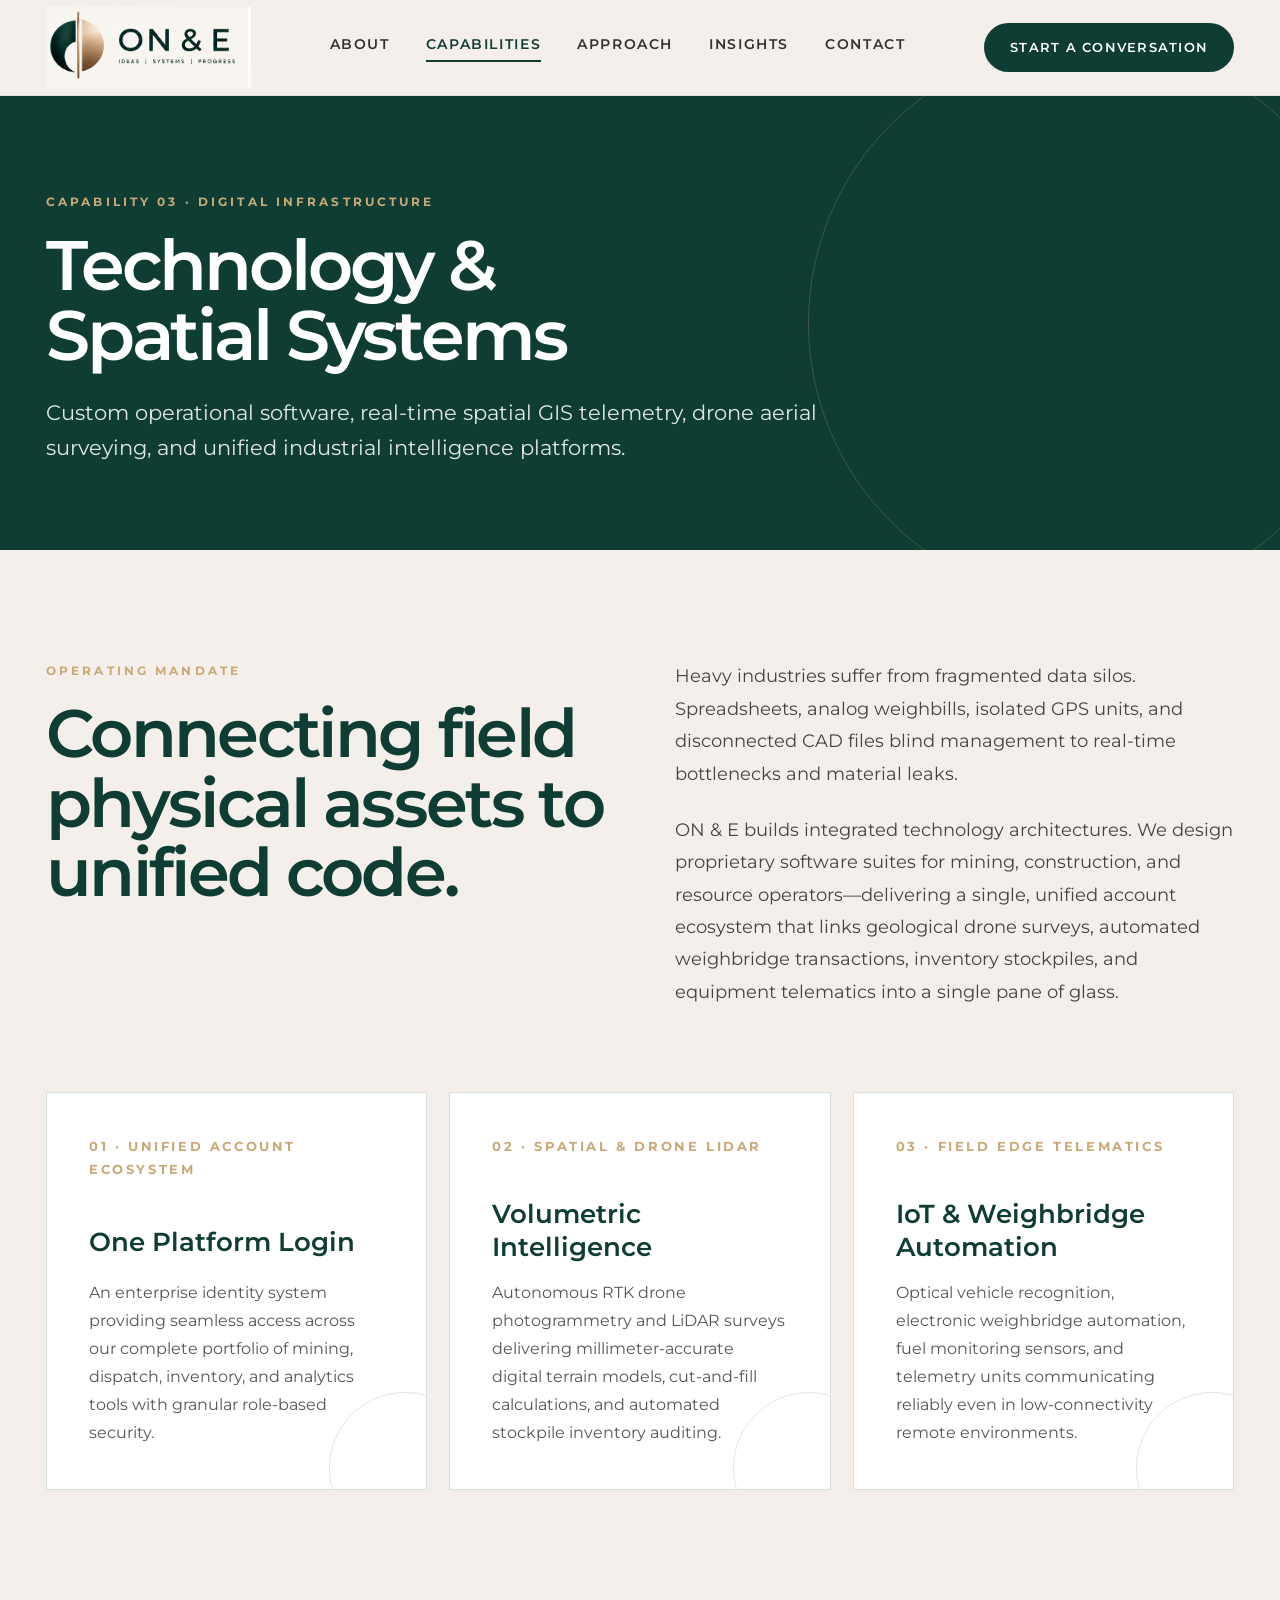
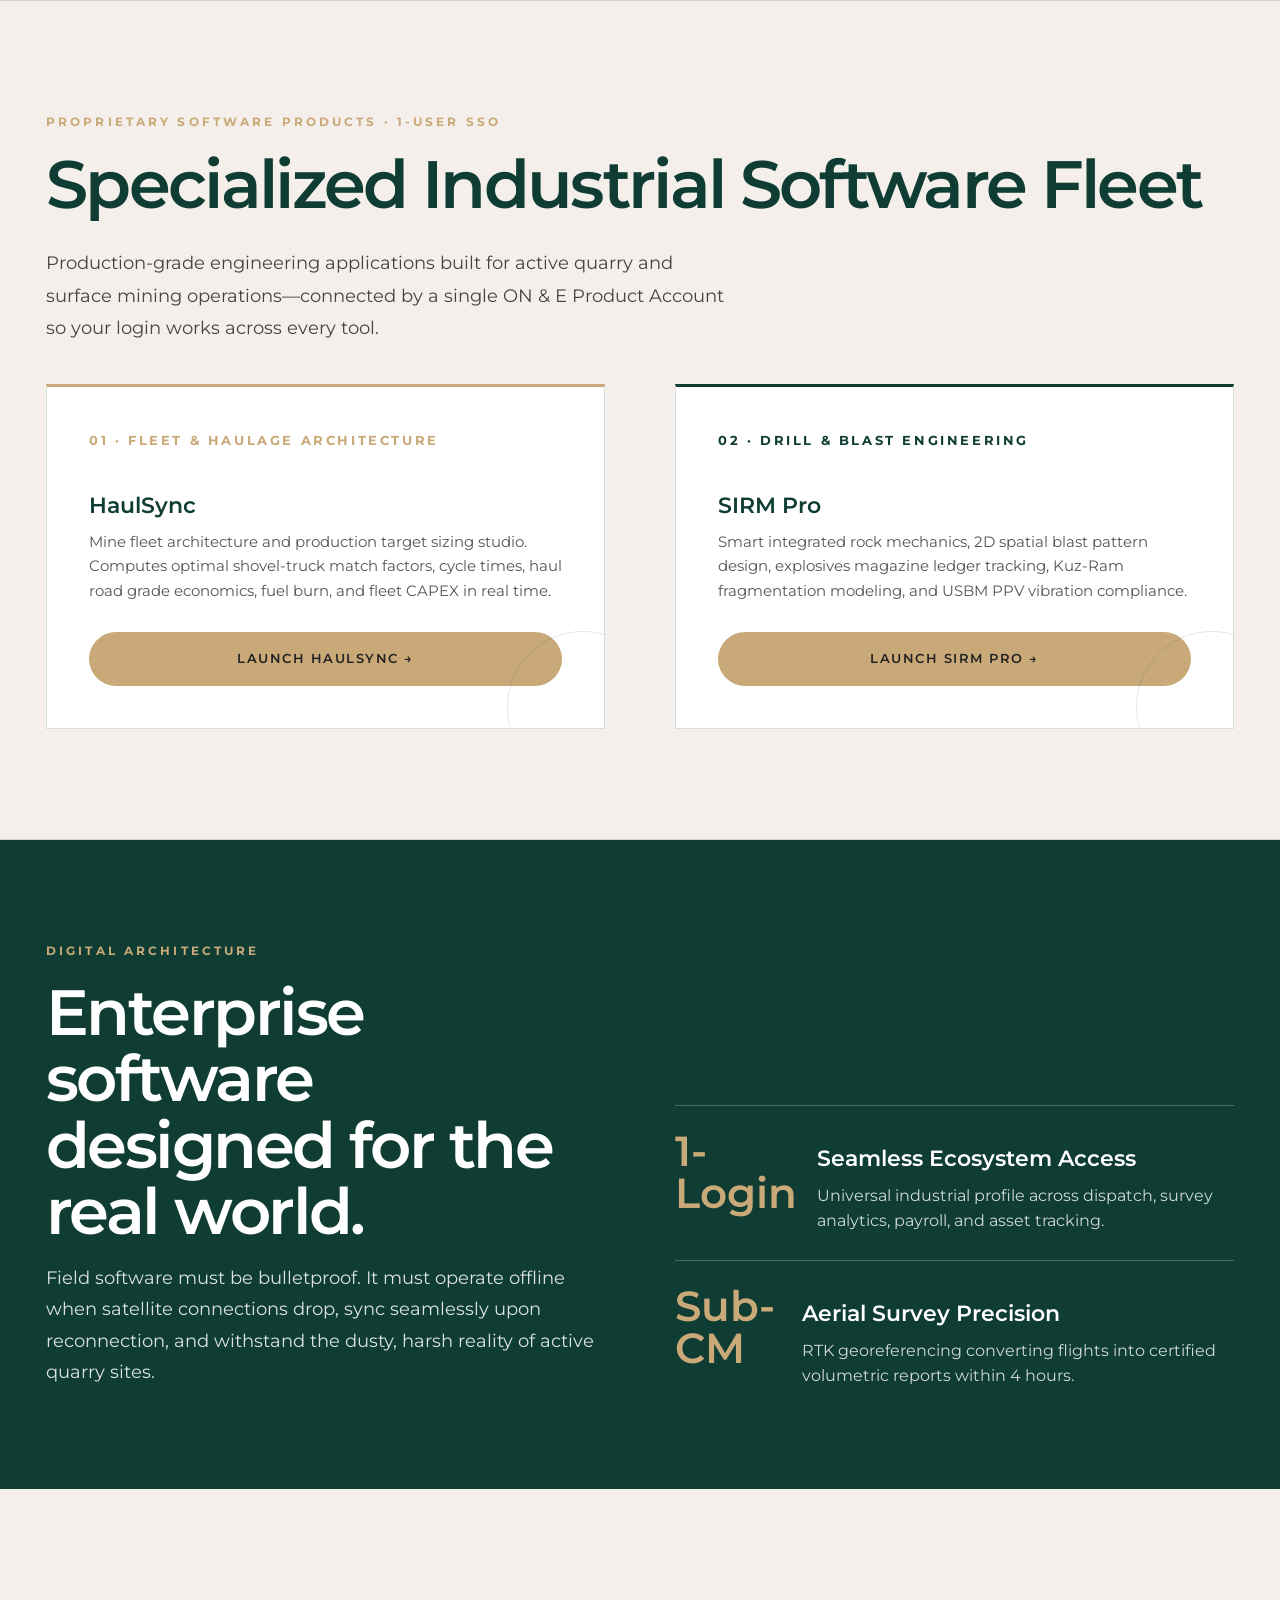
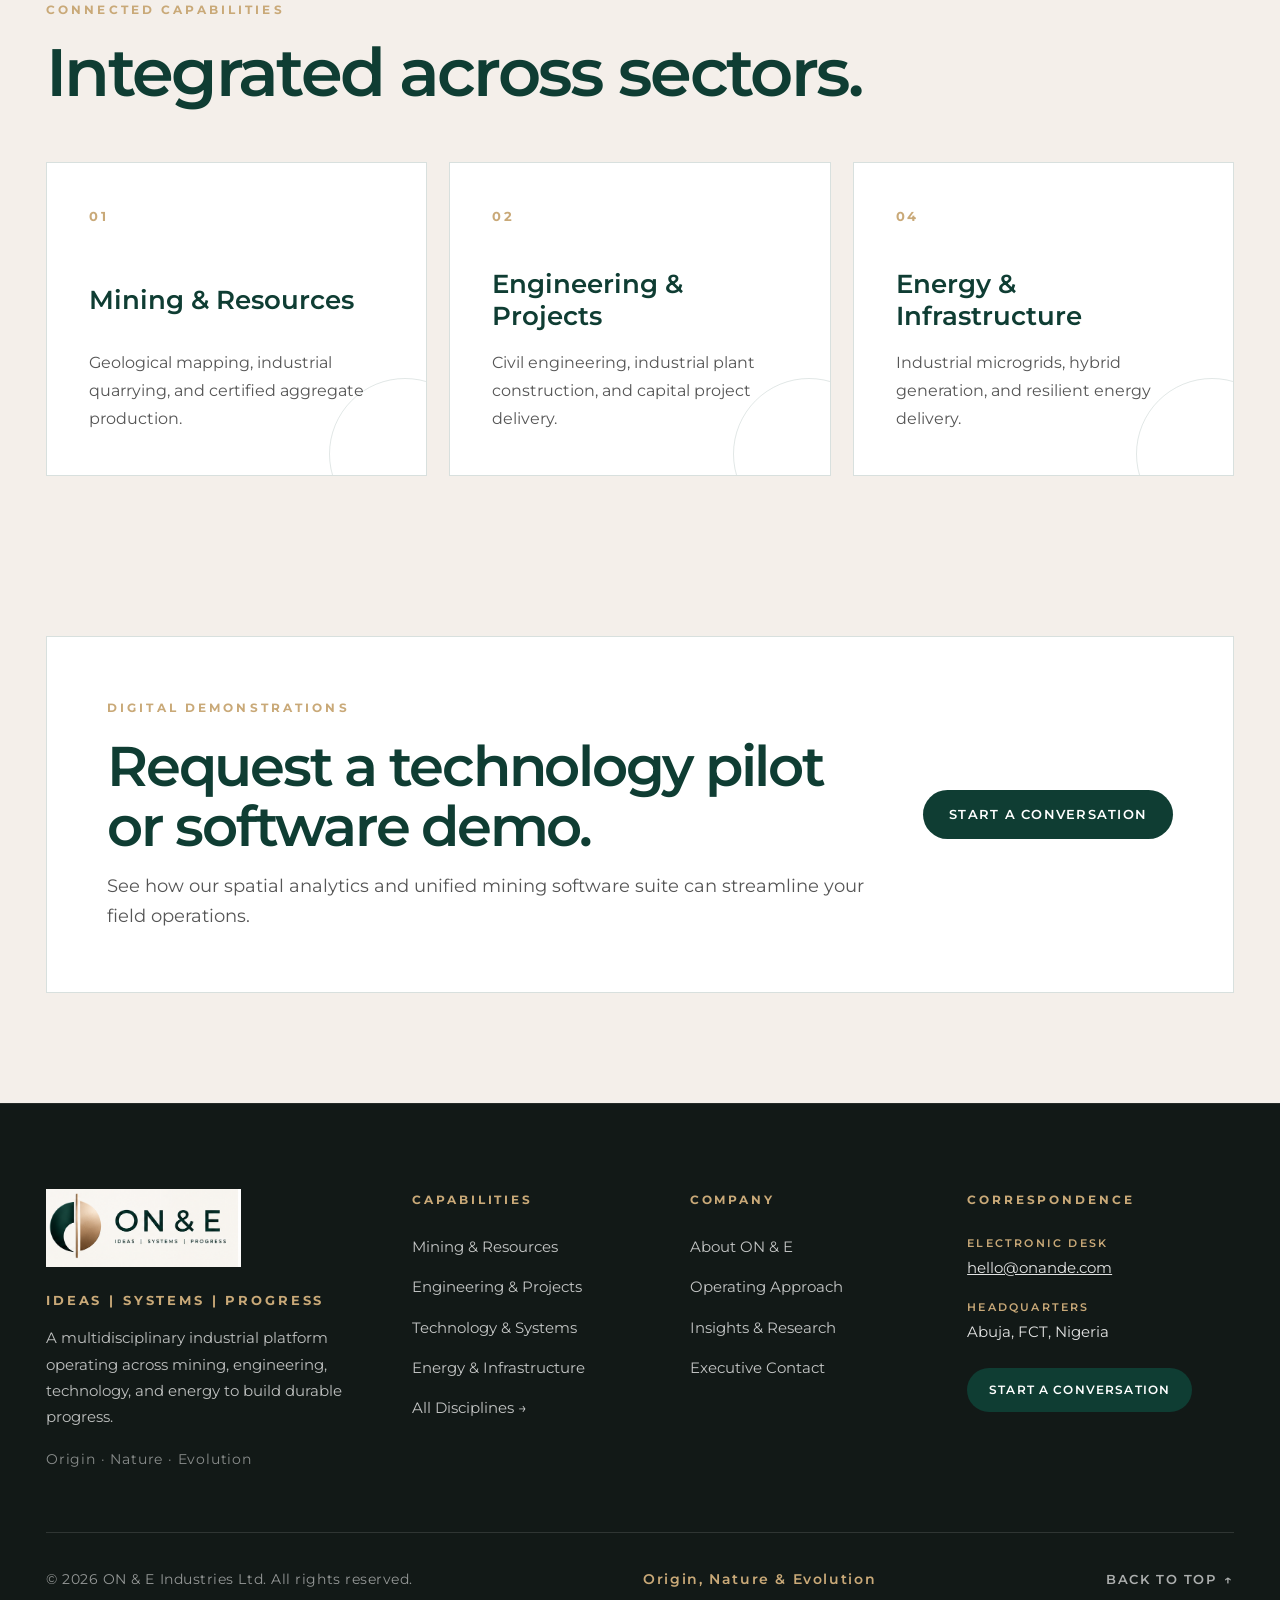
<file: public/technology-systems.html>
<!doctype html>
<html lang="en">
<head>
  <meta charset="utf-8">
  <meta name="viewport" content="width=device-width, initial-scale=1">
  <title>Technology & Systems — Capabilities — ON & E</title>
  <meta name="description" content="ON & E Technology & Systems: Operational mining software, spatial intelligence, drone LiDAR surveying, and unified industrial cloud platforms.">
  <link rel="icon" type="image/svg+xml" href="favicon.svg">
  <link rel="stylesheet" href="css/styles.css">
</head>
<body>

  <!-- Navigation -->
  <header class="nav">
    <div class="wrap">
      <a href="index.html" aria-label="ON & E Home">
        <img class="logo" src="on-e-logo.png" alt="ON & E — Ideas | Systems | Progress">
      </a>
      <nav class="links" aria-label="Main Navigation">
        <a href="about.html">About</a>
        <a href="capabilities.html" class="active">Capabilities</a>
        <a href="approach.html">Approach</a>
        <a href="insights.html">Insights</a>
        <a href="contact.html">Contact</a>
      </nav>
      <a class="cta" href="contact.html">Start a conversation</a>
      <button class="mobile-toggle" id="mobile-toggle" aria-label="Toggle Navigation" aria-expanded="false">
        <svg width="24" height="24" viewBox="0 0 24 24" fill="none" stroke="currentColor" stroke-width="2">
          <path d="M4 6h16M4 12h16M4 18h16"/>
        </svg>
      </button>
    </div>
  </header>

  <!-- Mobile Drawer Menu -->
  <div class="mobile-menu" id="mobile-menu">
    <a href="index.html">Home</a>
    <a href="about.html">About</a>
    <a href="capabilities.html" class="active">Capabilities</a>
    <a href="approach.html">Approach</a>
    <a href="insights.html">Insights</a>
    <a href="contact.html">Contact</a>
  </div>

  <main>
    <!-- PAGE HERO -->
    <section class="page-hero-clean">
      <div class="wrap">
        <div class="eyebrow" style="color: var(--bronze);">Capability 03 · Digital Infrastructure</div>
        <h1>Technology &amp;<br>Spatial Systems</h1>
        <p>
          Custom operational software, real-time spatial GIS telemetry, drone aerial surveying, and unified industrial intelligence platforms.
        </p>
      </div>
    </section>

    <!-- SECTION: DISCIPLINE OVERVIEW -->
    <section class="section">
      <div class="wrap">
        <div class="grid2">
          <div>
            <div class="eyebrow">Operating Mandate</div>
            <h2>Connecting field physical assets to unified code.</h2>
          </div>
          <div>
            <p class="body-para">
              Heavy industries suffer from fragmented data silos. Spreadsheets, analog weighbills, isolated GPS units, and disconnected CAD files blind management to real-time bottlenecks and material leaks.
            </p>
            <p class="body-para">
              ON &amp; E builds integrated technology architectures. We design proprietary software suites for mining, construction, and resource operators—delivering a single, unified account ecosystem that links geological drone surveys, automated weighbridge transactions, inventory stockpiles, and equipment telematics into a single pane of glass.
            </p>
          </div>
        </div>

        <!-- TECHNICAL PILLARS GRID -->
        <div class="grid3" style="margin-top: 60px;">
          <article class="card">
            <div class="num">01 · Unified Account Ecosystem</div>
            <h3>One Platform Login</h3>
            <p>
              An enterprise identity system providing seamless access across our complete portfolio of mining, dispatch, inventory, and analytics tools with granular role-based security.
            </p>
          </article>
          <article class="card">
            <div class="num">02 · Spatial &amp; Drone LiDAR</div>
            <h3>Volumetric Intelligence</h3>
            <p>
              Autonomous RTK drone photogrammetry and LiDAR surveys delivering millimeter-accurate digital terrain models, cut-and-fill calculations, and automated stockpile inventory auditing.
            </p>
          </article>
          <article class="card">
            <div class="num">03 · Field Edge Telematics</div>
            <h3>IoT &amp; Weighbridge Automation</h3>
            <p>
              Optical vehicle recognition, electronic weighbridge automation, fuel monitoring sensors, and telemetry units communicating reliably even in low-connectivity remote environments.
            </p>
          </article>
        </div>
      </div>
    </section>

    <!-- SECTION: SPECIALIZED INDUSTRIAL SOFTWARE SUITES -->
    <section class="section" style="background: var(--sand); border-top: 1px solid var(--line); border-bottom: 1px solid var(--line);">
      <div class="wrap">
        <div class="eyebrow" style="color: var(--bronze);">Proprietary Software Products · 1-User SSO</div>
        <h2>Specialized Industrial Software Fleet</h2>
        <p class="body-para" style="max-width: 680px; margin-bottom: 40px;">
          Production-grade engineering applications built for active quarry and surface mining operations—connected by a single ON &amp; E Product Account so your login works across every tool.
        </p>

        <div class="grid2">
          <article class="card" style="display: flex; flex-direction: column; justify-content: space-between; border-top: 3px solid var(--bronze);">
            <div>
              <div class="num" style="color: var(--bronze);">01 · Fleet &amp; Haulage Architecture</div>
              <h3 style="font-size: 22px; margin-bottom: 10px;">HaulSync</h3>
              <p style="font-size: 15px; line-height: 1.65;">
                Mine fleet architecture and production target sizing studio. Computes optimal shovel-truck match factors, cycle times, haul road grade economics, fuel burn, and fleet CAPEX in real time.
              </p>
            </div>
            <div style="margin-top: 28px;">
              <a href="https://haulsync.onande.com" id="btnLaunchHaulSync" target="_blank" rel="noopener noreferrer" class="btn primary" style="display: inline-block; width: 100%; text-align: center;">
                Launch HaulSync &rarr;
              </a>
            </div>
          </article>

          <article class="card" style="display: flex; flex-direction: column; justify-content: space-between; border-top: 3px solid var(--green);">
            <div>
              <div class="num" style="color: var(--green);">02 · Drill &amp; Blast Engineering</div>
              <h3 style="font-size: 22px; margin-bottom: 10px;">SIRM Pro</h3>
              <p style="font-size: 15px; line-height: 1.65;">
                Smart integrated rock mechanics, 2D spatial blast pattern design, explosives magazine ledger tracking, Kuz-Ram fragmentation modeling, and USBM PPV vibration compliance.
              </p>
            </div>
            <div style="margin-top: 28px;">
              <a href="https://sirm.onande.com" id="btnLaunchSirm" target="_blank" rel="noopener noreferrer" class="btn primary" style="display: inline-block; width: 100%; text-align: center;">
                Launch SIRM Pro &rarr;
              </a>
            </div>
          </article>
        </div>
      </div>
    </section>
    <!-- BAND: PLATFORM VISION -->
    <section class="band">
      <div class="wrap grid">
        <div>
          <div class="eyebrow">Digital Architecture</div>
          <h2>Enterprise software designed for the real world.</h2>
          <p>
            Field software must be bulletproof. It must operate offline when satellite connections drop, sync seamlessly upon reconnection, and withstand the dusty, harsh reality of active quarry sites.
          </p>
        </div>
        <div>
          <div class="stat">
            <strong>1-Login</strong>
            <div>
              <div class="stat-title">Seamless Ecosystem Access</div>
              <div class="stat-desc">Universal industrial profile across dispatch, survey analytics, payroll, and asset tracking.</div>
            </div>
          </div>
          <div class="stat">
            <strong>Sub-CM</strong>
            <div>
              <div class="stat-title">Aerial Survey Precision</div>
              <div class="stat-desc">RTK georeferencing converting flights into certified volumetric reports within 4 hours.</div>
            </div>
          </div>
        </div>
      </div>
    </section>

    <!-- OTHER CAPABILITIES NAV -->
    <section class="section" style="padding-bottom: 50px;">
      <div class="wrap">
        <div class="eyebrow">Connected Capabilities</div>
        <h2>Integrated across sectors.</h2>
        <div class="grid3">
          <a href="mining-resources.html" class="card">
            <div class="num">01</div>
            <h3>Mining &amp; Resources</h3>
            <p>Geological mapping, industrial quarrying, and certified aggregate production.</p>
          </a>
          <a href="engineering-projects.html" class="card">
            <div class="num">02</div>
            <h3>Engineering &amp; Projects</h3>
            <p>Civil engineering, industrial plant construction, and capital project delivery.</p>
          </a>
          <a href="energy-infrastructure.html" class="card">
            <div class="num">04</div>
            <h3>Energy &amp; Infrastructure</h3>
            <p>Industrial microgrids, hybrid generation, and resilient energy delivery.</p>
          </a>
        </div>
      </div>
    </section>

    <!-- CONTACT STRIP -->
    <section class="contact">
      <div class="wrap">
        <div class="contactbox">
          <div>
            <div class="eyebrow">Digital Demonstrations</div>
            <h2>Request a technology pilot or software demo.</h2>
            <p>See how our spatial analytics and unified mining software suite can streamline your field operations.</p>
          </div>
          <a class="cta" href="contact.html">Start a conversation</a>
        </div>
      </div>
    </section>
  </main>

  <!-- FOOTER -->
  <footer class="footer">
    <div class="wrap">
      <div class="footer-top">
        <!-- Column 1: Brand & Narrative -->
        <div class="footer-brand">
          <a href="index.html" aria-label="ON & E Home">
            <img class="footer-logo" src="on-e-logo.png" alt="ON & E Logo">
          </a>
          <div class="footer-tagline">IDEAS | SYSTEMS | PROGRESS</div>
          <p class="footer-bio">
            A multidisciplinary industrial platform operating across mining, engineering, technology, and energy to build durable progress.
          </p>
          <div class="footer-spoken">Origin · Nature · Evolution</div>
        </div>

        <!-- Column 2: Capabilities -->
        <div>
          <div class="footer-heading">Capabilities</div>
          <div class="footer-nav">
            <a href="capabilities/mining-resources.html">Mining &amp; Resources</a>
            <a href="capabilities/engineering-projects.html">Engineering &amp; Projects</a>
            <a href="capabilities/technology-systems.html">Technology &amp; Systems</a>
            <a href="capabilities/energy-infrastructure.html">Energy &amp; Infrastructure</a>
            <a href="capabilities.html">All Disciplines &rarr;</a>
          </div>
        </div>

        <!-- Column 3: Company & Approach -->
        <div>
          <div class="footer-heading">Company</div>
          <div class="footer-nav">
            <a href="about.html">About ON &amp; E</a>
            <a href="approach.html">Operating Approach</a>
            <a href="insights.html">Insights &amp; Research</a>
            <a href="contact.html">Executive Contact</a>
          </div>
        </div>

        <!-- Column 4: Correspondence & Inquiries -->
        <div>
          <div class="footer-heading">Correspondence</div>
          <div class="footer-contact-item">
            <div class="footer-contact-label">Electronic Desk</div>
            <div class="footer-contact-val"><a href="mailto:hello@onande.com">hello@onande.com</a></div>
          </div>
          <div class="footer-contact-item">
            <div class="footer-contact-label">Headquarters</div>
            <div class="footer-contact-val">Abuja, FCT, Nigeria</div>
          </div>
          <div style="margin-top: 24px;">
            <a class="cta" href="contact.html" style="font-size: 11.5px; padding: 12px 22px;">Start a conversation</a>
          </div>
        </div>
      </div>

      <!-- Footer Bottom -->
      <div class="footer-bottom">
        <div class="footer-copy">&copy; 2026 ON &amp; E Industries Ltd. All rights reserved.</div>
        <div class="footer-meaning">Origin, Nature &amp; Evolution</div>
        <a href="#" class="footer-backtop" aria-label="Back to top">
          <span>Back to Top</span> &uarr;
        </a>
      </div>
    </div>
  </footer>

  <script src="js/main.js"></script>
</body>
</html>
</file>
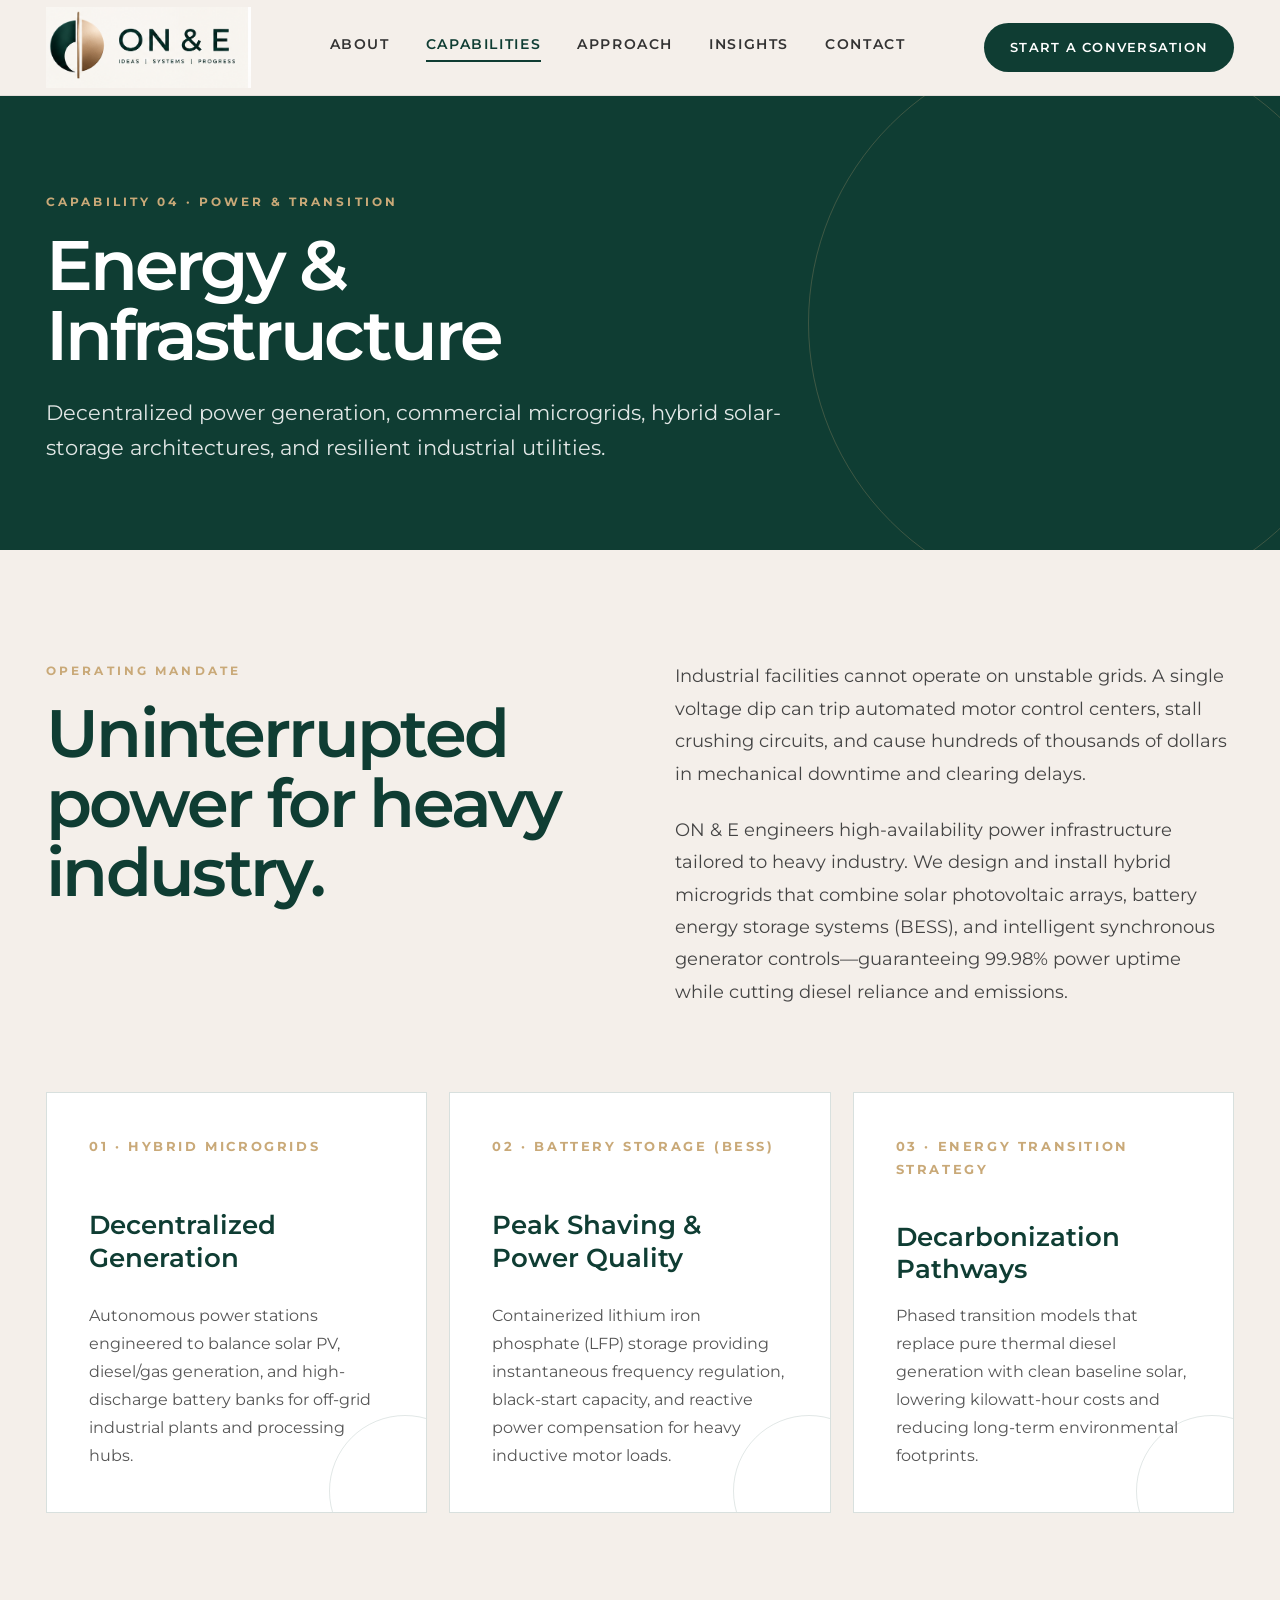
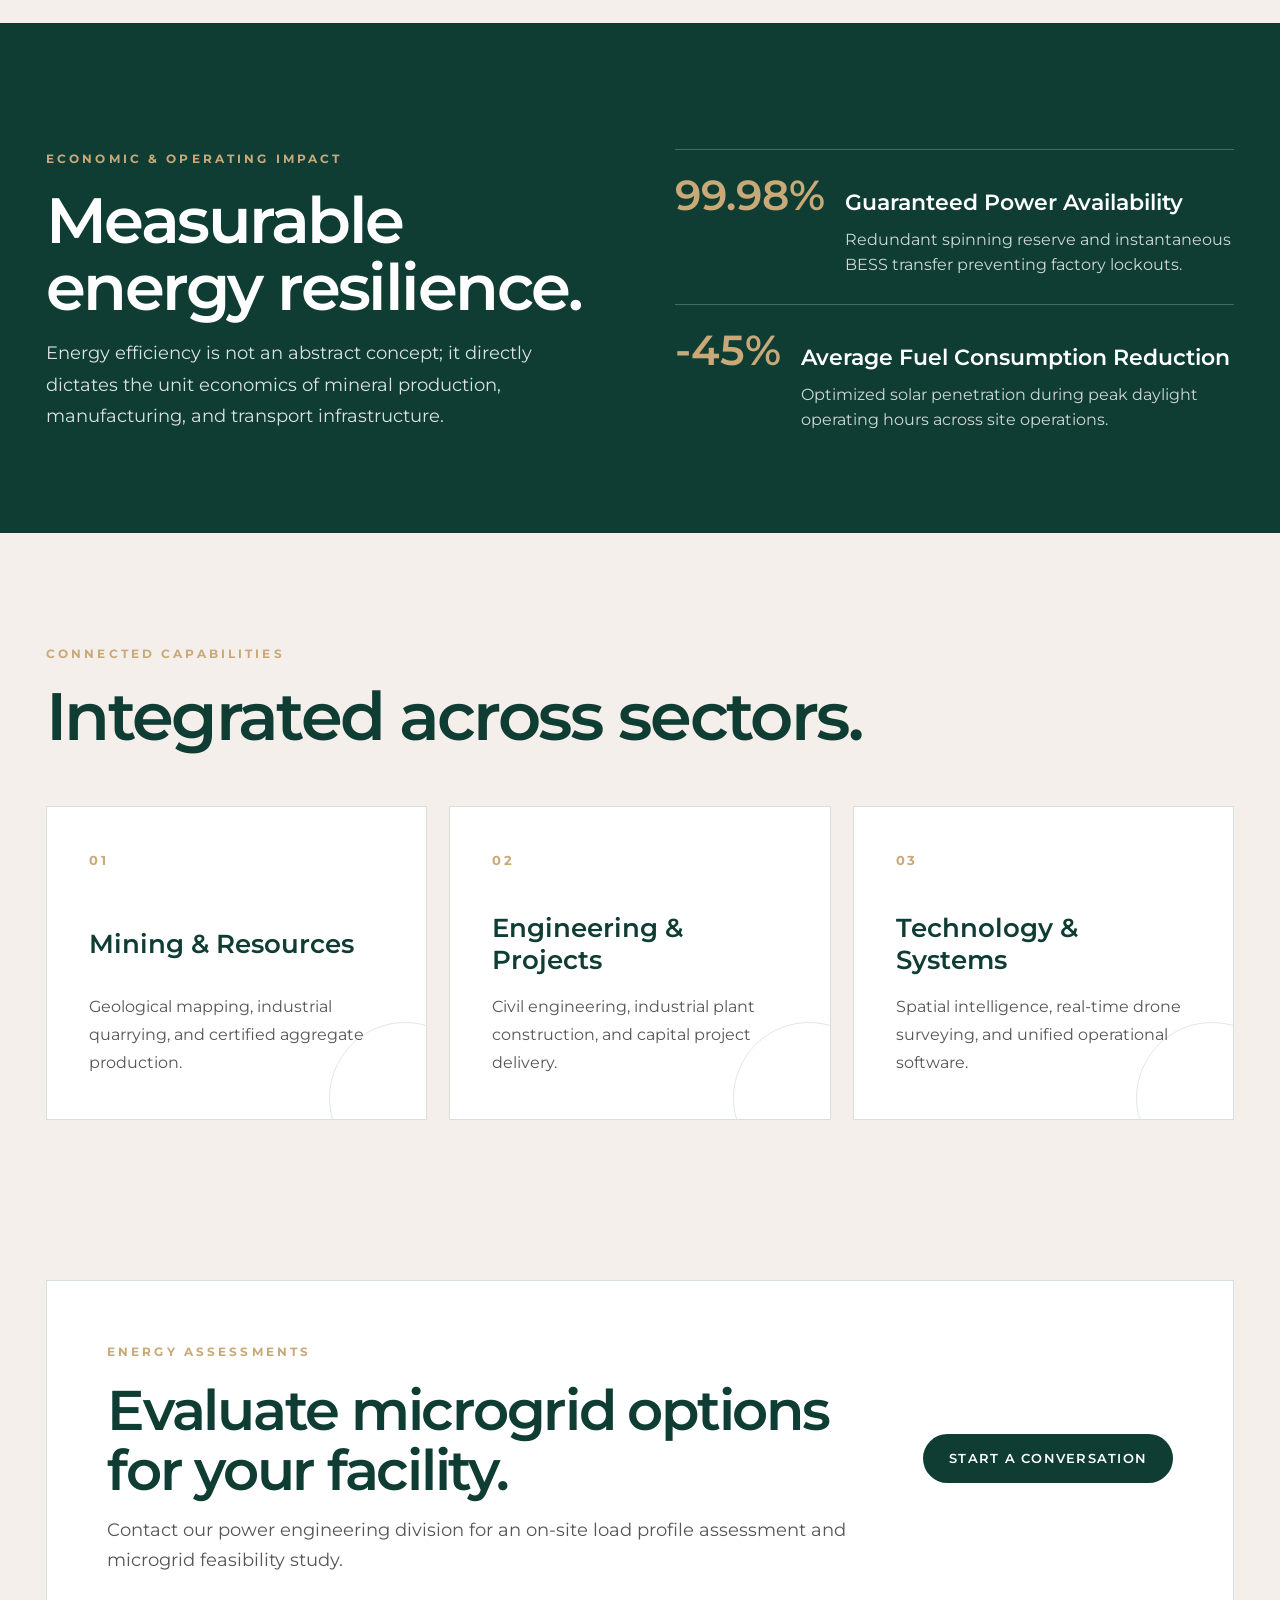
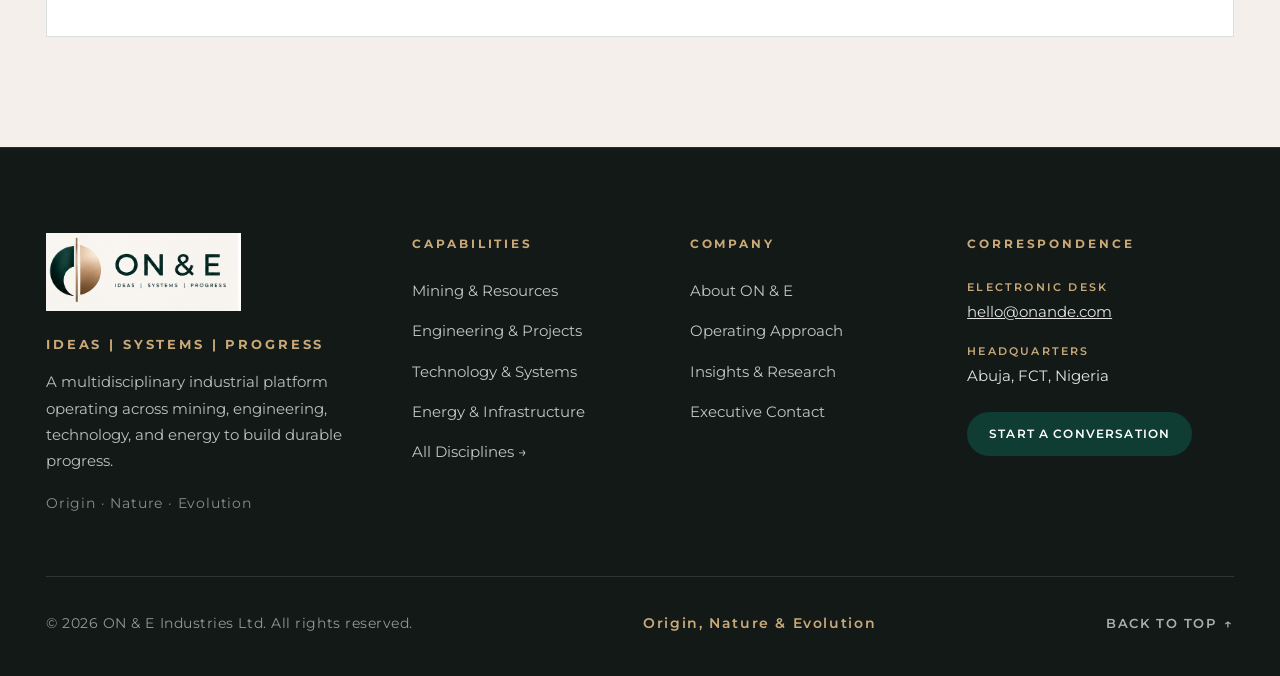
<file: public/capabilities/energy-infrastructure.html>
﻿<!doctype html>
<html lang="en">
<head>
  <meta charset="utf-8">
  <meta name="viewport" content="width=device-width, initial-scale=1">
  <title>Energy & Infrastructure — Capabilities — ON & E</title>
  <meta name="description" content="ON & E Energy & Infrastructure: Industrial microgrids, hybrid solar generation, battery energy storage, and off-grid utility resilience.">
  <link rel="icon" type="image/svg+xml" href="../favicon.svg">
  <link rel="stylesheet" href="../css/styles.css">
</head>
<body>

  <!-- Navigation -->
  <header class="nav">
    <div class="wrap">
      <a href="../index.html" aria-label="ON & E Home">
        <img class="logo" src="../on-e-logo.png" alt="ON & E — Ideas | Systems | Progress">
      </a>
      <nav class="links" aria-label="Main Navigation">
        <a href="../about.html">About</a>
        <a href="../capabilities.html" class="active">Capabilities</a>
        <a href="../approach.html">Approach</a>
        <a href="../insights.html">Insights</a>
        <a href="../contact.html">Contact</a>
      </nav>
      <a class="cta" href="../contact.html">Start a conversation</a>
      <button class="mobile-toggle" id="mobile-toggle" aria-label="Toggle Navigation" aria-expanded="false">
        <svg width="24" height="24" viewBox="0 0 24 24" fill="none" stroke="currentColor" stroke-width="2">
          <path d="M4 6h16M4 12h16M4 18h16"/>
        </svg>
      </button>
    </div>
  </header>

  <!-- Mobile Drawer Menu -->
  <div class="mobile-menu" id="mobile-menu">
    <a href="../index.html">Home</a>
    <a href="../about.html">About</a>
    <a href="../capabilities.html" class="active">Capabilities</a>
    <a href="../approach.html">Approach</a>
    <a href="../insights.html">Insights</a>
    <a href="../contact.html">Contact</a>
  </div>

  <main>
    <!-- PAGE HERO -->
    <section class="page-hero-clean">
      <div class="wrap">
        <div class="eyebrow" style="color: var(--bronze);">Capability 04 · Power &amp; Transition</div>
        <h1>Energy &amp;<br>Infrastructure</h1>
        <p>
          Decentralized power generation, commercial microgrids, hybrid solar-storage architectures, and resilient industrial utilities.
        </p>
      </div>
    </section>

    <!-- SECTION: DISCIPLINE OVERVIEW -->
    <section class="section">
      <div class="wrap">
        <div class="grid2">
          <div>
            <div class="eyebrow">Operating Mandate</div>
            <h2>Uninterrupted power for heavy industry.</h2>
          </div>
          <div>
            <p class="body-para">
              Industrial facilities cannot operate on unstable grids. A single voltage dip can trip automated motor control centers, stall crushing circuits, and cause hundreds of thousands of dollars in mechanical downtime and clearing delays.
            </p>
            <p class="body-para">
              ON &amp; E engineers high-availability power infrastructure tailored to heavy industry. We design and install hybrid microgrids that combine solar photovoltaic arrays, battery energy storage systems (BESS), and intelligent synchronous generator controls—guaranteeing 99.98% power uptime while cutting diesel reliance and emissions.
            </p>
          </div>
        </div>

        <!-- TECHNICAL PILLARS GRID -->
        <div class="grid3" style="margin-top: 60px;">
          <article class="card">
            <div class="num">01 · Hybrid Microgrids</div>
            <h3>Decentralized Generation</h3>
            <p>
              Autonomous power stations engineered to balance solar PV, diesel/gas generation, and high-discharge battery banks for off-grid industrial plants and processing hubs.
            </p>
          </article>
          <article class="card">
            <div class="num">02 · Battery Storage (BESS)</div>
            <h3>Peak Shaving &amp; Power Quality</h3>
            <p>
              Containerized lithium iron phosphate (LFP) storage providing instantaneous frequency regulation, black-start capacity, and reactive power compensation for heavy inductive motor loads.
            </p>
          </article>
          <article class="card">
            <div class="num">03 · Energy Transition Strategy</div>
            <h3>Decarbonization Pathways</h3>
            <p>
              Phased transition models that replace pure thermal diesel generation with clean baseline solar, lowering kilowatt-hour costs and reducing long-term environmental footprints.
            </p>
          </article>
        </div>
      </div>
    </section>

    <!-- BAND: PERFORMANCE METRICS -->
    <section class="band">
      <div class="wrap grid">
        <div>
          <div class="eyebrow">Economic &amp; Operating Impact</div>
          <h2>Measurable energy resilience.</h2>
          <p>
            Energy efficiency is not an abstract concept; it directly dictates the unit economics of mineral production, manufacturing, and transport infrastructure.
          </p>
        </div>
        <div>
          <div class="stat">
            <strong>99.98%</strong>
            <div>
              <div class="stat-title">Guaranteed Power Availability</div>
              <div class="stat-desc">Redundant spinning reserve and instantaneous BESS transfer preventing factory lockouts.</div>
            </div>
          </div>
          <div class="stat">
            <strong>-45%</strong>
            <div>
              <div class="stat-title">Average Fuel Consumption Reduction</div>
              <div class="stat-desc">Optimized solar penetration during peak daylight operating hours across site operations.</div>
            </div>
          </div>
        </div>
      </div>
    </section>

    <!-- OTHER CAPABILITIES NAV -->
    <section class="section" style="padding-bottom: 50px;">
      <div class="wrap">
        <div class="eyebrow">Connected Capabilities</div>
        <h2>Integrated across sectors.</h2>
        <div class="grid3">
          <a href="mining-resources.html" class="card">
            <div class="num">01</div>
            <h3>Mining &amp; Resources</h3>
            <p>Geological mapping, industrial quarrying, and certified aggregate production.</p>
          </a>
          <a href="engineering-projects.html" class="card">
            <div class="num">02</div>
            <h3>Engineering &amp; Projects</h3>
            <p>Civil engineering, industrial plant construction, and capital project delivery.</p>
          </a>
          <a href="technology-systems.html" class="card">
            <div class="num">03</div>
            <h3>Technology &amp; Systems</h3>
            <p>Spatial intelligence, real-time drone surveying, and unified operational software.</p>
          </a>
        </div>
      </div>
    </section>

    <!-- CONTACT STRIP -->
    <section class="contact">
      <div class="wrap">
        <div class="contactbox">
          <div>
            <div class="eyebrow">Energy Assessments</div>
            <h2>Evaluate microgrid options for your facility.</h2>
            <p>Contact our power engineering division for an on-site load profile assessment and microgrid feasibility study.</p>
          </div>
          <a class="cta" href="../contact.html">Start a conversation</a>
        </div>
      </div>
    </section>
  </main>

  <!-- FOOTER -->
  <footer class="footer">
    <div class="wrap">
      <div class="footer-top">
        <!-- Column 1: Brand & Narrative -->
        <div class="footer-brand">
          <a href="../index.html" aria-label="ON & E Home">
            <img class="footer-logo" src="../on-e-logo.png" alt="ON & E Logo">
          </a>
          <div class="footer-tagline">IDEAS | SYSTEMS | PROGRESS</div>
          <p class="footer-bio">
            A multidisciplinary industrial platform operating across mining, engineering, technology, and energy to build durable progress.
          </p>
          <div class="footer-spoken">Origin · Nature · Evolution</div>
        </div>

        <!-- Column 2: Capabilities -->
        <div>
          <div class="footer-heading">Capabilities</div>
          <div class="footer-nav">
            <a href="mining-resources.html">Mining &amp; Resources</a>
            <a href="engineering-projects.html">Engineering &amp; Projects</a>
            <a href="technology-systems.html">Technology &amp; Systems</a>
            <a href="energy-infrastructure.html">Energy &amp; Infrastructure</a>
            <a href="../capabilities.html">All Disciplines &rarr;</a>
          </div>
        </div>

        <!-- Column 3: Company & Approach -->
        <div>
          <div class="footer-heading">Company</div>
          <div class="footer-nav">
            <a href="../about.html">About ON &amp; E</a>
            <a href="../approach.html">Operating Approach</a>
            <a href="../insights.html">Insights &amp; Research</a>
            <a href="../contact.html">Executive Contact</a>
          </div>
        </div>

        <!-- Column 4: Correspondence & Inquiries -->
        <div>
          <div class="footer-heading">Correspondence</div>
          <div class="footer-contact-item">
            <div class="footer-contact-label">Electronic Desk</div>
            <div class="footer-contact-val"><a href="mailto:hello@onande.com">hello@onande.com</a></div>
          </div>
          <div class="footer-contact-item">
            <div class="footer-contact-label">Headquarters</div>
            <div class="footer-contact-val">Abuja, FCT, Nigeria</div>
          </div>
          <div style="margin-top: 24px;">
            <a class="cta" href="../contact.html" style="font-size: 11.5px; padding: 12px 22px;">Start a conversation</a>
          </div>
        </div>
      </div>

      <!-- Footer Bottom -->
      <div class="footer-bottom">
        <div class="footer-copy">&copy; 2026 ON &amp; E Industries Ltd. All rights reserved.</div>
        <div class="footer-meaning">Origin, Nature &amp; Evolution</div>
        <a href="#" class="footer-backtop" aria-label="Back to top">
          <span>Back to Top</span> &uarr;
        </a>
      </div>
    </div>
  </footer>

  <script src="../js/main.js"></script>
</body>
</html>
</file>
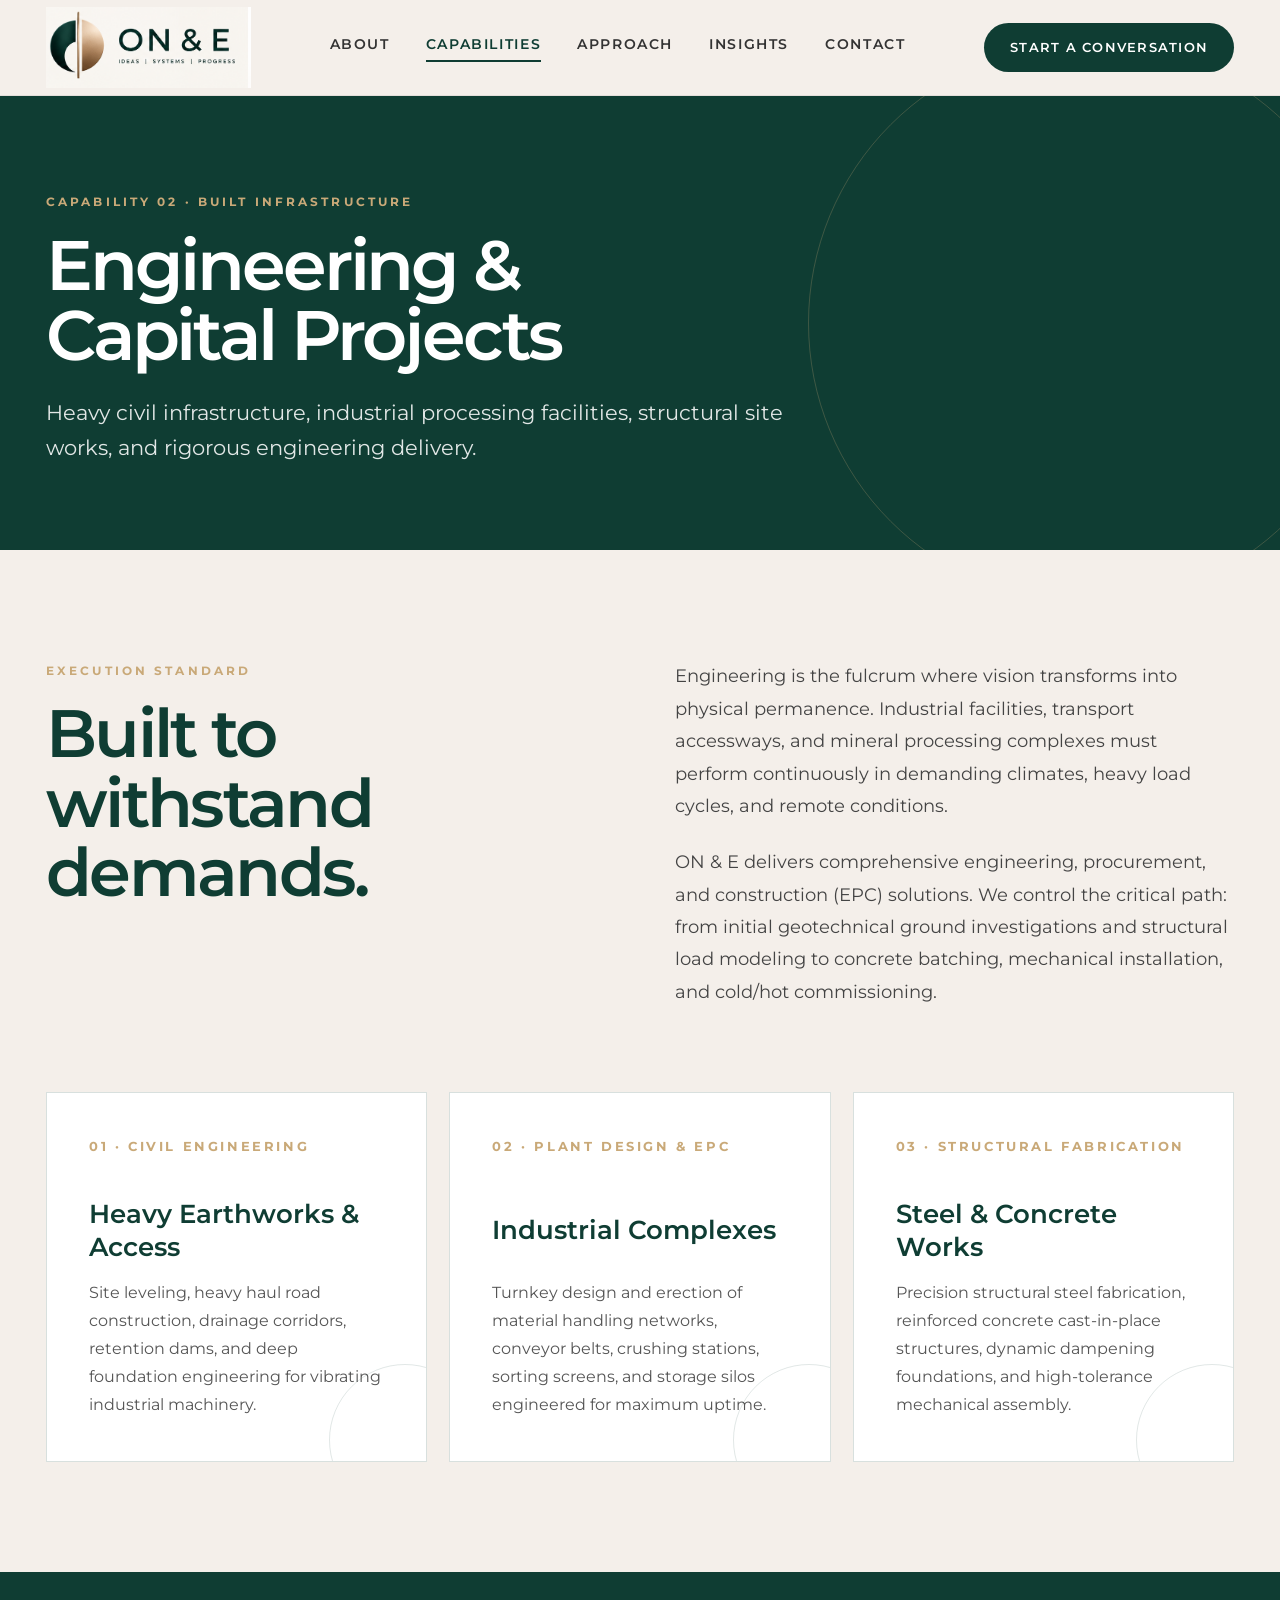
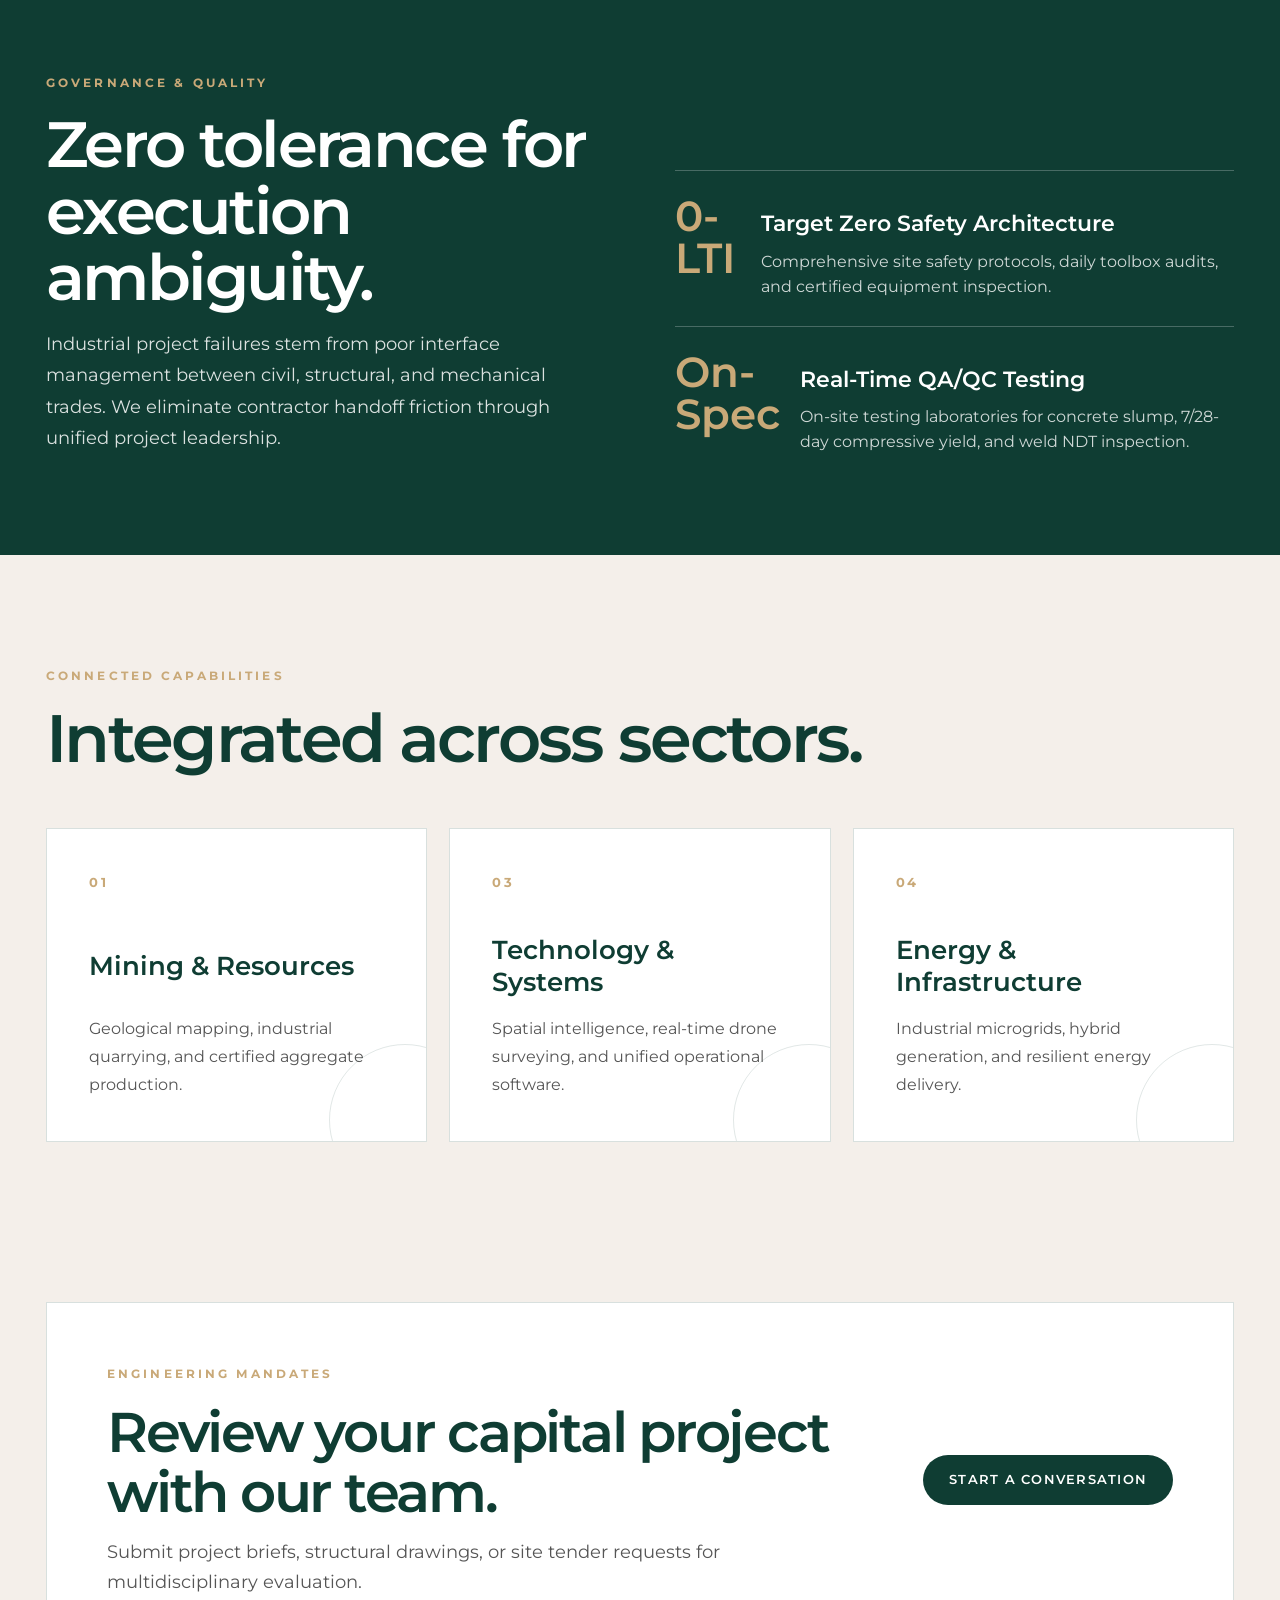
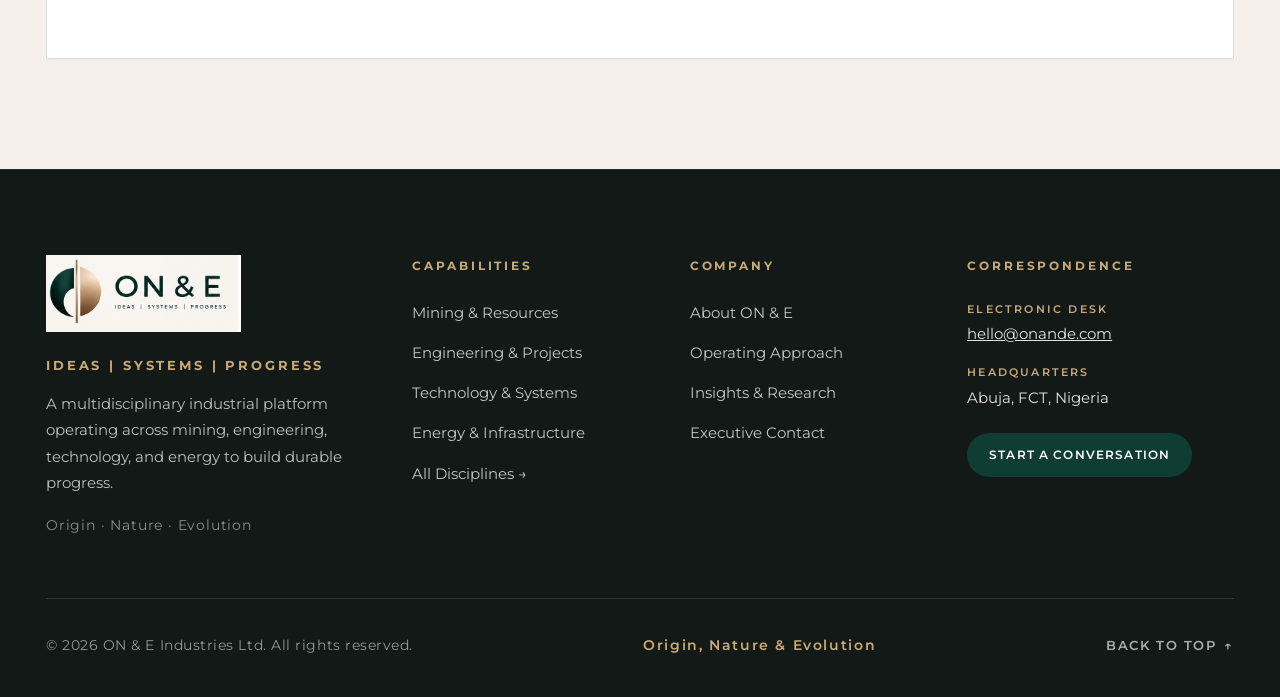
<file: public/capabilities/engineering-projects.html>
﻿<!doctype html>
<html lang="en">
<head>
  <meta charset="utf-8">
  <meta name="viewport" content="width=device-width, initial-scale=1">
  <title>Engineering & Projects — Capabilities — ON & E</title>
  <meta name="description" content="ON & E Engineering & Projects: Heavy civil engineering, industrial processing plants, infrastructure delivery, and capital project execution.">
  <link rel="icon" type="image/svg+xml" href="../favicon.svg">
  <link rel="stylesheet" href="../css/styles.css">
</head>
<body>

  <!-- Navigation -->
  <header class="nav">
    <div class="wrap">
      <a href="../index.html" aria-label="ON & E Home">
        <img class="logo" src="../on-e-logo.png" alt="ON & E — Ideas | Systems | Progress">
      </a>
      <nav class="links" aria-label="Main Navigation">
        <a href="../about.html">About</a>
        <a href="../capabilities.html" class="active">Capabilities</a>
        <a href="../approach.html">Approach</a>
        <a href="../insights.html">Insights</a>
        <a href="../contact.html">Contact</a>
      </nav>
      <a class="cta" href="../contact.html">Start a conversation</a>
      <button class="mobile-toggle" id="mobile-toggle" aria-label="Toggle Navigation" aria-expanded="false">
        <svg width="24" height="24" viewBox="0 0 24 24" fill="none" stroke="currentColor" stroke-width="2">
          <path d="M4 6h16M4 12h16M4 18h16"/>
        </svg>
      </button>
    </div>
  </header>

  <!-- Mobile Drawer Menu -->
  <div class="mobile-menu" id="mobile-menu">
    <a href="../index.html">Home</a>
    <a href="../about.html">About</a>
    <a href="../capabilities.html" class="active">Capabilities</a>
    <a href="../approach.html">Approach</a>
    <a href="../insights.html">Insights</a>
    <a href="../contact.html">Contact</a>
  </div>

  <main>
    <!-- PAGE HERO -->
    <section class="page-hero-clean">
      <div class="wrap">
        <div class="eyebrow" style="color: var(--bronze);">Capability 02 · Built Infrastructure</div>
        <h1>Engineering &amp;<br>Capital Projects</h1>
        <p>
          Heavy civil infrastructure, industrial processing facilities, structural site works, and rigorous engineering delivery.
        </p>
      </div>
    </section>

    <!-- SECTION: DISCIPLINE OVERVIEW -->
    <section class="section">
      <div class="wrap">
        <div class="grid2">
          <div>
            <div class="eyebrow">Execution Standard</div>
            <h2>Built to withstand demands.</h2>
          </div>
          <div>
            <p class="body-para">
              Engineering is the fulcrum where vision transforms into physical permanence. Industrial facilities, transport accessways, and mineral processing complexes must perform continuously in demanding climates, heavy load cycles, and remote conditions.
            </p>
            <p class="body-para">
              ON &amp; E delivers comprehensive engineering, procurement, and construction (EPC) solutions. We control the critical path: from initial geotechnical ground investigations and structural load modeling to concrete batching, mechanical installation, and cold/hot commissioning.
            </p>
          </div>
        </div>

        <!-- TECHNICAL PILLARS GRID -->
        <div class="grid3" style="margin-top: 60px;">
          <article class="card">
            <div class="num">01 · Civil Engineering</div>
            <h3>Heavy Earthworks &amp; Access</h3>
            <p>
              Site leveling, heavy haul road construction, drainage corridors, retention dams, and deep foundation engineering for vibrating industrial machinery.
            </p>
          </article>
          <article class="card">
            <div class="num">02 · Plant Design &amp; EPC</div>
            <h3>Industrial Complexes</h3>
            <p>
              Turnkey design and erection of material handling networks, conveyor belts, crushing stations, sorting screens, and storage silos engineered for maximum uptime.
            </p>
          </article>
          <article class="card">
            <div class="num">03 · Structural Fabrication</div>
            <h3>Steel &amp; Concrete Works</h3>
            <p>
              Precision structural steel fabrication, reinforced concrete cast-in-place structures, dynamic dampening foundations, and high-tolerance mechanical assembly.
            </p>
          </article>
        </div>
      </div>
    </section>

    <!-- BAND: PROJECT GOVERNANCE -->
    <section class="band">
      <div class="wrap grid">
        <div>
          <div class="eyebrow">Governance &amp; Quality</div>
          <h2>Zero tolerance for execution ambiguity.</h2>
          <p>
            Industrial project failures stem from poor interface management between civil, structural, and mechanical trades. We eliminate contractor handoff friction through unified project leadership.
          </p>
        </div>
        <div>
          <div class="stat">
            <strong>0-LTI</strong>
            <div>
              <div class="stat-title">Target Zero Safety Architecture</div>
              <div class="stat-desc">Comprehensive site safety protocols, daily toolbox audits, and certified equipment inspection.</div>
            </div>
          </div>
          <div class="stat">
            <strong>On-Spec</strong>
            <div>
              <div class="stat-title">Real-Time QA/QC Testing</div>
              <div class="stat-desc">On-site testing laboratories for concrete slump, 7/28-day compressive yield, and weld NDT inspection.</div>
            </div>
          </div>
        </div>
      </div>
    </section>

    <!-- OTHER CAPABILITIES NAV -->
    <section class="section" style="padding-bottom: 50px;">
      <div class="wrap">
        <div class="eyebrow">Connected Capabilities</div>
        <h2>Integrated across sectors.</h2>
        <div class="grid3">
          <a href="mining-resources.html" class="card">
            <div class="num">01</div>
            <h3>Mining &amp; Resources</h3>
            <p>Geological mapping, industrial quarrying, and certified aggregate production.</p>
          </a>
          <a href="technology-systems.html" class="card">
            <div class="num">03</div>
            <h3>Technology &amp; Systems</h3>
            <p>Spatial intelligence, real-time drone surveying, and unified operational software.</p>
          </a>
          <a href="energy-infrastructure.html" class="card">
            <div class="num">04</div>
            <h3>Energy &amp; Infrastructure</h3>
            <p>Industrial microgrids, hybrid generation, and resilient energy delivery.</p>
          </a>
        </div>
      </div>
    </section>

    <!-- CONTACT STRIP -->
    <section class="contact">
      <div class="wrap">
        <div class="contactbox">
          <div>
            <div class="eyebrow">Engineering Mandates</div>
            <h2>Review your capital project with our team.</h2>
            <p>Submit project briefs, structural drawings, or site tender requests for multidisciplinary evaluation.</p>
          </div>
          <a class="cta" href="../contact.html">Start a conversation</a>
        </div>
      </div>
    </section>
  </main>

  <!-- FOOTER -->
  <footer class="footer">
    <div class="wrap">
      <div class="footer-top">
        <!-- Column 1: Brand & Narrative -->
        <div class="footer-brand">
          <a href="../index.html" aria-label="ON & E Home">
            <img class="footer-logo" src="../on-e-logo.png" alt="ON & E Logo">
          </a>
          <div class="footer-tagline">IDEAS | SYSTEMS | PROGRESS</div>
          <p class="footer-bio">
            A multidisciplinary industrial platform operating across mining, engineering, technology, and energy to build durable progress.
          </p>
          <div class="footer-spoken">Origin · Nature · Evolution</div>
        </div>

        <!-- Column 2: Capabilities -->
        <div>
          <div class="footer-heading">Capabilities</div>
          <div class="footer-nav">
            <a href="mining-resources.html">Mining &amp; Resources</a>
            <a href="engineering-projects.html">Engineering &amp; Projects</a>
            <a href="technology-systems.html">Technology &amp; Systems</a>
            <a href="energy-infrastructure.html">Energy &amp; Infrastructure</a>
            <a href="../capabilities.html">All Disciplines &rarr;</a>
          </div>
        </div>

        <!-- Column 3: Company & Approach -->
        <div>
          <div class="footer-heading">Company</div>
          <div class="footer-nav">
            <a href="../about.html">About ON &amp; E</a>
            <a href="../approach.html">Operating Approach</a>
            <a href="../insights.html">Insights &amp; Research</a>
            <a href="../contact.html">Executive Contact</a>
          </div>
        </div>

        <!-- Column 4: Correspondence & Inquiries -->
        <div>
          <div class="footer-heading">Correspondence</div>
          <div class="footer-contact-item">
            <div class="footer-contact-label">Electronic Desk</div>
            <div class="footer-contact-val"><a href="mailto:hello@onande.com">hello@onande.com</a></div>
          </div>
          <div class="footer-contact-item">
            <div class="footer-contact-label">Headquarters</div>
            <div class="footer-contact-val">Abuja, FCT, Nigeria</div>
          </div>
          <div style="margin-top: 24px;">
            <a class="cta" href="../contact.html" style="font-size: 11.5px; padding: 12px 22px;">Start a conversation</a>
          </div>
        </div>
      </div>

      <!-- Footer Bottom -->
      <div class="footer-bottom">
        <div class="footer-copy">&copy; 2026 ON &amp; E Industries Ltd. All rights reserved.</div>
        <div class="footer-meaning">Origin, Nature &amp; Evolution</div>
        <a href="#" class="footer-backtop" aria-label="Back to top">
          <span>Back to Top</span> &uarr;
        </a>
      </div>
    </div>
  </footer>

  <script src="../js/main.js"></script>
</body>
</html>
</file>
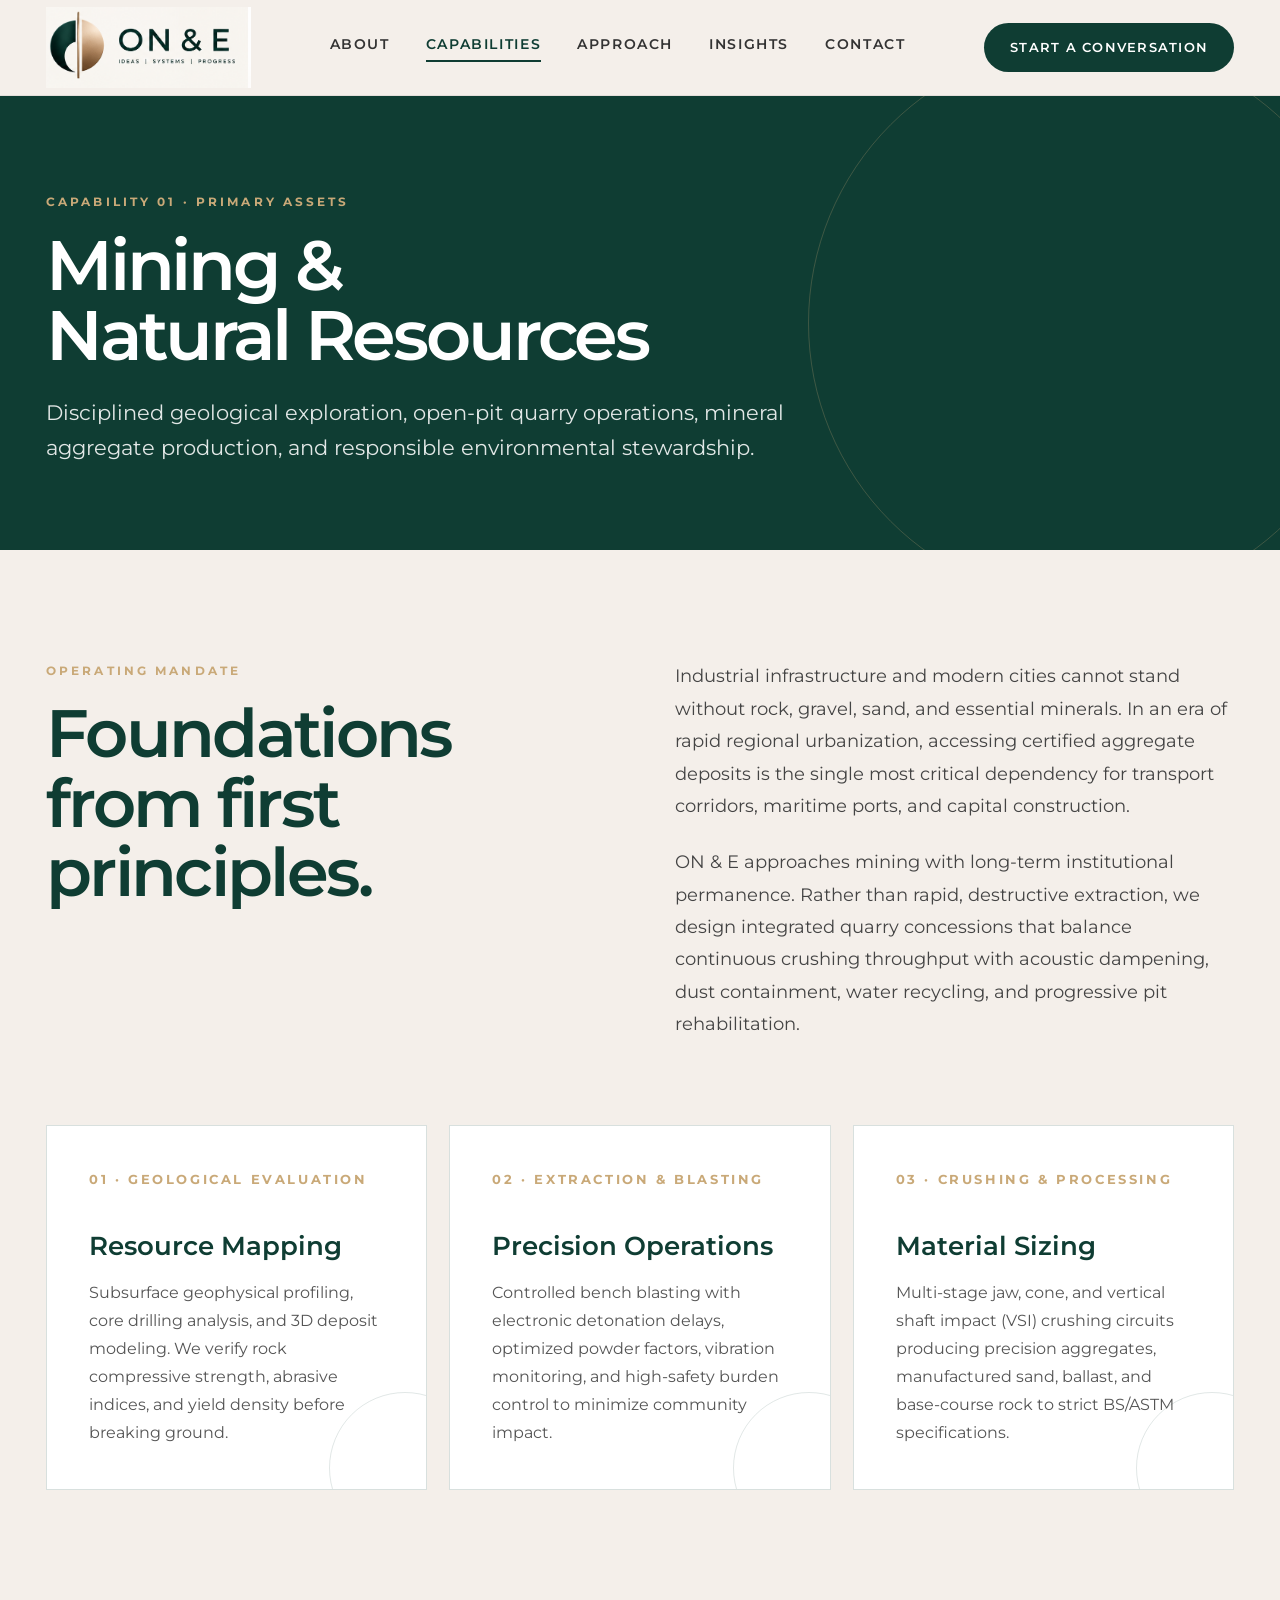
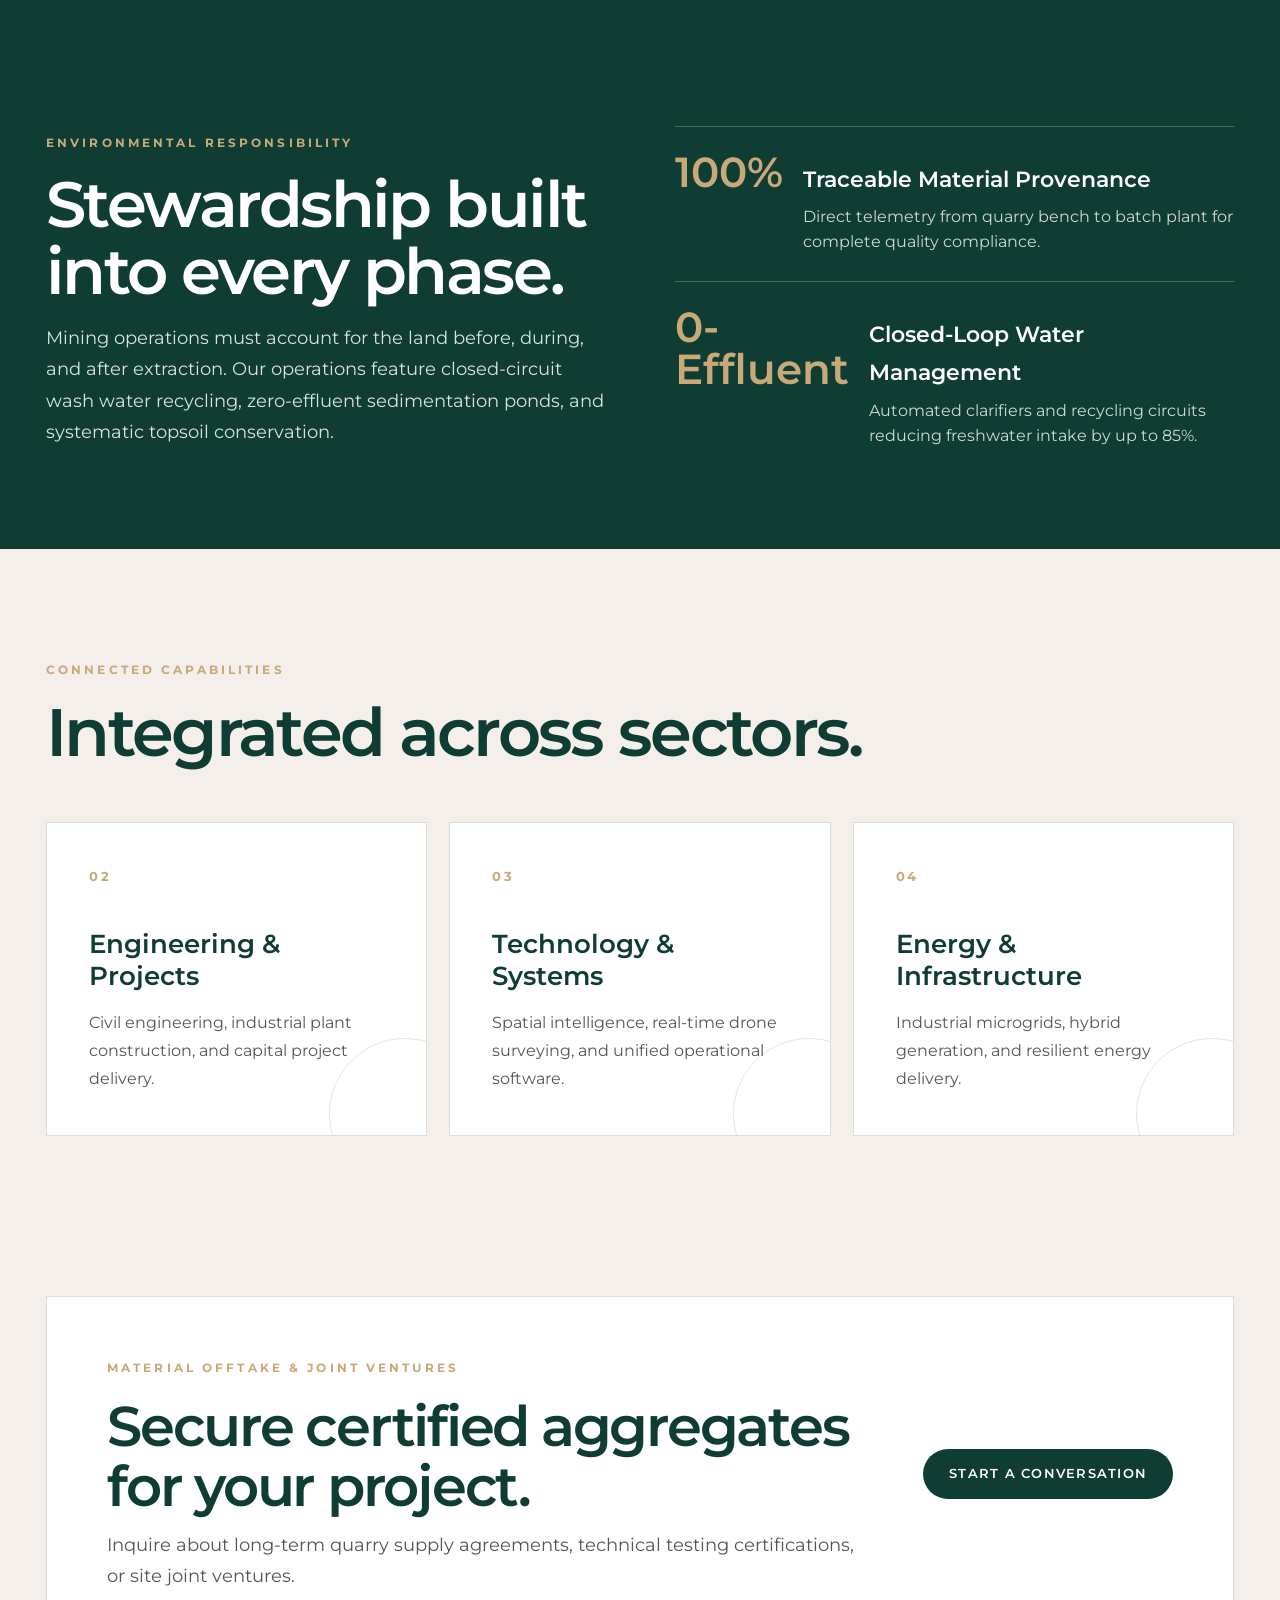
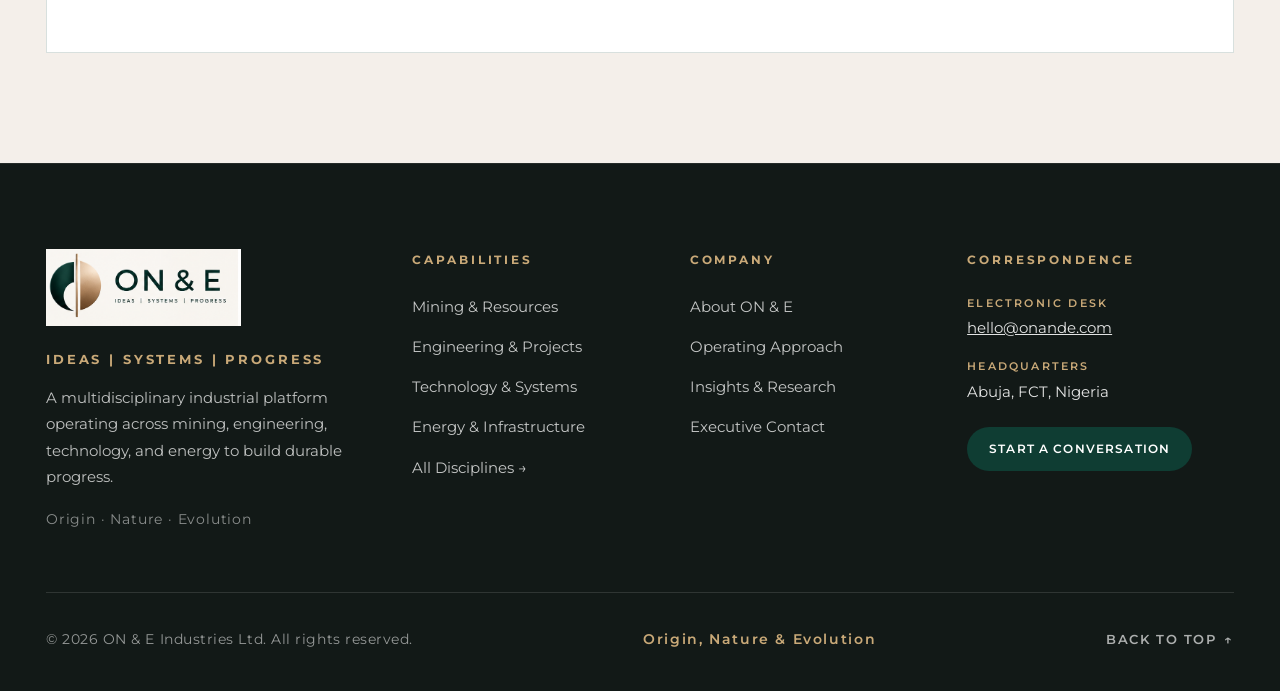
<file: public/capabilities/mining-resources.html>
﻿<!doctype html>
<html lang="en">
<head>
  <meta charset="utf-8">
  <meta name="viewport" content="width=device-width, initial-scale=1">
  <title>Mining & Resources — Capabilities — ON & E</title>
  <meta name="description" content="ON & E Mining & Resources: Geological assessment, industrial quarrying, aggregate processing, and long-term mineral stewardship.">
  <link rel="icon" type="image/svg+xml" href="../favicon.svg">
  <link rel="stylesheet" href="../css/styles.css">
</head>
<body>

  <!-- Navigation -->
  <header class="nav">
    <div class="wrap">
      <a href="../index.html" aria-label="ON & E Home">
        <img class="logo" src="../on-e-logo.png" alt="ON & E — Ideas | Systems | Progress">
      </a>
      <nav class="links" aria-label="Main Navigation">
        <a href="../about.html">About</a>
        <a href="../capabilities.html" class="active">Capabilities</a>
        <a href="../approach.html">Approach</a>
        <a href="../insights.html">Insights</a>
        <a href="../contact.html">Contact</a>
      </nav>
      <a class="cta" href="../contact.html">Start a conversation</a>
      <button class="mobile-toggle" id="mobile-toggle" aria-label="Toggle Navigation" aria-expanded="false">
        <svg width="24" height="24" viewBox="0 0 24 24" fill="none" stroke="currentColor" stroke-width="2">
          <path d="M4 6h16M4 12h16M4 18h16"/>
        </svg>
      </button>
    </div>
  </header>

  <!-- Mobile Drawer Menu -->
  <div class="mobile-menu" id="mobile-menu">
    <a href="../index.html">Home</a>
    <a href="../about.html">About</a>
    <a href="../capabilities.html" class="active">Capabilities</a>
    <a href="../approach.html">Approach</a>
    <a href="../insights.html">Insights</a>
    <a href="../contact.html">Contact</a>
  </div>

  <main>
    <!-- PAGE HERO -->
    <section class="page-hero-clean">
      <div class="wrap">
        <div class="eyebrow" style="color: var(--bronze);">Capability 01 · Primary Assets</div>
        <h1>Mining &amp;<br>Natural Resources</h1>
        <p>
          Disciplined geological exploration, open-pit quarry operations, mineral aggregate production, and responsible environmental stewardship.
        </p>
      </div>
    </section>

    <!-- SECTION: DISCIPLINE OVERVIEW -->
    <section class="section">
      <div class="wrap">
        <div class="grid2">
          <div>
            <div class="eyebrow">Operating Mandate</div>
            <h2>Foundations from first principles.</h2>
          </div>
          <div>
            <p class="body-para">
              Industrial infrastructure and modern cities cannot stand without rock, gravel, sand, and essential minerals. In an era of rapid regional urbanization, accessing certified aggregate deposits is the single most critical dependency for transport corridors, maritime ports, and capital construction.
            </p>
            <p class="body-para">
              ON &amp; E approaches mining with long-term institutional permanence. Rather than rapid, destructive extraction, we design integrated quarry concessions that balance continuous crushing throughput with acoustic dampening, dust containment, water recycling, and progressive pit rehabilitation.
            </p>
          </div>
        </div>

        <!-- TECHNICAL PILLARS GRID -->
        <div class="grid3" style="margin-top: 60px;">
          <article class="card">
            <div class="num">01 · Geological Evaluation</div>
            <h3>Resource Mapping</h3>
            <p>
              Subsurface geophysical profiling, core drilling analysis, and 3D deposit modeling. We verify rock compressive strength, abrasive indices, and yield density before breaking ground.
            </p>
          </article>
          <article class="card">
            <div class="num">02 · Extraction &amp; Blasting</div>
            <h3>Precision Operations</h3>
            <p>
              Controlled bench blasting with electronic detonation delays, optimized powder factors, vibration monitoring, and high-safety burden control to minimize community impact.
            </p>
          </article>
          <article class="card">
            <div class="num">03 · Crushing &amp; Processing</div>
            <h3>Material Sizing</h3>
            <p>
              Multi-stage jaw, cone, and vertical shaft impact (VSI) crushing circuits producing precision aggregates, manufactured sand, ballast, and base-course rock to strict BS/ASTM specifications.
            </p>
          </article>
        </div>
      </div>
    </section>

    <!-- BAND: METRICS & STEWARDSHIP -->
    <section class="band">
      <div class="wrap grid">
        <div>
          <div class="eyebrow">Environmental Responsibility</div>
          <h2>Stewardship built into every phase.</h2>
          <p>
            Mining operations must account for the land before, during, and after extraction. Our operations feature closed-circuit wash water recycling, zero-effluent sedimentation ponds, and systematic topsoil conservation.
          </p>
        </div>
        <div>
          <div class="stat">
            <strong>100%</strong>
            <div>
              <div class="stat-title">Traceable Material Provenance</div>
              <div class="stat-desc">Direct telemetry from quarry bench to batch plant for complete quality compliance.</div>
            </div>
          </div>
          <div class="stat">
            <strong>0-Effluent</strong>
            <div>
              <div class="stat-title">Closed-Loop Water Management</div>
              <div class="stat-desc">Automated clarifiers and recycling circuits reducing freshwater intake by up to 85%.</div>
            </div>
          </div>
        </div>
      </div>
    </section>

    <!-- OTHER CAPABILITIES NAV -->
    <section class="section" style="padding-bottom: 50px;">
      <div class="wrap">
        <div class="eyebrow">Connected Capabilities</div>
        <h2>Integrated across sectors.</h2>
        <div class="grid3">
          <a href="engineering-projects.html" class="card">
            <div class="num">02</div>
            <h3>Engineering &amp; Projects</h3>
            <p>Civil engineering, industrial plant construction, and capital project delivery.</p>
          </a>
          <a href="technology-systems.html" class="card">
            <div class="num">03</div>
            <h3>Technology &amp; Systems</h3>
            <p>Spatial intelligence, real-time drone surveying, and unified operational software.</p>
          </a>
          <a href="energy-infrastructure.html" class="card">
            <div class="num">04</div>
            <h3>Energy &amp; Infrastructure</h3>
            <p>Industrial microgrids, hybrid generation, and resilient energy delivery.</p>
          </a>
        </div>
      </div>
    </section>

    <!-- CONTACT STRIP -->
    <section class="contact">
      <div class="wrap">
        <div class="contactbox">
          <div>
            <div class="eyebrow">Material Offtake &amp; Joint Ventures</div>
            <h2>Secure certified aggregates for your project.</h2>
            <p>Inquire about long-term quarry supply agreements, technical testing certifications, or site joint ventures.</p>
          </div>
          <a class="cta" href="../contact.html">Start a conversation</a>
        </div>
      </div>
    </section>
  </main>

  <!-- FOOTER -->
  <footer class="footer">
    <div class="wrap">
      <div class="footer-top">
        <!-- Column 1: Brand & Narrative -->
        <div class="footer-brand">
          <a href="../index.html" aria-label="ON & E Home">
            <img class="footer-logo" src="../on-e-logo.png" alt="ON & E Logo">
          </a>
          <div class="footer-tagline">IDEAS | SYSTEMS | PROGRESS</div>
          <p class="footer-bio">
            A multidisciplinary industrial platform operating across mining, engineering, technology, and energy to build durable progress.
          </p>
          <div class="footer-spoken">Origin · Nature · Evolution</div>
        </div>

        <!-- Column 2: Capabilities -->
        <div>
          <div class="footer-heading">Capabilities</div>
          <div class="footer-nav">
            <a href="mining-resources.html">Mining &amp; Resources</a>
            <a href="engineering-projects.html">Engineering &amp; Projects</a>
            <a href="technology-systems.html">Technology &amp; Systems</a>
            <a href="energy-infrastructure.html">Energy &amp; Infrastructure</a>
            <a href="../capabilities.html">All Disciplines &rarr;</a>
          </div>
        </div>

        <!-- Column 3: Company & Approach -->
        <div>
          <div class="footer-heading">Company</div>
          <div class="footer-nav">
            <a href="../about.html">About ON &amp; E</a>
            <a href="../approach.html">Operating Approach</a>
            <a href="../insights.html">Insights &amp; Research</a>
            <a href="../contact.html">Executive Contact</a>
          </div>
        </div>

        <!-- Column 4: Correspondence & Inquiries -->
        <div>
          <div class="footer-heading">Correspondence</div>
          <div class="footer-contact-item">
            <div class="footer-contact-label">Electronic Desk</div>
            <div class="footer-contact-val"><a href="mailto:hello@onande.com">hello@onande.com</a></div>
          </div>
          <div class="footer-contact-item">
            <div class="footer-contact-label">Headquarters</div>
            <div class="footer-contact-val">Abuja, FCT, Nigeria</div>
          </div>
          <div style="margin-top: 24px;">
            <a class="cta" href="../contact.html" style="font-size: 11.5px; padding: 12px 22px;">Start a conversation</a>
          </div>
        </div>
      </div>

      <!-- Footer Bottom -->
      <div class="footer-bottom">
        <div class="footer-copy">&copy; 2026 ON &amp; E Industries Ltd. All rights reserved.</div>
        <div class="footer-meaning">Origin, Nature &amp; Evolution</div>
        <a href="#" class="footer-backtop" aria-label="Back to top">
          <span>Back to Top</span> &uarr;
        </a>
      </div>
    </div>
  </footer>

  <script src="../js/main.js"></script>
</body>
</html>
</file>
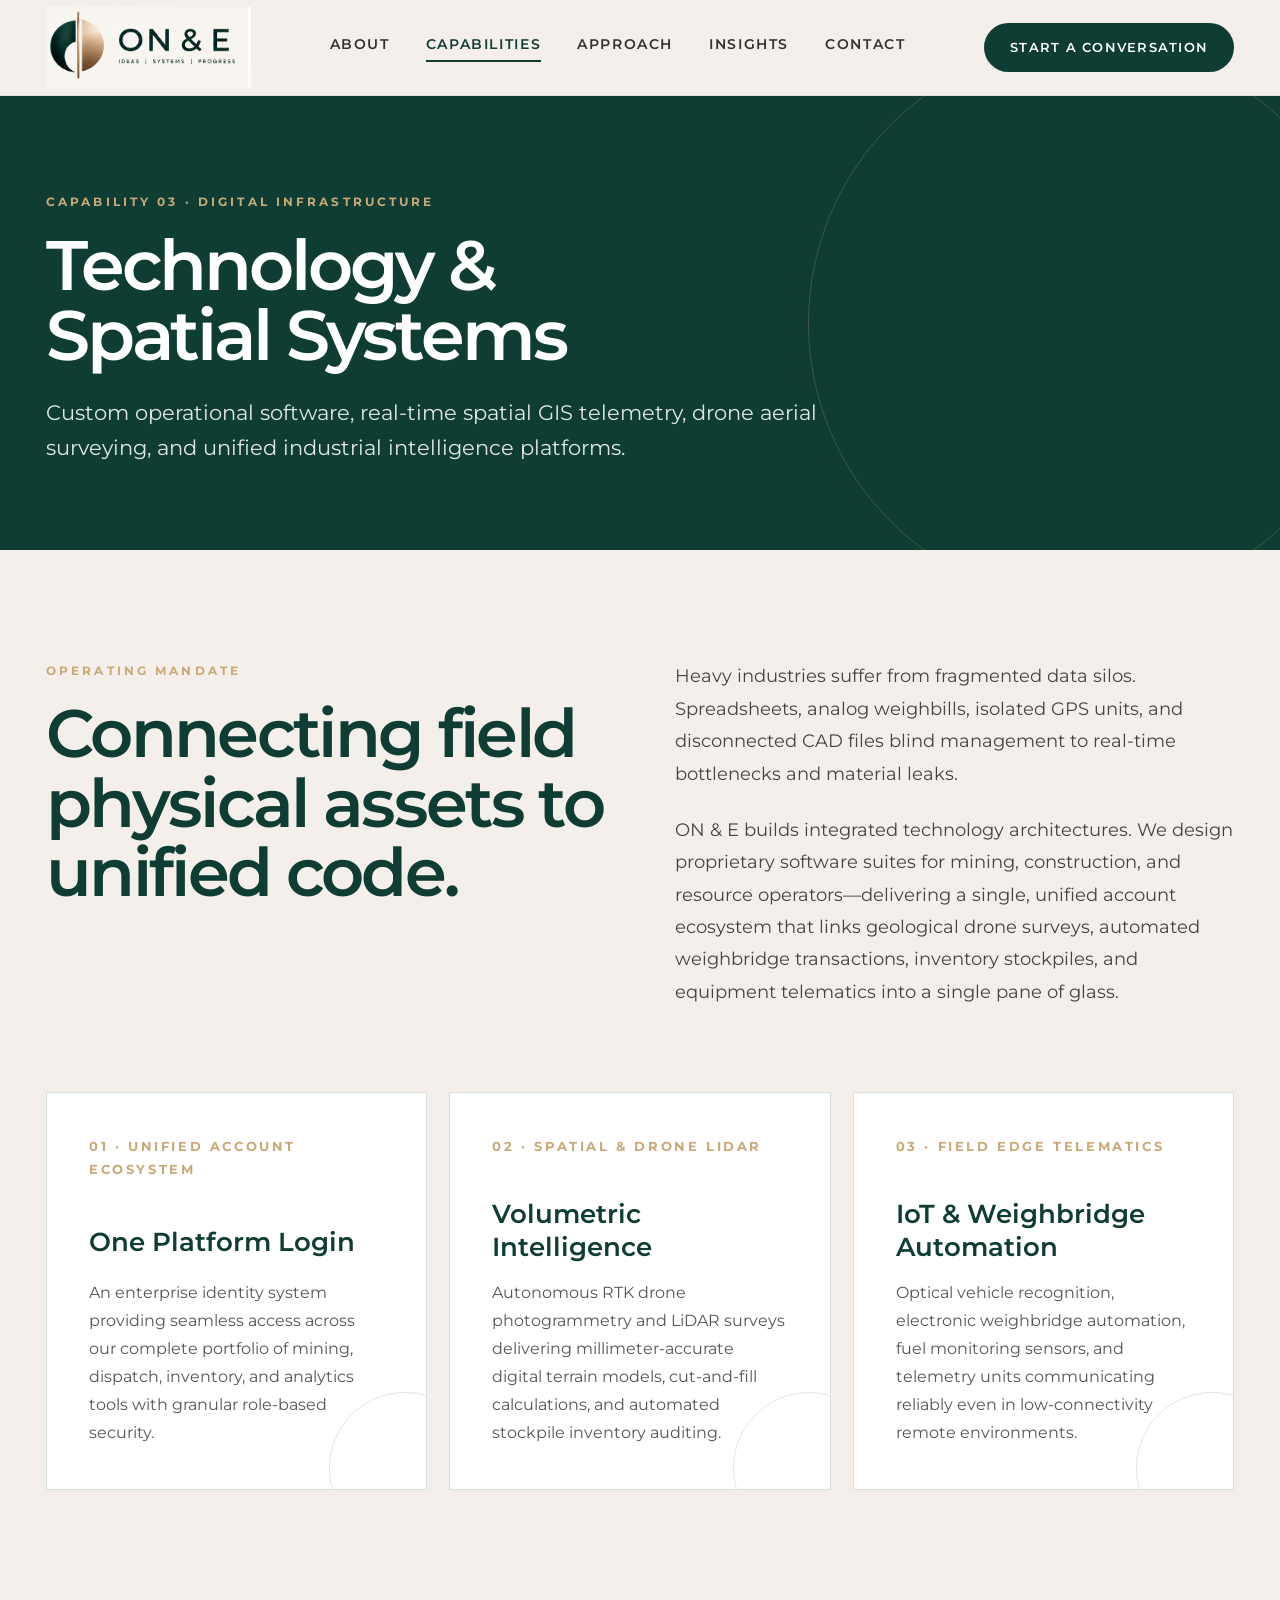
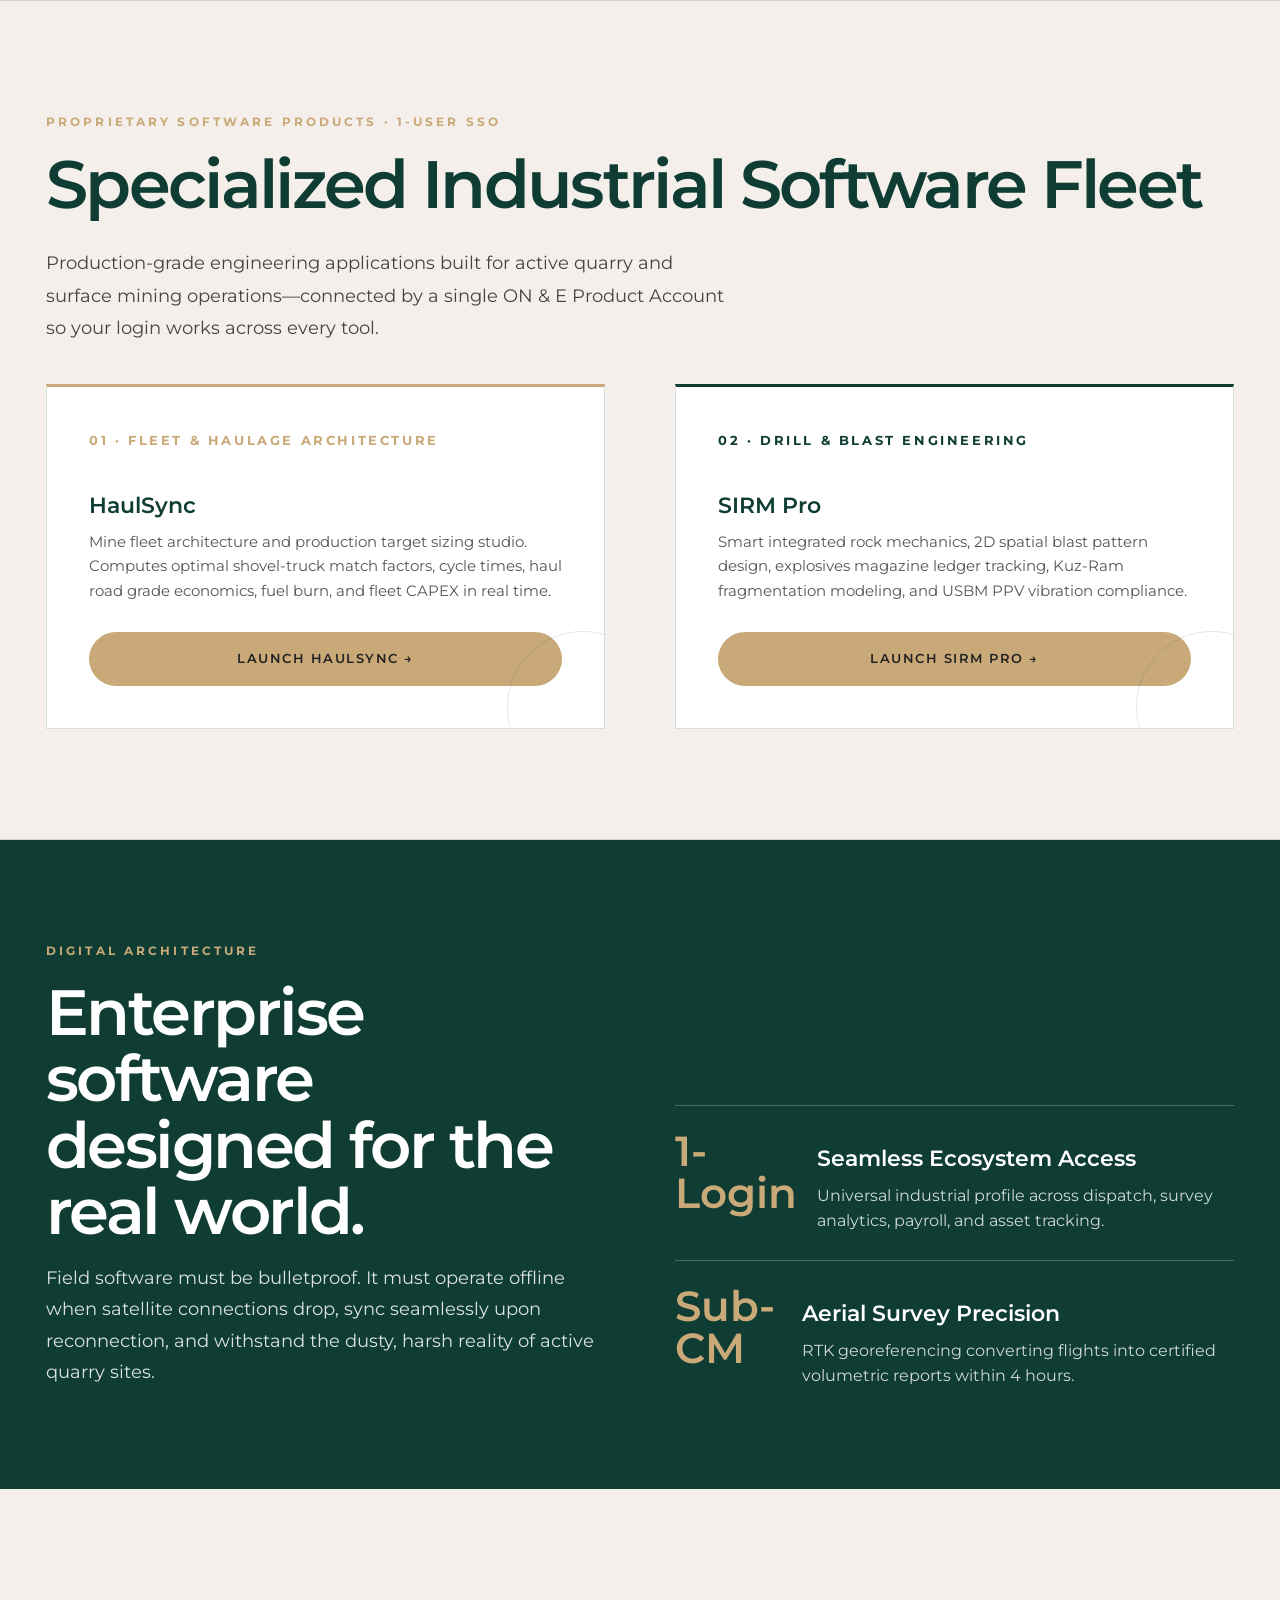
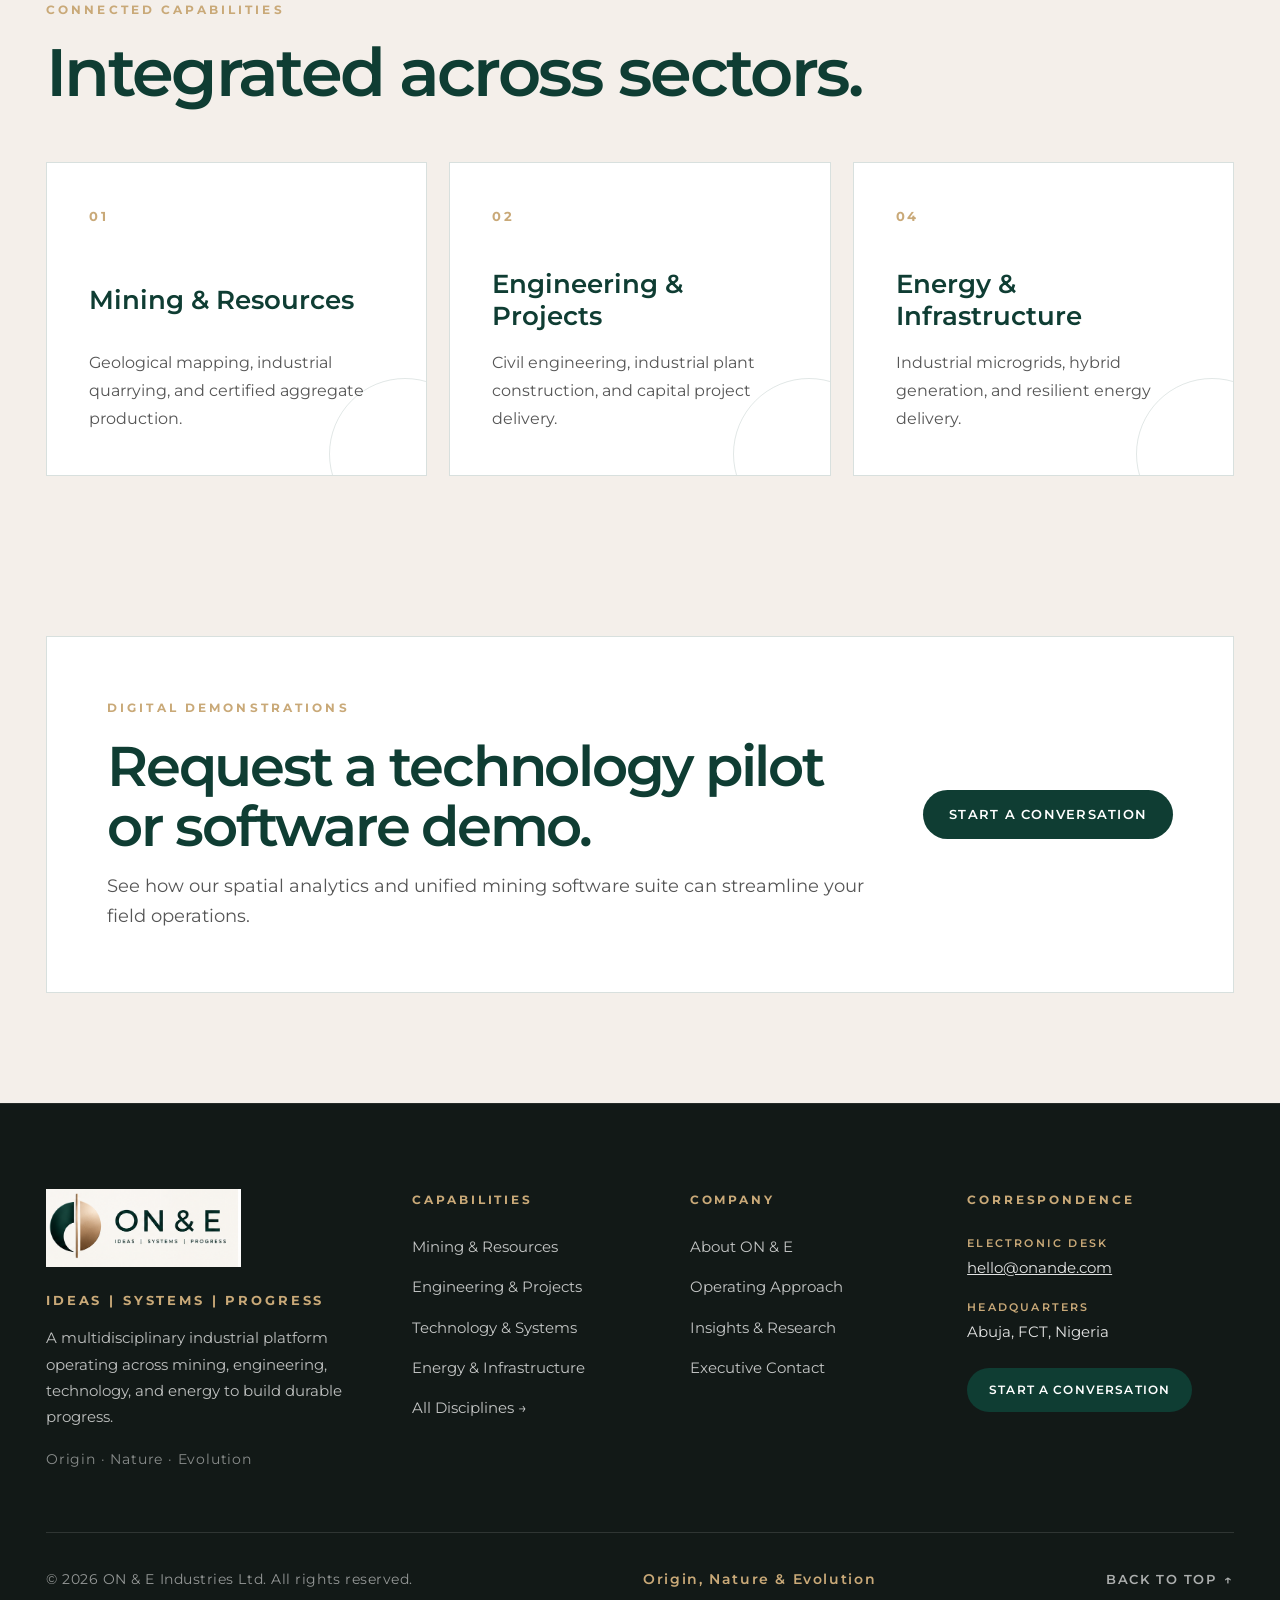
<file: public/capabilities/technology-systems.html>
<!doctype html>
<html lang="en">
<head>
  <meta charset="utf-8">
  <meta name="viewport" content="width=device-width, initial-scale=1">
  <title>Technology & Systems — Capabilities — ON & E</title>
  <meta name="description" content="ON & E Technology & Systems: Operational mining software, spatial intelligence, drone LiDAR surveying, and unified industrial cloud platforms.">
  <link rel="icon" type="image/svg+xml" href="../favicon.svg">
  <link rel="stylesheet" href="../css/styles.css">
</head>
<body>

  <!-- Navigation -->
  <header class="nav">
    <div class="wrap">
      <a href="../index.html" aria-label="ON & E Home">
        <img class="logo" src="../on-e-logo.png" alt="ON & E — Ideas | Systems | Progress">
      </a>
      <nav class="links" aria-label="Main Navigation">
        <a href="../about.html">About</a>
        <a href="../capabilities.html" class="active">Capabilities</a>
        <a href="../approach.html">Approach</a>
        <a href="../insights.html">Insights</a>
        <a href="../contact.html">Contact</a>
      </nav>
      <a class="cta" href="../contact.html">Start a conversation</a>
      <button class="mobile-toggle" id="mobile-toggle" aria-label="Toggle Navigation" aria-expanded="false">
        <svg width="24" height="24" viewBox="0 0 24 24" fill="none" stroke="currentColor" stroke-width="2">
          <path d="M4 6h16M4 12h16M4 18h16"/>
        </svg>
      </button>
    </div>
  </header>

  <!-- Mobile Drawer Menu -->
  <div class="mobile-menu" id="mobile-menu">
    <a href="../index.html">Home</a>
    <a href="../about.html">About</a>
    <a href="../capabilities.html" class="active">Capabilities</a>
    <a href="../approach.html">Approach</a>
    <a href="../insights.html">Insights</a>
    <a href="../contact.html">Contact</a>
  </div>

  <main>
    <!-- PAGE HERO -->
    <section class="page-hero-clean">
      <div class="wrap">
        <div class="eyebrow" style="color: var(--bronze);">Capability 03 · Digital Infrastructure</div>
        <h1>Technology &amp;<br>Spatial Systems</h1>
        <p>
          Custom operational software, real-time spatial GIS telemetry, drone aerial surveying, and unified industrial intelligence platforms.
        </p>
      </div>
    </section>

    <!-- SECTION: DISCIPLINE OVERVIEW -->
    <section class="section">
      <div class="wrap">
        <div class="grid2">
          <div>
            <div class="eyebrow">Operating Mandate</div>
            <h2>Connecting field physical assets to unified code.</h2>
          </div>
          <div>
            <p class="body-para">
              Heavy industries suffer from fragmented data silos. Spreadsheets, analog weighbills, isolated GPS units, and disconnected CAD files blind management to real-time bottlenecks and material leaks.
            </p>
            <p class="body-para">
              ON &amp; E builds integrated technology architectures. We design proprietary software suites for mining, construction, and resource operators—delivering a single, unified account ecosystem that links geological drone surveys, automated weighbridge transactions, inventory stockpiles, and equipment telematics into a single pane of glass.
            </p>
          </div>
        </div>

        <!-- TECHNICAL PILLARS GRID -->
        <div class="grid3" style="margin-top: 60px;">
          <article class="card">
            <div class="num">01 · Unified Account Ecosystem</div>
            <h3>One Platform Login</h3>
            <p>
              An enterprise identity system providing seamless access across our complete portfolio of mining, dispatch, inventory, and analytics tools with granular role-based security.
            </p>
          </article>
          <article class="card">
            <div class="num">02 · Spatial &amp; Drone LiDAR</div>
            <h3>Volumetric Intelligence</h3>
            <p>
              Autonomous RTK drone photogrammetry and LiDAR surveys delivering millimeter-accurate digital terrain models, cut-and-fill calculations, and automated stockpile inventory auditing.
            </p>
          </article>
          <article class="card">
            <div class="num">03 · Field Edge Telematics</div>
            <h3>IoT &amp; Weighbridge Automation</h3>
            <p>
              Optical vehicle recognition, electronic weighbridge automation, fuel monitoring sensors, and telemetry units communicating reliably even in low-connectivity remote environments.
            </p>
          </article>
        </div>
      </div>
    </section>

    <!-- SECTION: SPECIALIZED INDUSTRIAL SOFTWARE SUITES -->
    <section class="section" style="background: var(--sand); border-top: 1px solid var(--line); border-bottom: 1px solid var(--line);">
      <div class="wrap">
        <div class="eyebrow" style="color: var(--bronze);">Proprietary Software Products · 1-User SSO</div>
        <h2>Specialized Industrial Software Fleet</h2>
        <p class="body-para" style="max-width: 680px; margin-bottom: 40px;">
          Production-grade engineering applications built for active quarry and surface mining operations—connected by a single ON &amp; E Product Account so your login works across every tool.
        </p>

        <div class="grid2">
          <article class="card" style="display: flex; flex-direction: column; justify-content: space-between; border-top: 3px solid var(--bronze);">
            <div>
              <div class="num" style="color: var(--bronze);">01 · Fleet &amp; Haulage Architecture</div>
              <h3 style="font-size: 22px; margin-bottom: 10px;">HaulSync</h3>
              <p style="font-size: 15px; line-height: 1.65;">
                Mine fleet architecture and production target sizing studio. Computes optimal shovel-truck match factors, cycle times, haul road grade economics, fuel burn, and fleet CAPEX in real time.
              </p>
            </div>
            <div style="margin-top: 28px;">
              <a href="https://haulsync.onande.com" id="btnLaunchHaulSync" target="_blank" rel="noopener noreferrer" class="btn primary" style="display: inline-block; width: 100%; text-align: center;">
                Launch HaulSync &rarr;
              </a>
            </div>
          </article>

          <article class="card" style="display: flex; flex-direction: column; justify-content: space-between; border-top: 3px solid var(--green);">
            <div>
              <div class="num" style="color: var(--green);">02 · Drill &amp; Blast Engineering</div>
              <h3 style="font-size: 22px; margin-bottom: 10px;">SIRM Pro</h3>
              <p style="font-size: 15px; line-height: 1.65;">
                Smart integrated rock mechanics, 2D spatial blast pattern design, explosives magazine ledger tracking, Kuz-Ram fragmentation modeling, and USBM PPV vibration compliance.
              </p>
            </div>
            <div style="margin-top: 28px;">
              <a href="https://sirm.onande.com" id="btnLaunchSirm" target="_blank" rel="noopener noreferrer" class="btn primary" style="display: inline-block; width: 100%; text-align: center;">
                Launch SIRM Pro &rarr;
              </a>
            </div>
          </article>
        </div>
      </div>
    </section>

    <!-- BAND: PLATFORM VISION -->
    <section class="band">
      <div class="wrap grid">
        <div>
          <div class="eyebrow">Digital Architecture</div>
          <h2>Enterprise software designed for the real world.</h2>
          <p>
            Field software must be bulletproof. It must operate offline when satellite connections drop, sync seamlessly upon reconnection, and withstand the dusty, harsh reality of active quarry sites.
          </p>
        </div>
        <div>
          <div class="stat">
            <strong>1-Login</strong>
            <div>
              <div class="stat-title">Seamless Ecosystem Access</div>
              <div class="stat-desc">Universal industrial profile across dispatch, survey analytics, payroll, and asset tracking.</div>
            </div>
          </div>
          <div class="stat">
            <strong>Sub-CM</strong>
            <div>
              <div class="stat-title">Aerial Survey Precision</div>
              <div class="stat-desc">RTK georeferencing converting flights into certified volumetric reports within 4 hours.</div>
            </div>
          </div>
        </div>
      </div>
    </section>

    <!-- OTHER CAPABILITIES NAV -->
    <section class="section" style="padding-bottom: 50px;">
      <div class="wrap">
        <div class="eyebrow">Connected Capabilities</div>
        <h2>Integrated across sectors.</h2>
        <div class="grid3">
          <a href="mining-resources.html" class="card">
            <div class="num">01</div>
            <h3>Mining &amp; Resources</h3>
            <p>Geological mapping, industrial quarrying, and certified aggregate production.</p>
          </a>
          <a href="engineering-projects.html" class="card">
            <div class="num">02</div>
            <h3>Engineering &amp; Projects</h3>
            <p>Civil engineering, industrial plant construction, and capital project delivery.</p>
          </a>
          <a href="energy-infrastructure.html" class="card">
            <div class="num">04</div>
            <h3>Energy &amp; Infrastructure</h3>
            <p>Industrial microgrids, hybrid generation, and resilient energy delivery.</p>
          </a>
        </div>
      </div>
    </section>

    <!-- CONTACT STRIP -->
    <section class="contact">
      <div class="wrap">
        <div class="contactbox">
          <div>
            <div class="eyebrow">Digital Demonstrations</div>
            <h2>Request a technology pilot or software demo.</h2>
            <p>See how our spatial analytics and unified mining software suite can streamline your field operations.</p>
          </div>
          <a class="cta" href="../contact.html">Start a conversation</a>
        </div>
      </div>
    </section>
  </main>

  <!-- FOOTER -->
  <footer class="footer">
    <div class="wrap">
      <div class="footer-top">
        <!-- Column 1: Brand & Narrative -->
        <div class="footer-brand">
          <a href="../index.html" aria-label="ON & E Home">
            <img class="footer-logo" src="../on-e-logo.png" alt="ON & E Logo">
          </a>
          <div class="footer-tagline">IDEAS | SYSTEMS | PROGRESS</div>
          <p class="footer-bio">
            A multidisciplinary industrial platform operating across mining, engineering, technology, and energy to build durable progress.
          </p>
          <div class="footer-spoken">Origin · Nature · Evolution</div>
        </div>

        <!-- Column 2: Capabilities -->
        <div>
          <div class="footer-heading">Capabilities</div>
          <div class="footer-nav">
            <a href="mining-resources.html">Mining &amp; Resources</a>
            <a href="engineering-projects.html">Engineering &amp; Projects</a>
            <a href="technology-systems.html">Technology &amp; Systems</a>
            <a href="energy-infrastructure.html">Energy &amp; Infrastructure</a>
            <a href="../capabilities.html">All Disciplines &rarr;</a>
          </div>
        </div>

        <!-- Column 3: Company & Approach -->
        <div>
          <div class="footer-heading">Company</div>
          <div class="footer-nav">
            <a href="../about.html">About ON &amp; E</a>
            <a href="../approach.html">Operating Approach</a>
            <a href="../insights.html">Insights &amp; Research</a>
            <a href="../contact.html">Executive Contact</a>
          </div>
        </div>

        <!-- Column 4: Correspondence & Inquiries -->
        <div>
          <div class="footer-heading">Correspondence</div>
          <div class="footer-contact-item">
            <div class="footer-contact-label">Electronic Desk</div>
            <div class="footer-contact-val"><a href="mailto:hello@onande.com">hello@onande.com</a></div>
          </div>
          <div class="footer-contact-item">
            <div class="footer-contact-label">Headquarters</div>
            <div class="footer-contact-val">Abuja, FCT, Nigeria</div>
          </div>
          <div style="margin-top: 24px;">
            <a class="cta" href="../contact.html" style="font-size: 11.5px; padding: 12px 22px;">Start a conversation</a>
          </div>
        </div>
      </div>

      <!-- Footer Bottom -->
      <div class="footer-bottom">
        <div class="footer-copy">&copy; 2026 ON &amp; E Industries Ltd. All rights reserved.</div>
        <div class="footer-meaning">Origin, Nature &amp; Evolution</div>
        <a href="#" class="footer-backtop" aria-label="Back to top">
          <span>Back to Top</span> &uarr;
        </a>
      </div>
    </div>
  </footer>

  <script src="../js/main.js"></script>
</body>
</html>
</file>
<file: public/css/styles.css>
@import url('https://fonts.googleapis.com/css2?family=Montserrat:wght@400;500;600;700&display=swap');

:root {
  --green: #0F3D33;
  --bronze: #C9A978;
  --sand: #F4EFEA;
  --char: #222222;
  --white: #ffffff;
  --line: rgba(15, 61, 51, 0.16);
  --line-light: rgba(255, 255, 255, 0.18);
}

* {
  box-sizing: border-box;
}

html {
  scroll-behavior: smooth;
  font-size: 16px;
}

body {
  margin: 0;
  font-family: 'Montserrat', Arial, sans-serif;
  color: var(--char);
  background: var(--sand);
  font-size: 17px;
  line-height: 1.75;
  -webkit-font-smoothing: antialiased;
  -moz-osx-font-smoothing: grayscale;
}

a {
  color: inherit;
  text-decoration: none;
}

.wrap {
  max-width: 1260px;
  margin: auto;
  padding: 0 36px;
}

/* ==================================================
   NAVIGATION
   ================================================== */
.nav {
  height: 96px;
  background: rgba(244, 239, 234, 0.95);
  backdrop-filter: blur(16px);
  display: flex;
  align-items: center;
  position: sticky;
  top: 0;
  z-index: 50;
  border-bottom: 1px solid rgba(34, 34, 34, 0.08);
}

.nav .wrap {
  width: 100%;
  display: flex;
  align-items: center;
  justify-content: space-between;
}

.logo {
  width: 205px;
  height: auto;
  display: block;
}

.links {
  display: flex;
  gap: 36px;
  font-size: 13.5px;
  font-weight: 600;
  letter-spacing: 0.12em;
  text-transform: uppercase;
}

.links a {
  transition: color 0.2s ease;
  position: relative;
  padding-bottom: 6px;
  color: #333333;
}

.links a:hover,
.links a.active {
  color: var(--green);
}

.links a.active::after {
  content: "";
  position: absolute;
  bottom: 0;
  left: 0;
  width: 100%;
  height: 2px;
  background: var(--green);
}

.cta {
  background: var(--green);
  color: white;
  padding: 14px 26px;
  border-radius: 999px;
  font-size: 12.5px;
  letter-spacing: 0.1em;
  text-transform: uppercase;
  font-weight: 600;
  transition: all 0.2s ease;
  display: inline-block;
}

.cta:hover {
  background: #08241E;
  transform: translateY(-1px);
}

/* Mobile Toggle & Drawer */
.mobile-toggle {
  display: none;
  background: transparent;
  border: none;
  color: var(--green);
  cursor: pointer;
  padding: 10px;
  align-items: center;
  justify-content: center;
}

.mobile-menu {
  display: none;
  background: rgba(244, 239, 234, 0.98);
  backdrop-filter: blur(16px);
  border-bottom: 1px solid var(--line);
  padding: 28px 36px;
}

.mobile-menu.open {
  display: flex;
  flex-direction: column;
  gap: 20px;
}

.mobile-menu a {
  font-size: 14px;
  font-weight: 600;
  letter-spacing: 0.1em;
  text-transform: uppercase;
  color: var(--char);
  padding-bottom: 4px;
}

.mobile-menu a.active {
  color: var(--green);
}

/* ==================================================
   HERO SECTION
   ================================================== */
.hero {
  min-height: calc(100vh - 96px);
  background: var(--green);
  color: white;
  position: relative;
  overflow: hidden;
  display: flex;
  align-items: center;
}

.hero:before {
  content: "";
  position: absolute;
  width: 760px;
  height: 760px;
  border: 1px solid rgba(201, 169, 120, 0.32);
  border-radius: 50%;
  right: -130px;
  top: 50%;
  transform: translateY(-50%);
  pointer-events: none;
}

.hero:after {
  content: "";
  position: absolute;
  width: 460px;
  height: 460px;
  border: 1px solid rgba(244, 239, 234, 0.15);
  border-radius: 50%;
  right: 20px;
  top: 50%;
  transform: translateY(-50%);
  pointer-events: none;
}

.hero .wrap {
  position: relative;
  z-index: 2;
  width: 100%;
  display: grid;
  grid-template-columns: 1.05fr 0.95fr;
  gap: 60px;
  align-items: center;
  padding-top: 60px;
  padding-bottom: 80px;
}

.kicker {
  font-size: 13px;
  letter-spacing: 0.28em;
  text-transform: uppercase;
  color: var(--bronze);
  margin-bottom: 24px;
  font-weight: 600;
}

.hero h1 {
  font-size: clamp(56px, 7.2vw, 104px);
  line-height: 0.96;
  letter-spacing: -0.05em;
  margin: 0 0 28px;
  font-weight: 600;
}

.hero h1 span {
  color: #e6d6bd;
}

.hero p {
  font-size: 20px;
  line-height: 1.7;
  max-width: 620px;
  color: rgba(255, 255, 255, 0.85);
  margin: 0 0 38px;
}

.hero-actions {
  display: flex;
  gap: 16px;
  align-items: center;
  flex-wrap: wrap;
}

.btn {
  padding: 16px 28px;
  border-radius: 999px;
  font-size: 12.5px;
  letter-spacing: 0.12em;
  text-transform: uppercase;
  font-weight: 600;
  transition: all 0.2s ease;
  display: inline-block;
  cursor: pointer;
}

.btn.primary {
  background: var(--bronze);
  color: var(--char);
}

.btn.primary:hover {
  background: #d8be96;
  transform: translateY(-1px);
}

.btn.secondary {
  border: 1px solid rgba(255, 255, 255, 0.4);
  color: white;
}

.btn.secondary:hover {
  border-color: white;
  background: rgba(255, 255, 255, 0.1);
}

.btn.green {
  background: var(--green);
  color: white;
}

.btn.green:hover {
  background: #08241E;
  transform: translateY(-1px);
}

.btn.outline-green {
  border: 1.5px solid var(--green);
  color: var(--green);
  background: transparent;
  font-weight: 600;
}

.btn.outline-green:hover {
  background: var(--green);
  color: white;
  transform: translateY(-1px);
}

/* Hero Mark - The Focus */
.hero-mark {
  height: 520px;
  display: flex;
  align-items: center;
  justify-content: center;
}

.mark {
  width: 360px;
  height: 360px;
  border: 1px solid rgba(201, 169, 120, 0.4);
  border-radius: 50%;
  position: relative;
  display: flex;
  align-items: center;
  justify-content: center;
}

.mark:before {
  content: "";
  position: absolute;
  width: 240px;
  height: 360px;
  border-radius: 50%;
  border: 1px solid rgba(255, 255, 255, 0.22);
  left: 30px;
}

.mark:after {
  content: "";
  position: absolute;
  width: 240px;
  height: 360px;
  border-radius: 50%;
  border: 1px solid rgba(201, 169, 120, 0.5);
  right: 30px;
}

.divider {
  width: 2px;
  height: 310px;
  background: var(--bronze);
  position: relative;
  z-index: 2;
}

/* ==================================================
   SUB-PAGE HERO
   ================================================== */
.page-hero-clean {
  background: var(--green);
  color: white;
  padding: 95px 0 85px;
  position: relative;
  overflow: hidden;
}

.page-hero-clean:before {
  content: "";
  position: absolute;
  width: 560px;
  height: 560px;
  border: 1px solid rgba(201, 169, 120, 0.25);
  border-radius: 50%;
  right: -90px;
  top: 50%;
  transform: translateY(-50%);
  pointer-events: none;
}

.page-hero-clean h1 {
  font-size: clamp(48px, 5.5vw, 82px);
  line-height: 1.0;
  letter-spacing: -0.045em;
  margin: 0 0 24px;
  font-weight: 600;
}

.page-hero-clean p {
  font-size: 21px;
  line-height: 1.68;
  max-width: 780px;
  color: rgba(255, 255, 255, 0.88);
  margin: 0;
}

/* ==================================================
   SECTIONS & EDITORIAL TYPOGRAPHY
   ================================================== */
.section {
  padding: 110px 0;
}

.eyebrow {
  font-size: 12px;
  letter-spacing: 0.26em;
  text-transform: uppercase;
  color: var(--bronze);
  font-weight: 700;
  margin-bottom: 18px;
}

.section h2 {
  font-size: clamp(42px, 5.2vw, 70px);
  line-height: 1.04;
  letter-spacing: -0.04em;
  color: var(--green);
  margin: 0 0 28px;
  font-weight: 600;
}

.lead {
  font-size: 21px;
  line-height: 1.68;
  max-width: 780px;
  color: #444444;
  font-weight: 400;
  margin: 0;
}

.body-para {
  font-size: 18px;
  line-height: 1.8;
  color: #444444;
  margin: 0 0 24px;
}

/* ==================================================
   GRIDS & CARDS
   ================================================== */
.grid2 {
  display: grid;
  grid-template-columns: 1fr 1fr;
  gap: 70px;
  align-items: start;
}

.grid3 {
  display: grid;
  grid-template-columns: repeat(3, 1fr);
  gap: 22px;
  margin-top: 55px;
}

.card {
  background: white;
  padding: 42px;
  border: 1px solid var(--line);
  min-height: 310px;
  position: relative;
  overflow: hidden;
  display: flex;
  flex-direction: column;
  justify-content: space-between;
  transition: transform 0.2s ease, border-color 0.2s ease;
}

.card:hover {
  transform: translateY(-2px);
  border-color: rgba(201, 169, 120, 0.6);
}

.card:after {
  content: "";
  position: absolute;
  width: 150px;
  height: 150px;
  border: 1px solid rgba(15, 61, 51, 0.12);
  border-radius: 50%;
  right: -55px;
  bottom: -55px;
  pointer-events: none;
}

.num {
  font-size: 13px;
  letter-spacing: 0.2em;
  color: var(--bronze);
  font-weight: 700;
  text-transform: uppercase;
}

.card h3 {
  font-size: 26px;
  line-height: 1.25;
  color: var(--green);
  margin: 40px 0 16px;
  font-weight: 600;
}

.card p {
  font-size: 16px;
  line-height: 1.75;
  color: #555555;
  margin: 0;
}

/* ==================================================
   CAPABILITIES BAND
   ================================================== */
.band {
  background: var(--green);
  color: white;
  padding: 100px 0;
}

.band .grid {
  display: grid;
  grid-template-columns: 1fr 1fr;
  gap: 70px;
  align-items: end;
}

.band h2 {
  color: white;
  font-size: clamp(42px, 5vw, 68px);
  line-height: 1.04;
  letter-spacing: -0.04em;
  margin: 0 0 18px;
  font-weight: 600;
}

.band p {
  color: rgba(255, 255, 255, 0.85);
  line-height: 1.75;
  font-size: 18px;
  margin: 0;
}

.stat {
  border-top: 1px solid rgba(255, 255, 255, 0.24);
  padding-top: 24px;
  margin-top: 26px;
  display: flex;
  align-items: baseline;
  gap: 20px;
  transition: all 0.2s ease;
  color: white;
}

.stat:hover {
  padding-left: 10px;
}

.stat strong {
  font-size: 42px;
  font-weight: 600;
  color: var(--bronze);
  display: block;
  margin-bottom: 5px;
  line-height: 1;
}

.stat-title {
  font-size: 22px;
  font-weight: 600;
  color: white;
}

.stat-desc {
  font-size: 15.5px;
  line-height: 1.6;
  color: rgba(255, 255, 255, 0.8);
  margin-top: 6px;
}

.coord-desc {
  font-size: 15px;
  line-height: 1.6;
  color: #666666;
  margin-top: 3px;
}

.read-more {
  font-size: 13px;
  letter-spacing: 0.14em;
  color: var(--bronze);
  font-weight: 700;
  text-transform: uppercase;
  margin-top: 24px;
  display: inline-block;
  transition: transform 0.2s ease;
}

.read-more:hover {
  transform: translateX(4px);
}

/* ==================================================
   ASYMMETRIC APPROACH GRID
   ================================================== */
.projects {
  display: grid;
  grid-template-columns: 1.25fr 0.75fr;
  gap: 22px;
  margin-top: 55px;
}

.project {
  min-height: 440px;
  background: #1c2f2b;
  position: relative;
  overflow: hidden;
  color: white;
  padding: 42px;
  display: flex;
  flex-direction: column;
  justify-content: flex-end;
}

.project.small {
  min-height: 209px;
}

.project:nth-child(2) {
  background: #263f39;
}

.project:nth-child(3) {
  background: #6a4b35;
}

.project:before {
  content: "";
  position: absolute;
  inset: 0;
  background: radial-gradient(circle at 70% 30%, rgba(201, 169, 120, 0.3), transparent 32%),
              linear-gradient(135deg, transparent 40%, rgba(255, 255, 255, 0.04) 40%, rgba(255, 255, 255, 0.04) 41%, transparent 41%);
  pointer-events: none;
}

.project > * {
  position: relative;
  z-index: 2;
}

.project h3 {
  font-size: 30px;
  line-height: 1.2;
  margin: 10px 0;
  font-weight: 600;
}

.project p {
  max-width: 480px;
  font-size: 16px;
  line-height: 1.7;
  color: rgba(255, 255, 255, 0.82);
  margin: 0;
}

/* ==================================================
   CAPABILITY DETAIL BOX (SUBPAGES)
   ================================================== */
.cap-detail-box {
  background: white;
  border: 1px solid var(--line);
  padding: 52px;
  margin-bottom: 28px;
  position: relative;
  overflow: hidden;
}

.cap-detail-box:after {
  content: "";
  position: absolute;
  width: 200px;
  height: 200px;
  border: 1px solid rgba(15, 61, 51, 0.08);
  border-radius: 50%;
  right: -80px;
  bottom: -80px;
  pointer-events: none;
}

.cap-detail-box h3 {
  font-size: 28px;
  line-height: 1.25;
  color: var(--green);
  margin: 16px 0 18px;
  font-weight: 600;
}

.cap-detail-box p {
  font-size: 17px;
  line-height: 1.8;
  color: #555555;
  margin: 0;
}

/* ==================================================
   CONTACT BOX & FORM
   ================================================== */
.contact {
  background: var(--sand);
  padding: 110px 0;
}

.contactbox {
  background: white;
  border: 1px solid var(--line);
  padding: 60px;
  display: grid;
  grid-template-columns: 1fr auto;
  gap: 50px;
  align-items: center;
}

.contactbox h2 {
  margin: 0;
  font-size: clamp(40px, 4.5vw, 56px);
  color: var(--green);
  letter-spacing: -0.04em;
  font-weight: 600;
  line-height: 1.08;
}

.contactbox p {
  color: #555555;
  line-height: 1.7;
  font-size: 18px;
  margin: 14px 0 0;
}

/* Form */
.form-wrap {
  background: white;
  border: 1px solid var(--line);
  padding: 52px;
  margin-top: 40px;
}

.form-group {
  margin-bottom: 26px;
}

.form-label {
  display: block;
  font-size: 12px;
  letter-spacing: 0.18em;
  text-transform: uppercase;
  color: var(--char);
  font-weight: 700;
  margin-bottom: 10px;
}

.form-input,
.form-textarea,
.form-select {
  width: 100%;
  padding: 18px 20px;
  border: 1px solid var(--line);
  background: var(--sand);
  font-family: inherit;
  font-size: 16px;
  color: var(--char);
  outline: none;
  transition: border-color 0.2s ease, background 0.2s ease;
}

.form-input:focus,
.form-textarea:focus,
.form-select:focus {
  border-color: var(--green);
  background: white;
}

/* ==================================================
   FOOTER (COMPREHENSIVE EDITORIAL)
   ================================================== */
.footer {
  background: #121917;
  color: white;
  padding: 85px 0 40px;
  border-top: 1px solid rgba(255, 255, 255, 0.08);
}

.footer-top {
  display: grid;
  grid-template-columns: 1.4fr 1fr 1fr 1.2fr;
  gap: 55px;
  padding-bottom: 60px;
  border-bottom: 1px solid rgba(255, 255, 255, 0.12);
}

.footer-brand {
  display: flex;
  flex-direction: column;
}

.footer-logo {
  width: 195px;
  height: auto;
  margin-bottom: 22px;
  display: block;
}

.footer-tagline {
  font-size: 13px;
  font-weight: 700;
  letter-spacing: 0.22em;
  color: var(--bronze);
  text-transform: uppercase;
  margin-bottom: 14px;
}

.footer-bio {
  font-size: 15px;
  line-height: 1.75;
  color: rgba(255, 255, 255, 0.72);
  margin: 0 0 18px;
  max-width: 360px;
}

.footer-spoken {
  font-size: 13.5px;
  color: rgba(255, 255, 255, 0.5);
  letter-spacing: 0.06em;
}

.footer-heading {
  font-size: 12px;
  font-weight: 700;
  letter-spacing: 0.24em;
  text-transform: uppercase;
  color: var(--bronze);
  margin: 0 0 24px;
}

.footer-nav {
  display: flex;
  flex-direction: column;
  gap: 14px;
}

.footer-nav a {
  font-size: 15px;
  color: rgba(255, 255, 255, 0.75);
  transition: color 0.2s ease, transform 0.2s ease;
  display: inline-block;
}

.footer-nav a:hover {
  color: white;
  transform: translateX(4px);
}

.footer-contact-item {
  margin-bottom: 18px;
}

.footer-contact-label {
  font-size: 11px;
  letter-spacing: 0.2em;
  text-transform: uppercase;
  color: var(--bronze);
  font-weight: 600;
  margin-bottom: 4px;
}

.footer-contact-val {
  font-size: 15px;
  color: rgba(255, 255, 255, 0.88);
  line-height: 1.5;
}

.footer-contact-val a {
  color: rgba(255, 255, 255, 0.88);
  text-decoration: underline;
  transition: color 0.2s ease;
}

.footer-contact-val a:hover {
  color: var(--bronze);
}

.footer-bottom {
  padding-top: 35px;
  display: flex;
  justify-content: space-between;
  align-items: center;
  flex-wrap: wrap;
  gap: 20px;
}

.footer-copy {
  font-size: 13.5px;
  color: rgba(255, 255, 255, 0.55);
  letter-spacing: 0.04em;
}

.footer-meaning {
  font-size: 13.5px;
  color: var(--bronze);
  letter-spacing: 0.12em;
  font-weight: 600;
}

.footer-backtop {
  font-size: 13px;
  letter-spacing: 0.12em;
  text-transform: uppercase;
  color: rgba(255, 255, 255, 0.65);
  font-weight: 600;
  display: flex;
  align-items: center;
  gap: 8px;
  transition: color 0.2s ease;
}

.footer-backtop:hover {
  color: white;
}

/* ==================================================
   RESPONSIVE DESIGN (TABLET & MOBILE)
   ================================================== */
@media (max-width: 900px) {
  .wrap {
    padding: 0 24px;
  }
  .links {
    display: none;
  }
  .mobile-toggle {
    display: flex;
  }
  .hero .wrap,
  .band .grid,
  .projects,
  .contactbox,
  .grid2 {
    grid-template-columns: 1fr;
    gap: 40px;
  }
  .hero-mark {
    height: 320px;
  }
  .mark {
    width: 260px;
    height: 260px;
  }
  .divider {
    height: 220px;
  }
  .grid3 {
    grid-template-columns: 1fr;
  }
  .hero {
    min-height: auto;
  }
  .hero h1 {
    font-size: 56px;
  }
  .section {
    padding: 80px 0;
  }
  .contactbox h2 {
    font-size: 38px;
  }
  .footer-top {
    grid-template-columns: 1fr;
    gap: 40px;
  }
  .footer-bottom {
    flex-direction: column;
    align-items: flex-start;
    gap: 14px;
  }
}
</file>
